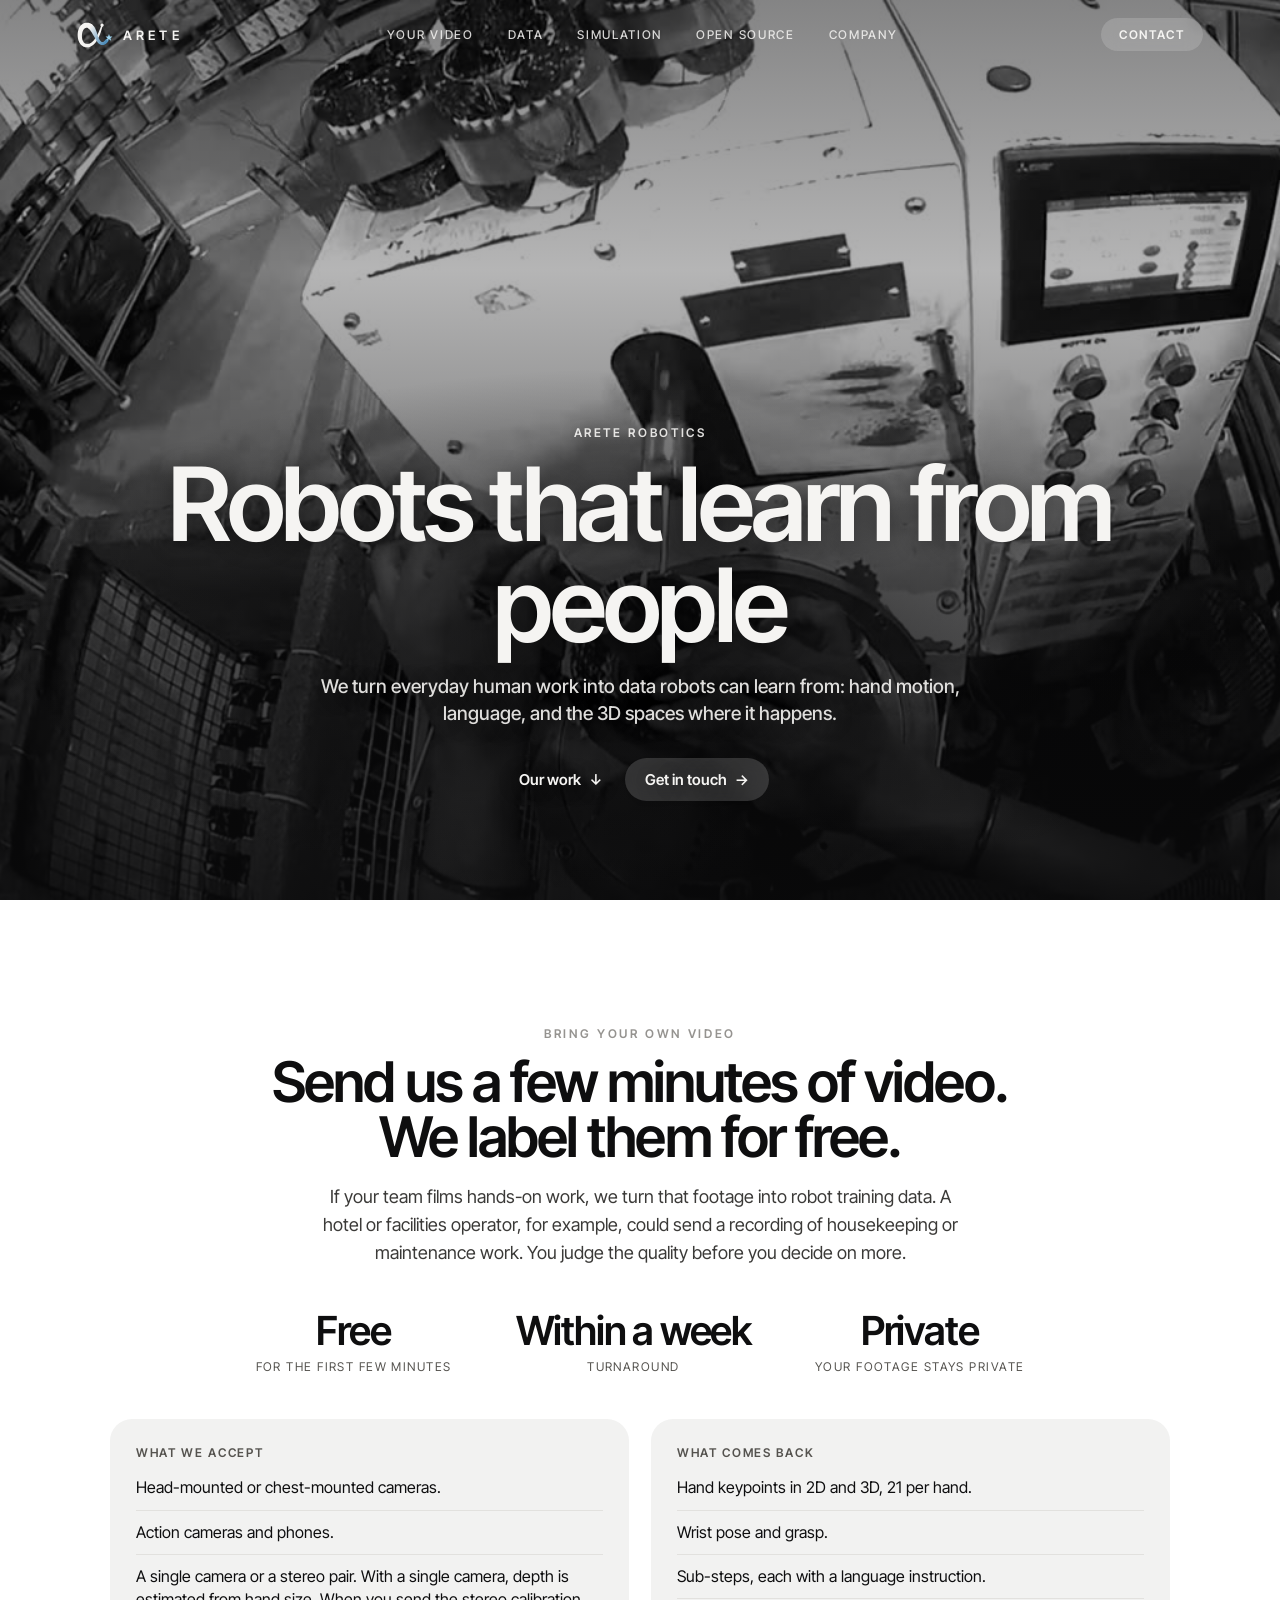
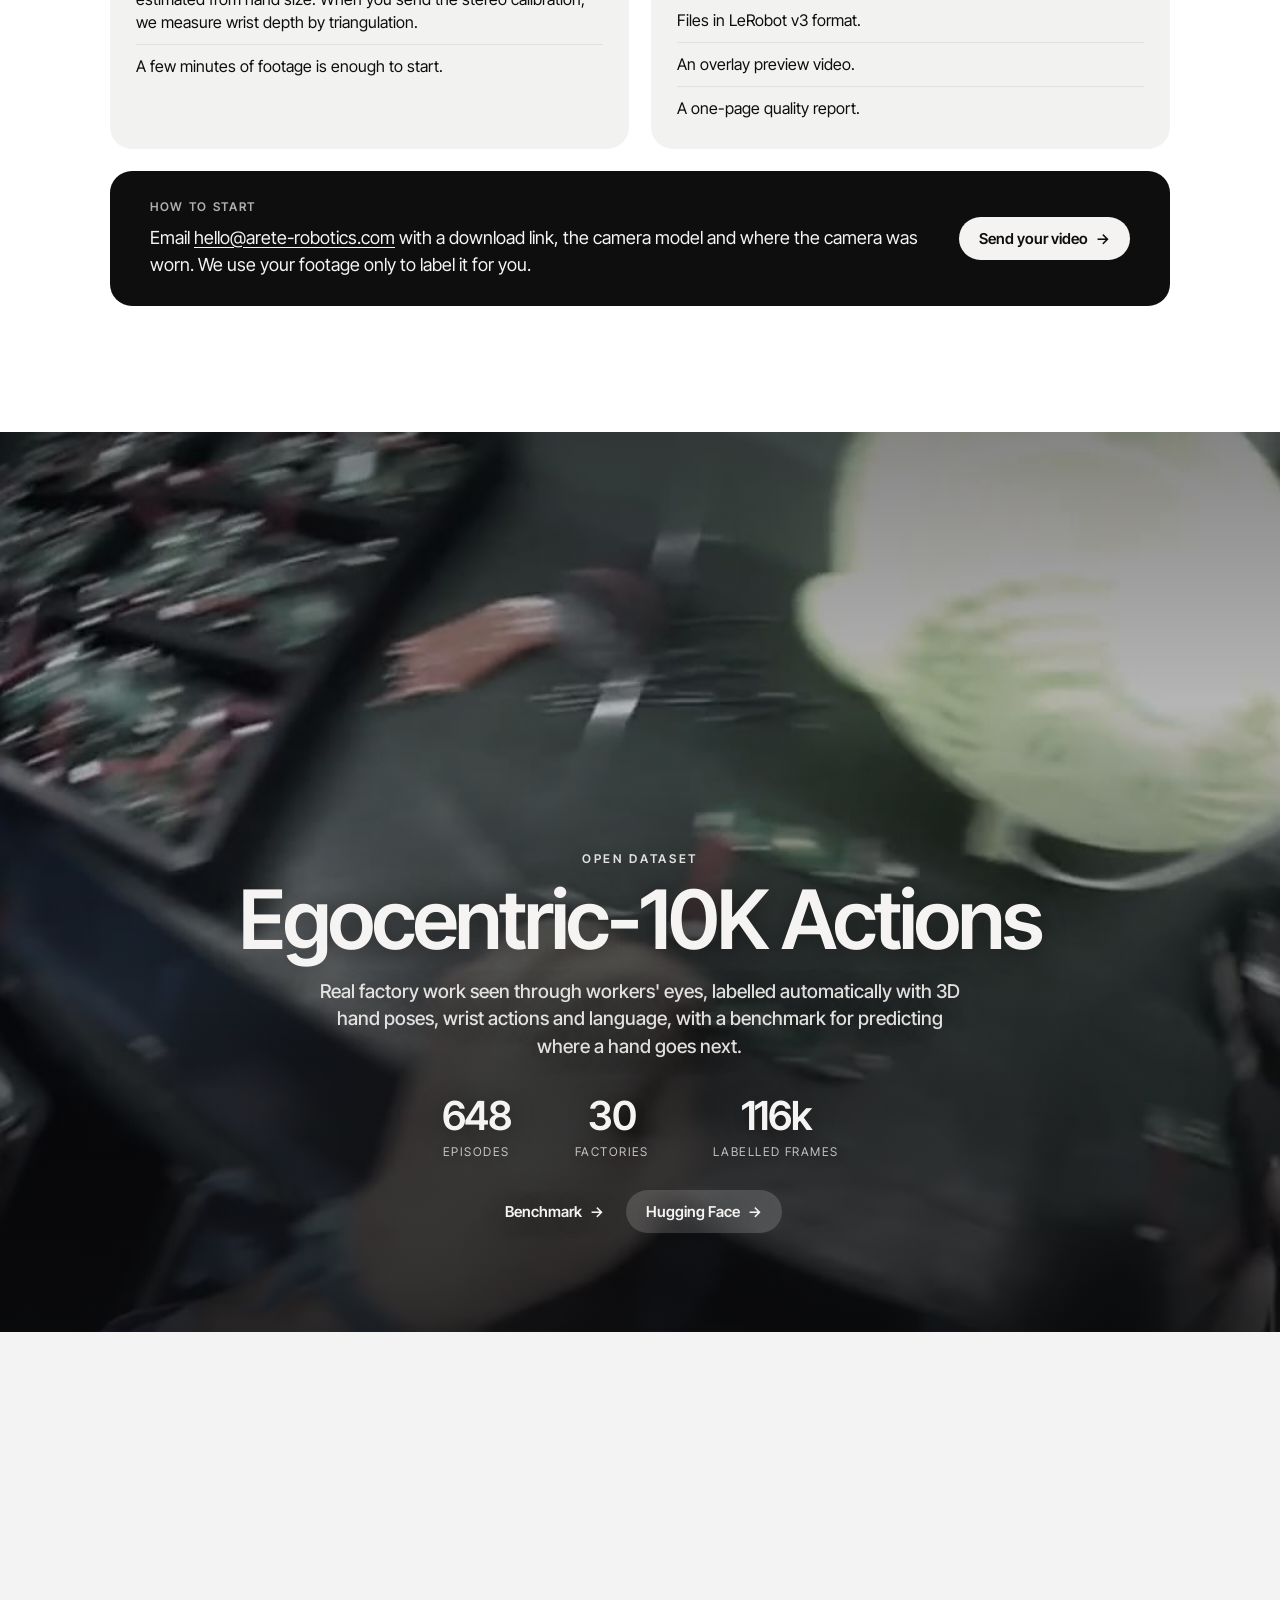
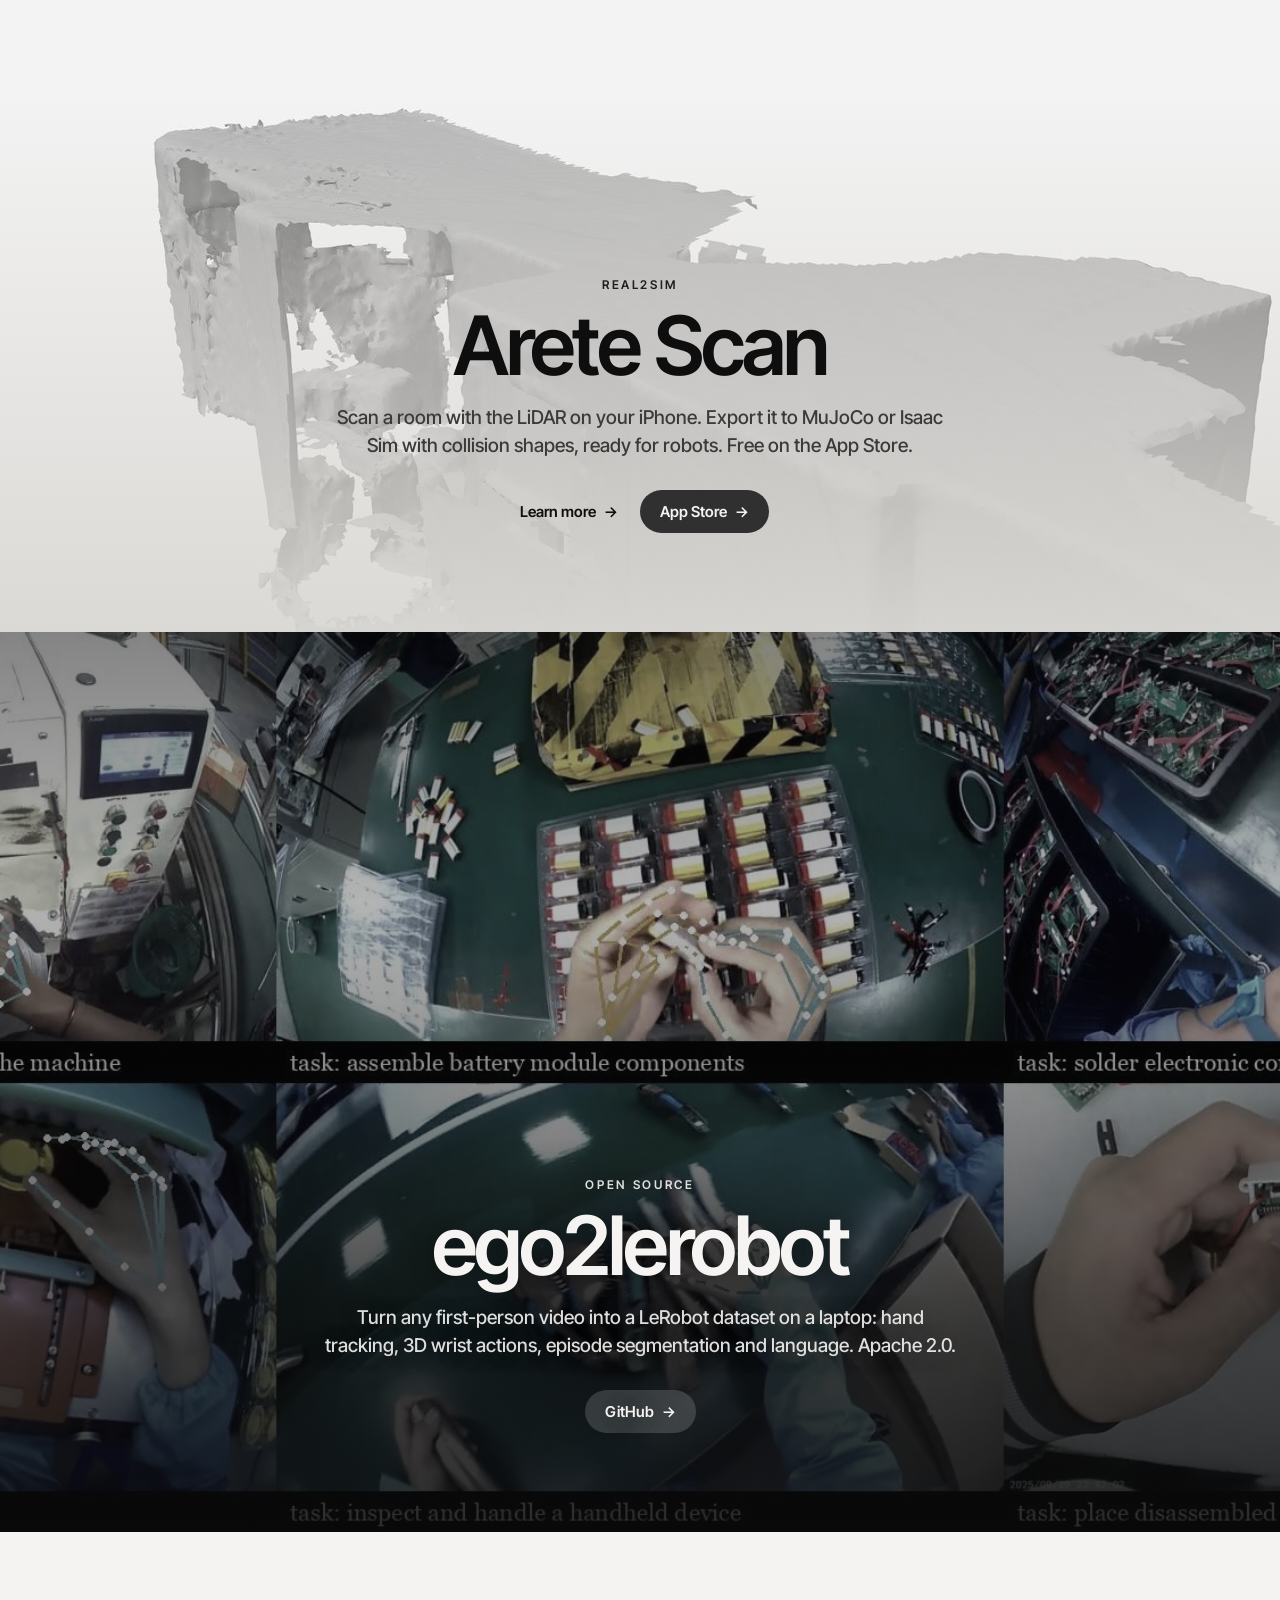
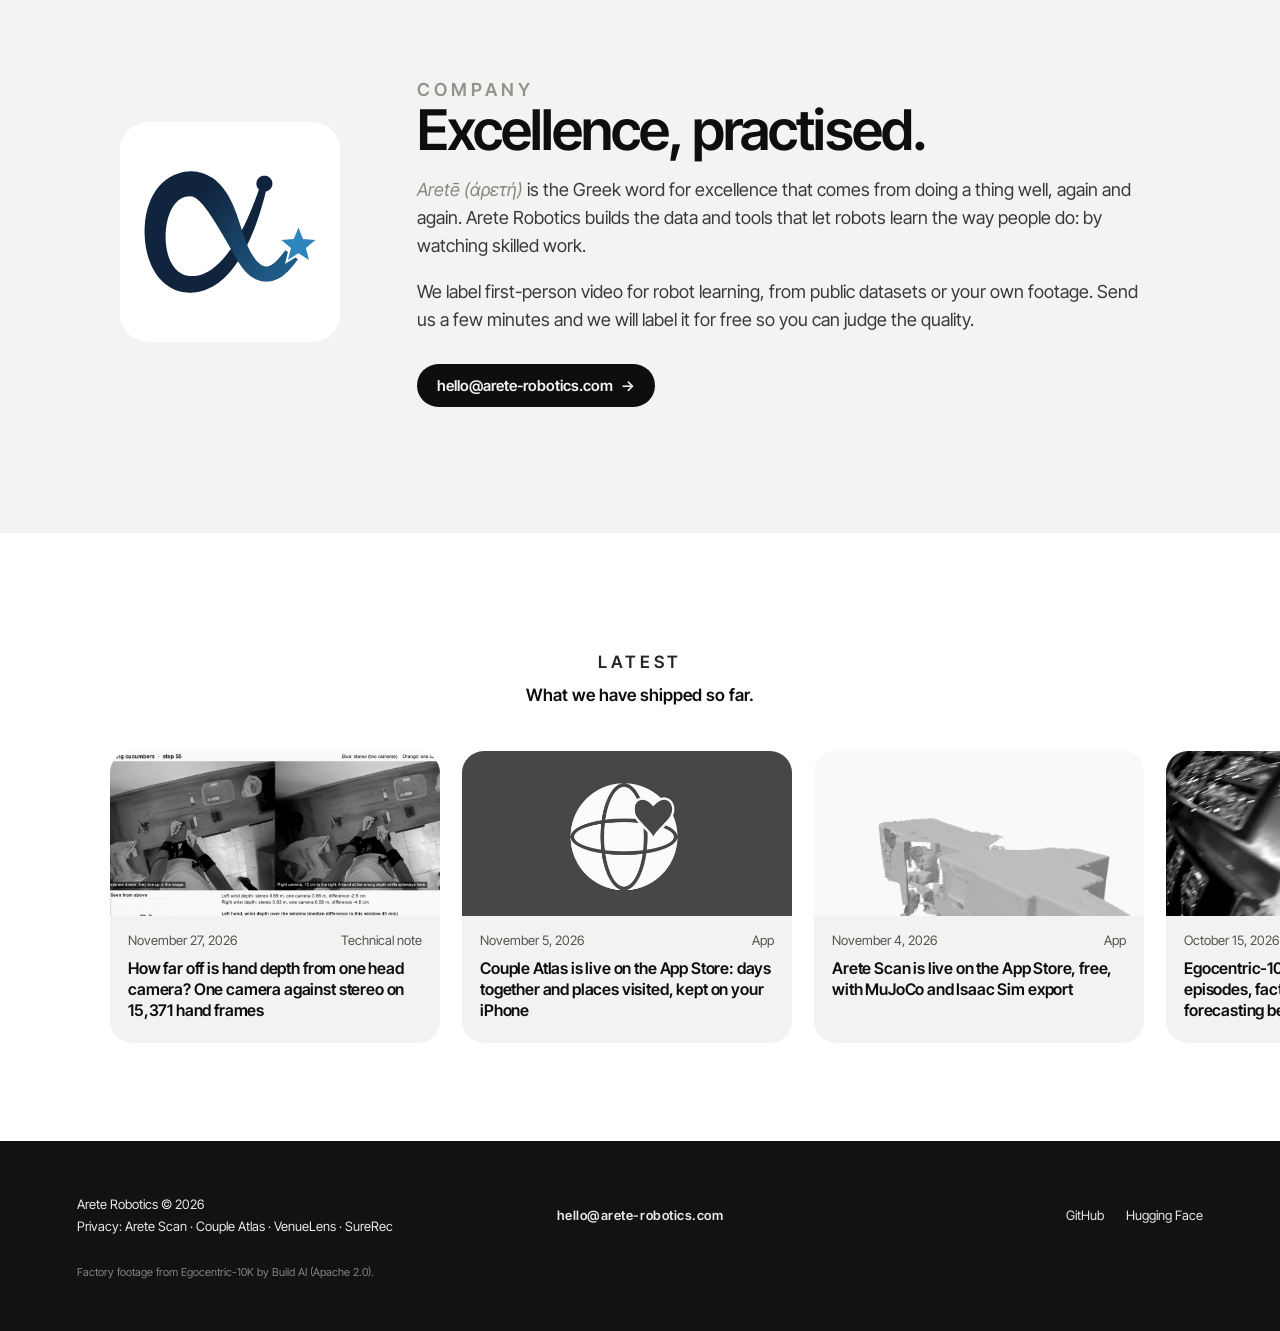
<file: index.html>
<!doctype html>
<html lang="en">
<head>
<meta charset="utf-8">
<meta name="viewport" content="width=device-width, initial-scale=1">
<title>Arete Robotics</title>
<meta name="description" content="Arete Robotics turns everyday human work into data robots can learn from: hand motion, language and the 3D spaces where it happens.">
<link rel="icon" href="favicon.svg" type="image/svg+xml">
<link rel="icon" href="favicon.png" sizes="32x32">
<link rel="apple-touch-icon" href="apple-touch-icon.png">
<link rel="preconnect" href="https://fonts.googleapis.com">
<link rel="preconnect" href="https://fonts.gstatic.com" crossorigin>
<link href="https://fonts.googleapis.com/css2?family=Inter+Tight:wght@400;500;600;700&display=swap" rel="stylesheet">
<style>
:root {
  --ink: #0e0e0f; --paper: #f4f3f1; --stone: #d9d7d3; --mute: #8a8884;
  --on-dark: #f5f4f2; --on-dark-mute: rgba(245,244,242,.9);
  --pill: rgba(255,255,255,.16); --pill-dark: rgba(14,14,15,.82);
  --gutter: 16px;
}
* { box-sizing: border-box; }
html { scroll-behavior: smooth; }
body { margin: 0; background: var(--paper); color: var(--ink); font-family: "Inter Tight", system-ui, -apple-system, sans-serif; -webkit-font-smoothing: antialiased; }
a { color: inherit; text-decoration: none; }

/* nav */
.nav { position: fixed; inset: 0 0 auto 0; z-index: 10; display: flex; align-items: center; justify-content: space-between; padding: 18px clamp(var(--gutter), 6vw, 96px); color: var(--on-dark); transition: background .3s, color .3s; }
.nav.solid { background: rgba(244,243,241,.86); color: var(--ink); backdrop-filter: blur(14px); -webkit-backdrop-filter: blur(14px); }
.brand { display: flex; align-items: center; gap: 10px; font-weight: 600; letter-spacing: .32em; font-size: 13px; }
.brand .mark { width: 36.1px; height: 26px; display: block; overflow: visible; }
.nav { --mark-tail: #4F8DBA; --mark-star: #9FD6F0; }
.nav.solid { --mark-tail: #1F5C88; --mark-star: #2F86BE; }
.links { display: flex; gap: 34px; font-size: 12px; font-weight: 500; letter-spacing: .14em; }
.links a { opacity: .85; } .links a:hover { opacity: 1; }
.cta { font-size: 12px; font-weight: 600; letter-spacing: .14em; padding: 9px 18px; border-radius: 999px; background: var(--pill); backdrop-filter: blur(8px); }
.nav.solid .cta { background: var(--ink); color: var(--paper); }

/* full-bleed panels */
.panel { position: relative; min-height: 100svh; display: grid; place-items: end center; overflow: hidden; color: var(--on-dark); background: #1a1a1b; }
.panel > video, .panel > img.bg { position: absolute; inset: 0; width: 100%; height: 100%; object-fit: cover; }
.panel::after { content: ""; position: absolute; inset: 0; background: linear-gradient(180deg, rgba(10,10,11,.5) 0%, rgba(10,10,11,.3) 30%, rgba(10,10,11,.86) 100%); }
.panel:not(.light) .copy { text-shadow: 0 2px 24px rgba(0,0,0,.45); }
.panel:not(.light) .copy::before { content: ""; position: absolute; inset: -12% -18% 0; z-index: -1; background: radial-gradient(closest-side, rgba(8,8,9,.62), rgba(8,8,9,0)); }
.panel.light { background: var(--stone); color: var(--ink); }
.panel.light::after { background: linear-gradient(180deg, rgba(217,215,211,0) 40%, rgba(217,215,211,.92) 100%); }
.copy { position: relative; z-index: 1; text-align: center; padding: 0 var(--gutter) clamp(56px, 11vh, 120px); max-width: 980px; }
.eyebrow { font-size: 12px; font-weight: 600; letter-spacing: .22em; text-transform: uppercase; margin: 0 0 14px; opacity: .9; }
h1, h2 { font-weight: 600; letter-spacing: -.035em; line-height: .98; margin: 0; }
h1 { font-size: clamp(44px, 8vw, 104px); }
h2 { font-size: clamp(40px, 6.4vw, 84px); }
.lede { font-size: clamp(16px, 1.6vw, 19px); line-height: 1.45; font-weight: 500; margin: 18px auto 0; max-width: 640px; color: var(--on-dark-mute); }
.light .lede { color: #3b3a38; }
.actions { display: flex; gap: 14px; justify-content: center; align-items: center; margin-top: 30px; flex-wrap: wrap; }
.btn { display: inline-flex; align-items: center; gap: 8px; font-size: 15px; font-weight: 600; padding: 12px 20px; border-radius: 999px; }
.btn.ghost { padding-inline: 8px; }
.btn.fill { background: var(--pill); backdrop-filter: blur(10px); -webkit-backdrop-filter: blur(10px); }
.light .btn.fill { background: var(--pill-dark); color: var(--paper); }
.btn:hover .arr { transform: translateX(3px); } .arr { transition: transform .2s; }
.actions.left { justify-content: flex-start; }
.stats { display: flex; gap: clamp(20px, 5vw, 64px); justify-content: center; margin-top: 30px; flex-wrap: wrap; }
.stats div { text-align: center; } .stats b { display: block; font-size: clamp(26px, 3.4vw, 40px); font-weight: 600; letter-spacing: -.03em; }
.stats span { font-size: 12px; letter-spacing: .12em; text-transform: uppercase; opacity: .75; }

/* bring your own video */
.byov { background: #fff; padding: clamp(80px, 14vh, 150px) var(--gutter); }
.byov .inner { max-width: 1060px; margin: 0 auto; }
.byov header { text-align: center; max-width: 780px; margin: 0 auto; }
.byov h2 { font-size: clamp(32px, 4.4vw, 56px); }
.byov .intro { font-size: 18px; line-height: 1.55; color: #3b3a38; margin: 18px auto 0; max-width: 640px; }
.byov .stats { margin-top: 40px; }
.byov .stats span { opacity: 1; color: #55534f; }
.offer { display: grid; grid-template-columns: 1fr 1fr; gap: 22px; margin-top: 44px; }
.offer > div { background: #f2f2f1; border-radius: 22px; padding: 26px 26px 28px; }
.offer h3, .start h3 { font-size: 12px; font-weight: 600; letter-spacing: .14em; text-transform: uppercase; margin: 0 0 16px; color: #55534f; }
.offer ul { margin: 0; padding: 0; list-style: none; }
.offer li { font-size: 16px; line-height: 1.45; padding: 10px 0; border-top: 1px solid #e2e1de; }
.offer li:first-child { border-top: 0; padding-top: 0; }
.offer li:last-child { padding-bottom: 0; }
.start { margin-top: 22px; background: var(--ink); color: var(--on-dark); border-radius: 22px; padding: 28px clamp(22px, 4vw, 40px); display: grid; grid-template-columns: 1fr auto; gap: 24px; align-items: center; }
.start h3 { color: rgba(245,244,242,.7); margin-bottom: 10px; }
.start p { font-size: 18px; line-height: 1.5; margin: 0; }
.start p a { text-decoration: underline; text-underline-offset: 3px; }
.start .btn { background: var(--paper); color: var(--ink); white-space: nowrap; }

/* company */
.company { background: var(--paper); padding: clamp(80px, 14vh, 160px) var(--gutter); }
.company .inner { max-width: 1040px; margin: 0 auto; display: grid; grid-template-columns: 220px 1fr; gap: clamp(28px, 6vw, 80px); align-items: center; }
.company img { width: 100%; aspect-ratio: 1; object-fit: cover; border-radius: 28px; }
.company h2 { font-size: clamp(32px, 4.4vw, 56px); }
.company p { font-size: 18px; line-height: 1.55; color: #3b3a38; margin: 18px 0 0; }
.greek { font-style: italic; color: var(--mute); }

/* news */
.news { background: #fff; padding: clamp(72px, 12vh, 128px) 0 clamp(64px, 10vh, 104px); }
.news header { text-align: center; padding: 0 var(--gutter); }
.news header p { font-size: 17px; font-weight: 600; margin: 10px auto 0; max-width: 360px; line-height: 1.35; }
.cards { display: grid; grid-auto-flow: column; grid-auto-columns: min(330px, 82vw); gap: 22px; overflow-x: auto; scroll-snap-type: x mandatory; padding: 44px max(var(--gutter), calc((100vw - 1060px) / 2)) 8px; scroll-padding-inline: max(var(--gutter), calc((100vw - 1060px) / 2)); scrollbar-width: none; }
.cards::-webkit-scrollbar { display: none; }
.card { scroll-snap-align: start; background: #f2f2f1; border-radius: 22px; overflow: hidden; display: flex; flex-direction: column; }
.card img { width: 100%; aspect-ratio: 2 / 1; object-fit: cover; filter: grayscale(1) contrast(1.05); transition: filter .3s; }
.card:hover img { filter: grayscale(0); }
.card .meta { display: flex; justify-content: space-between; font-size: 13px; color: #55534f; padding: 16px 18px 0; }
.card h3 { font-size: 16px; font-weight: 600; line-height: 1.32; margin: 10px 18px 22px; letter-spacing: -.01em; }

/* footer */
footer { background: #121212; color: #e9e8e6; padding: 52px clamp(var(--gutter), 6vw, 96px); display: grid; grid-template-columns: 1fr auto 1fr; gap: 28px; align-items: center; font-size: 13px; }
footer .left { line-height: 1.7; } footer .left a:hover, footer .right a:hover { text-decoration: underline; }
footer .mail { font-weight: 600; letter-spacing: .04em; }
footer .right { display: flex; gap: 22px; justify-content: flex-end; }
footer small { grid-column: 1 / -1; color: #85837f; font-size: 11px; }

@media (max-width: 1020px) { .links { gap: 24px; } }
@media (max-width: 880px) { .links { display: none; } }
@media (max-width: 760px) {
  .links { display: none; }
  .offer { grid-template-columns: 1fr; }
  .start { grid-template-columns: 1fr; }
  .start .btn { justify-self: start; }
  .company .inner { grid-template-columns: 1fr; text-align: center; }
  .company img { width: 160px; margin: 0 auto; }
  .actions.left { justify-content: center; }
  footer { grid-template-columns: 1fr; text-align: center; }
  footer .right { justify-content: center; }
}
@media (prefers-reduced-motion: reduce) { html { scroll-behavior: auto; } }
</style>
</head>
<body>

<nav class="nav" id="nav">
  <a class="brand" href="#top"><svg class="mark" viewBox="14.51 19.66 84.26 60.69" aria-hidden="true"><defs><linearGradient id="navg" gradientUnits="userSpaceOnUse" x1="45.51" y1="29.89" x2="85.98" y2="60.81"><stop offset="0" stop-color="currentColor"/><stop offset="1" style="stop-color:var(--mark-tail)"/></linearGradient></defs><path d="M71.56 26.60L71.23 27.52L70.90 28.45L70.57 29.38L70.24 30.30L69.91 31.22L69.57 32.15L69.24 33.06L68.89 33.98L68.55 34.90L68.20 35.81L67.84 36.72L67.48 37.63L67.12 38.54L66.75 39.44L66.37 40.34L65.99 41.23L65.61 42.13L65.22 43.02L64.82 43.90L64.41 44.79L64.00 45.67L63.59 46.54L63.16 47.41L62.73 48.28L62.29 49.14L61.85 49.99L61.40 50.84L60.94 51.68L60.47 52.52L59.99 53.35L59.51 54.17L59.01 54.99L58.51 55.80L57.99 56.60L57.47 57.39L56.94 58.16L56.40 58.93L55.84 59.69L55.28 60.44L54.70 61.17L54.12 61.88L53.52 62.59L52.91 63.27L52.29 63.94L51.66 64.58L51.01 65.21L50.35 65.81L49.68 66.39L49.00 66.95L48.31 67.47L47.61 67.97L46.90 68.43L46.17 68.86L45.44 69.26L44.70 69.61L43.96 69.93L43.20 70.21L42.45 70.45L41.69 70.64L40.92 70.79L40.16 70.90L39.39 70.97L38.63 70.99L37.88 70.97L37.14 70.90L36.43 70.79L35.73 70.64L35.06 70.44L34.40 70.20L33.78 69.91L33.17 69.57L32.59 69.20L32.03 68.78L31.49 68.32L30.98 67.82L30.49 67.29L30.03 66.71L29.59 66.11L29.18 65.47L28.80 64.80L28.44 64.11L28.10 63.39L27.79 62.65L27.51 61.88L27.26 61.11L27.02 60.31L26.82 59.51L26.64 58.69L26.48 57.86L26.35 57.02L26.24 56.17L26.15 55.32L26.08 54.46L26.04 53.60L26.02 52.73L26.02 51.87L26.04 51.00L26.08 50.13L26.14 49.27L26.22 48.41L26.33 47.56L26.45 46.72L26.60 45.88L26.77 45.06L26.96 44.24L27.17 43.44L27.41 42.66L27.67 41.89L27.95 41.14L28.25 40.41L28.58 39.70L28.93 39.02L29.30 38.36L29.69 37.74L30.10 37.15L30.52 36.59L30.97 36.08L31.43 35.60L31.90 35.16L32.39 34.76L32.89 34.41L33.39 34.10L33.91 33.83L34.44 33.60L34.98 33.42L35.54 33.27L36.10 33.16L36.67 33.09L37.24 33.05L37.78 33.06L38.28 33.10L38.75 33.18L39.18 33.30L39.60 33.46L40.02 33.67L40.45 33.93L40.89 34.23L41.33 34.59L42.82 35.59L45.72 36.18L48.55 35.35L50.68 33.29L51.61 30.46L51.13 27.51L49.35 25.13L48.24 24.32L47.04 23.58L45.75 22.91L44.39 22.33L42.97 21.85L41.51 21.50L40.03 21.27L38.57 21.17L37.13 21.19L35.73 21.31L34.35 21.53L33.00 21.84L31.67 22.26L30.38 22.76L29.12 23.35L27.91 24.03L26.76 24.78L25.68 25.60L24.66 26.48L23.70 27.41L22.82 28.39L22.01 29.40L21.27 30.44L20.59 31.50L19.97 32.58L19.40 33.67L18.89 34.77L18.44 35.88L18.03 37.00L17.66 38.12L17.34 39.24L17.06 40.37L16.81 41.49L16.60 42.62L16.43 43.74L16.28 44.86L16.17 45.98L16.09 47.10L16.04 48.21L16.02 49.33L16.02 50.44L16.05 51.55L16.11 52.65L16.19 53.76L16.30 54.87L16.45 55.97L16.62 57.08L16.82 58.18L17.05 59.28L17.32 60.38L17.62 61.47L17.95 62.56L18.33 63.64L18.74 64.72L19.19 65.78L19.69 66.84L20.24 67.88L20.83 68.90L21.48 69.91L22.18 70.89L22.94 71.84L23.75 72.76L24.62 73.64L25.55 74.47L26.54 75.25L27.58 75.96L28.67 76.61L29.81 77.18L30.99 77.67L32.19 78.08L33.41 78.40L34.65 78.63L35.89 78.78L37.12 78.85L38.34 78.84L39.55 78.76L40.74 78.61L41.92 78.39L43.08 78.11L44.22 77.77L45.33 77.37L46.41 76.92L47.46 76.41L48.48 75.87L49.47 75.28L50.42 74.65L51.33 73.99L52.21 73.30L53.06 72.59L53.88 71.85L54.67 71.09L55.43 70.31L56.16 69.52L56.87 68.71L57.55 67.89L58.21 67.05L58.85 66.21L59.46 65.35L60.06 64.49L60.64 63.62L61.20 62.74L61.74 61.86L62.27 60.97L62.78 60.07L63.28 59.17L63.77 58.26L64.24 57.35L64.70 56.44L65.14 55.52L65.58 54.59L66.00 53.67L66.42 52.74L66.82 51.81L67.22 50.87L67.60 49.94L67.98 49.00L68.34 48.06L68.70 47.11L69.05 46.17L69.39 45.22L69.73 44.27L70.05 43.32L70.37 42.36L70.68 41.41L70.99 40.45L71.29 39.49L71.58 38.53L71.86 37.57L72.14 36.61L72.41 35.65L72.68 34.68L72.94 33.72L73.19 32.75L73.43 31.78L73.67 30.81L73.90 29.84L74.12 28.86L74.34 27.89L74.50 27.05L74.35 26.34L73.89 25.79L73.23 25.52L72.51 25.58L71.91 25.97L71.69 26.26Z" fill="currentColor"/><path d="M41.33 34.59L41.79 34.99L42.26 35.44L42.74 35.94L43.22 36.47L43.71 37.04L44.21 37.64L44.70 38.27L45.20 38.93L45.70 39.61L46.21 40.31L46.71 41.03L47.21 41.76L47.71 42.52L48.22 43.28L48.72 44.06L49.22 44.85L49.72 45.65L50.23 46.46L50.73 47.28L51.23 48.10L51.73 48.94L52.23 49.78L52.74 50.62L53.24 51.47L53.74 52.33L54.24 53.19L54.74 54.06L55.24 54.93L55.75 55.80L56.25 56.68L56.75 57.57L57.26 58.46L57.77 59.35L58.28 60.25L58.79 61.15L59.32 62.06L59.85 62.97L60.40 63.89L60.97 64.81L61.57 65.72L62.22 66.64L62.91 67.54L63.66 68.44L64.48 69.31L65.37 70.16L66.35 70.95L67.42 71.68L68.57 72.32L69.81 72.86L71.13 73.27L72.52 73.52L73.94 73.61L75.36 73.52L76.75 73.27L78.06 72.87L79.30 72.34L80.43 71.72L81.48 71.03L82.45 70.30L83.34 69.53L84.17 68.74L84.96 67.93L85.69 67.11L86.40 66.29L87.07 65.47L87.72 64.64L88.34 63.81L88.95 62.99L87.76 62.10L84.20 59.51L82.99 58.61L82.42 59.38L81.85 60.13L81.28 60.86L80.71 61.57L80.13 62.25L79.55 62.90L78.96 63.51L78.37 64.09L77.78 64.61L77.19 65.07L76.60 65.48L76.04 65.81L75.49 66.07L74.96 66.25L74.44 66.36L73.94 66.39L73.44 66.36L72.93 66.25L72.40 66.07L71.86 65.82L71.32 65.50L70.78 65.11L70.24 64.66L69.72 64.15L69.20 63.59L68.69 62.97L68.19 62.30L67.70 61.60L67.23 60.86L66.77 60.09L66.32 59.30L65.90 58.48L65.49 57.65L65.10 56.79L64.73 55.92L64.37 55.04L64.03 54.14L63.69 53.24L63.37 52.32L63.05 51.39L62.74 50.46L62.43 49.53L62.13 48.58L61.82 47.63L61.52 46.68L61.21 45.72L60.89 44.76L60.57 43.79L60.24 42.83L59.90 41.85L59.55 40.88L59.18 39.91L58.80 38.93L58.39 37.95L57.97 36.97L57.52 35.99L57.04 35.01L56.53 34.03L55.99 33.05L55.41 32.08L54.79 31.11L54.13 30.14L53.41 29.19L52.63 28.25L51.78 27.32L50.87 26.42L49.88 25.55L48.80 24.72L46.10 23.53L43.16 23.74L40.65 25.31L39.16 27.87L39.02 30.84L40.27 33.54L40.27 33.54Z" fill="url(#navg)"/><path d="M76.80 27.00L76.73 27.74L76.51 28.45L76.16 29.11L75.69 29.69L75.11 30.16L74.45 30.51L73.74 30.73L73.00 30.80L72.26 30.73L71.55 30.51L70.89 30.16L70.31 29.69L69.84 29.11L69.49 28.45L69.27 27.74L69.20 27.00L69.27 26.26L69.49 25.55L69.84 24.89L70.31 24.31L70.89 23.84L71.55 23.49L72.26 23.27L73.00 23.20L73.74 23.27L74.45 23.49L75.11 23.84L75.69 24.31L76.16 24.89L76.51 25.55L76.73 26.26L76.78 26.63Z" fill="currentColor"/><path d="M89.18 47.89L91.38 53.38L97.27 53.77L92.74 57.56L94.18 63.29L89.18 60.15L84.18 63.29L85.62 57.56L81.09 53.77L86.98 53.38Z" style="fill:var(--mark-star)"/></svg>ARETE</a>
  <div class="links">
    <a href="#your-video">YOUR VIDEO</a><a href="#data">DATA</a><a href="#scan">SIMULATION</a><a href="#code">OPEN SOURCE</a><a href="#company">COMPANY</a>
  </div>
  <a class="cta" href="mailto:hello@arete-robotics.com">CONTACT</a>
</nav>

<section class="panel" id="top">
  <video autoplay muted loop playsinline poster="media/hero.jpg"><source src="media/hero.mp4" type="video/mp4"></video>
  <div class="copy">
    <p class="eyebrow">Arete Robotics</p>
    <h1>Robots that learn from people</h1>
    <p class="lede">We turn everyday human work into data robots can learn from: hand motion, language, and the 3D spaces where it happens.</p>
    <div class="actions">
      <a class="btn ghost" href="#data">Our work <span class="arr">↓</span></a>
      <a class="btn fill" href="mailto:hello@arete-robotics.com">Get in touch <span class="arr">→</span></a>
    </div>
  </div>
</section>

<section class="byov" id="your-video">
  <div class="inner">
    <header>
      <p class="eyebrow" style="color:var(--mute)">Bring your own video</p>
      <h2>Send us a few minutes of video. We label them for free.</h2>
      <p class="intro">If your team films hands-on work, we turn that footage into robot training data. A hotel or facilities operator, for example, could send a recording of housekeeping or maintenance work. You judge the quality before you decide on more.</p>
    </header>
    <div class="stats">
      <div><b>Free</b><span>for the first few minutes</span></div>
      <div><b>Within a week</b><span>turnaround</span></div>
      <div><b>Private</b><span>your footage stays private</span></div>
    </div>
    <div class="offer">
      <div>
        <h3>What we accept</h3>
        <ul>
          <li>Head-mounted or chest-mounted cameras.</li>
          <li>Action cameras and phones.</li>
          <li>A single camera or a stereo pair. With a single camera, depth is estimated from hand size. When you send the stereo calibration, we measure wrist depth by triangulation.</li>
          <li>A few minutes of footage is enough to start.</li>
        </ul>
      </div>
      <div>
        <h3>What comes back</h3>
        <ul>
          <li>Hand keypoints in 2D and 3D, 21 per hand.</li>
          <li>Wrist pose and grasp.</li>
          <li>Sub-steps, each with a language instruction.</li>
          <li>Files in LeRobot v3 format.</li>
          <li>An overlay preview video.</li>
          <li>A one-page quality report.</li>
        </ul>
      </div>
    </div>
    <div class="start">
      <div>
        <h3>How to start</h3>
        <p>Email <a href="mailto:hello@arete-robotics.com">hello@arete-robotics.com</a> with a download link, the camera model and where the camera was worn. We use your footage only to label it for you.</p>
      </div>
      <a class="btn" href="mailto:hello@arete-robotics.com?subject=Video%20to%20label">Send your video <span class="arr">→</span></a>
    </div>
  </div>
</section>

<section class="panel" id="data">
  <video autoplay muted loop playsinline poster="media/hands.jpg"><source src="media/hands.mp4" type="video/mp4"></video>
  <div class="copy">
    <p class="eyebrow">Open dataset</p>
    <h2>Egocentric-10K Actions</h2>
    <p class="lede">Real factory work seen through workers' eyes, labelled automatically with 3D hand poses, wrist actions and language, with a benchmark for predicting where a hand goes next.</p>
    <div class="stats">
      <div><b>648</b><span>episodes</span></div>
      <div><b>30</b><span>factories</span></div>
      <div><b>116k</b><span>labelled frames</span></div>
    </div>
    <div class="actions">
      <a class="btn ghost" href="https://huggingface.co/datasets/arete-robotics/egocentric-10k-actions#benchmark-where-will-the-hand-be-in-one-second">Benchmark <span class="arr">→</span></a>
      <a class="btn fill" href="https://huggingface.co/datasets/arete-robotics/egocentric-10k-actions">Hugging Face <span class="arr">→</span></a>
    </div>
  </div>
</section>

<section class="panel light" id="scan">
  <img class="bg" src="media/scan.jpg" alt="A room scanned with an iPhone, shown as a grey 3D model">
  <div class="copy">
    <p class="eyebrow">Real2Sim</p>
    <h2>Arete Scan</h2>
    <p class="lede">Scan a room with the LiDAR on your iPhone. Export it to MuJoCo or Isaac Sim with collision shapes, ready for robots. Free on the App Store.</p>
    <div class="actions">
      <a class="btn ghost" href="scan/index.html">Learn more <span class="arr">→</span></a>
      <a class="btn fill" href="https://apps.apple.com/us/app/arete-scan/id6823256128">App Store <span class="arr">→</span></a>
    </div>
  </div>
</section>

<section class="panel" id="code">
  <img class="bg" src="media/grid.jpg" alt="Six factory videos with hand keypoints and task labels produced by ego2lerobot">
  <div class="copy">
    <p class="eyebrow">Open source</p>
    <h2>ego2lerobot</h2>
    <p class="lede">Turn any first-person video into a LeRobot dataset on a laptop: hand tracking, 3D wrist actions, episode segmentation and language. Apache 2.0.</p>
    <div class="actions">
      <a class="btn fill" href="https://github.com/arete-robotics/ego2lerobot">GitHub <span class="arr">→</span></a>
    </div>
  </div>
</section>

<section class="company" id="company">
  <div class="inner">
    <img src="media/alpha_panel.svg" alt="The Arete Robotics mark: a Greek alpha drawn from a dark starting point, rising into a blue star">
    <div>
      <p class="eyebrow" style="color:var(--mute)">Company</p>
      <h2>Excellence, practised.</h2>
      <p><span class="greek">Aretē (ἀρετή)</span> is the Greek word for excellence that comes from doing a thing well, again and again. Arete Robotics builds the data and tools that let robots learn the way people do: by watching skilled work.</p>
      <p>We label first-person video for robot learning, from public datasets or your own footage. Send us a few minutes and we will label it for free so you can judge the quality.</p>
      <div class="actions left">
        <a class="btn" style="background:var(--ink);color:var(--paper)" href="mailto:hello@arete-robotics.com">hello@arete-robotics.com <span class="arr">→</span></a>
      </div>
    </div>
  </div>
</section>

<section class="news">
  <header>
    <p class="eyebrow">Latest</p>
    <p>What we have shipped so far.</p>
  </header>
  <div class="cards">
    <a class="card" href="notes/mono-vs-stereo/"><img src="media/mono-vs-stereo.jpg" alt=""><div class="meta"><span>November 27, 2026</span><span>Technical note</span></div><h3>How far off is hand depth from one head camera? One camera against stereo on 15,371 hand frames</h3></a>
    <a class="card" href="https://apps.apple.com/us/app/couple-atlas-love-days-map/id6829109302"><img src="media/coupleatlas.jpg" alt=""><div class="meta"><span>November 5, 2026</span><span>App</span></div><h3>Couple Atlas is live on the App Store: days together and places visited, kept on your iPhone</h3></a>
    <a class="card" href="https://apps.apple.com/us/app/arete-scan/id6823256128"><img src="media/scan.jpg" alt=""><div class="meta"><span>November 4, 2026</span><span>App</span></div><h3>Arete Scan is live on the App Store, free, with MuJoCo and Isaac Sim export</h3></a>
    <a class="card" href="https://huggingface.co/datasets/arete-robotics/egocentric-10k-actions"><img src="media/hands.jpg" alt=""><div class="meta"><span>October 15, 2026</span><span>Dataset</span></div><h3>Egocentric-10K Actions 2.0: 648 episodes, factory-level splits and a forecasting benchmark</h3></a>
    <a class="card" href="scan/index.html"><img src="media/sim.jpg" alt=""><div class="meta"><span>October 15, 2026</span><span>App</span></div><h3>Arete Scan submitted to the App Store, with MuJoCo and Isaac Sim export</h3></a>
    <a class="card" href="https://github.com/arete-robotics/ego2lerobot"><img src="media/grid.jpg" alt=""><div class="meta"><span>October 12, 2026</span><span>Open source</span></div><h3>ego2lerobot 0.1.0: first-person video to LeRobot datasets</h3></a>
    <a class="card" href="https://huggingface.co/datasets/arete-robotics/egocentric-10k-actions-sample"><img src="media/hero.jpg" alt=""><div class="meta"><span>October 12, 2026</span><span>Dataset</span></div><h3>A free 41-minute sample of labelled factory work</h3></a>
  </div>
</section>

<footer>
  <div class="left">
    Arete Robotics © 2026<br>
    Privacy: <a href="scan/privacy.html">Arete Scan</a> · <a href="coupleatlas/privacy.html">Couple Atlas</a> · <a href="venuelens/privacy.html">VenueLens</a> · <a href="surerec/privacy.html">SureRec</a>
  </div>
  <a class="mail" href="mailto:hello@arete-robotics.com">hello@arete-robotics.com</a>
  <div class="right">
    <a href="https://github.com/arete-robotics">GitHub</a>
    <a href="https://huggingface.co/arete-robotics">Hugging Face</a>
  </div>
  <small>Factory footage from Egocentric-10K by Build AI (Apache 2.0).</small>
</footer>

<script>
const nav = document.getElementById('nav');
const onScroll = () => {
  const dark = [...document.querySelectorAll('.panel:not(.light)')].some(p => { const r = p.getBoundingClientRect(); return r.top <= 40 && r.bottom > 40; });
  nav.classList.toggle('solid', !dark);
};
addEventListener('scroll', onScroll, { passive: true }); onScroll();
</script>
</body>
</html>
</file>
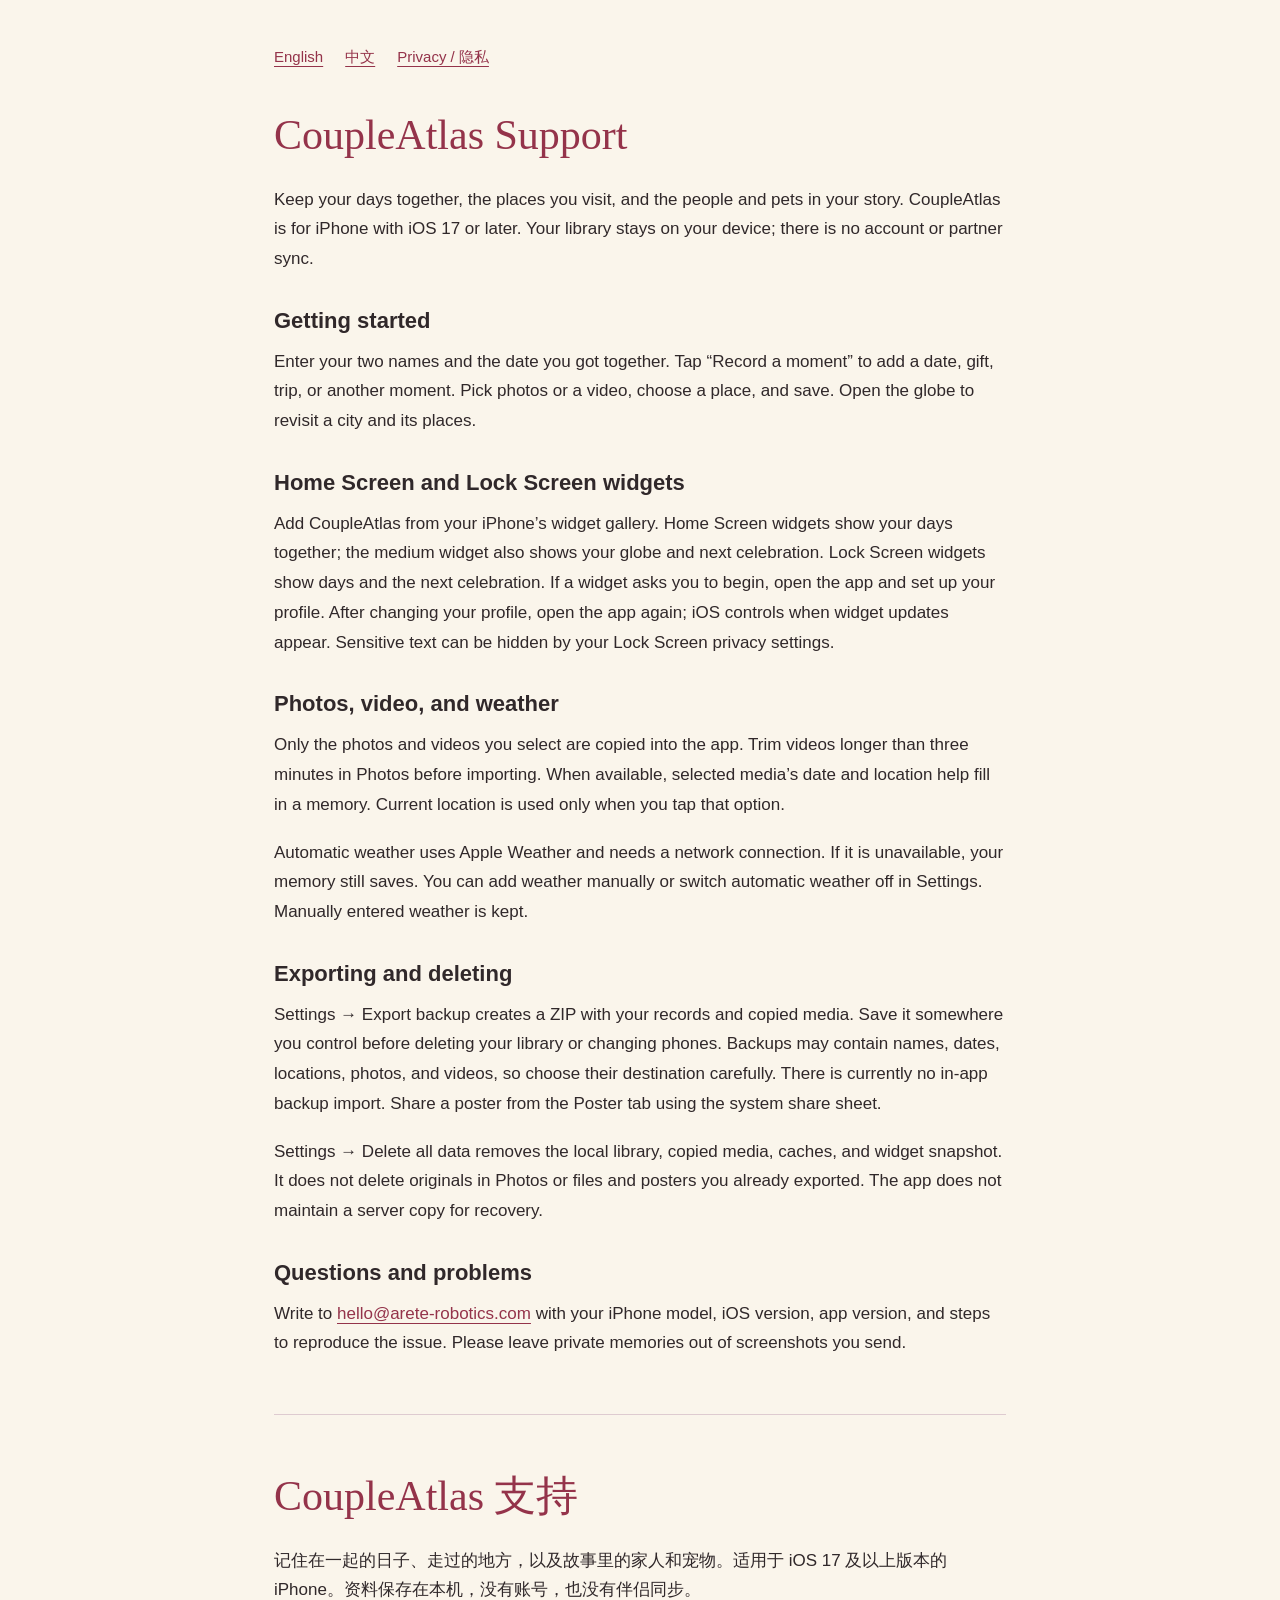
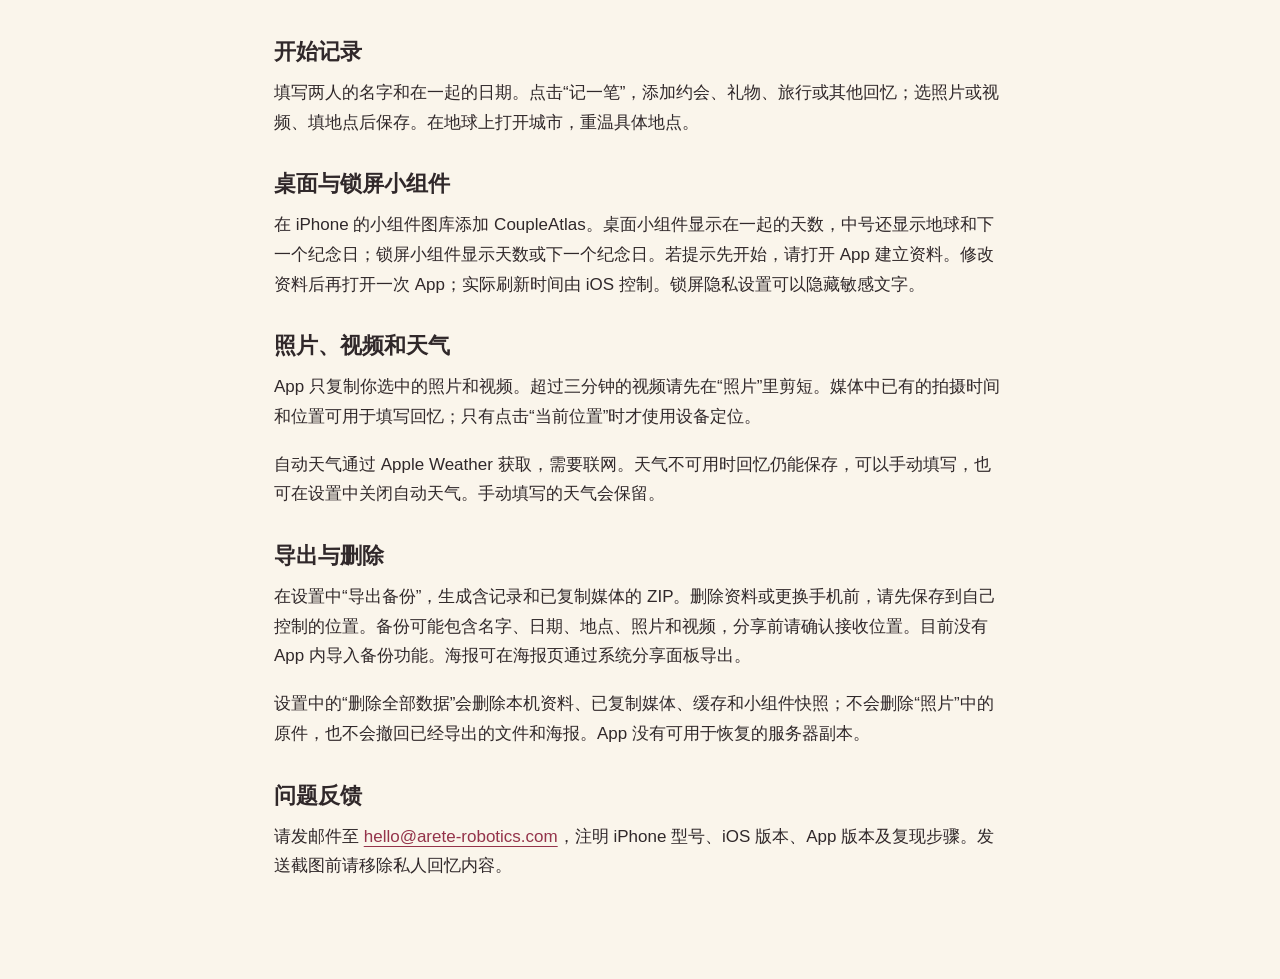
<file: coupleatlas/index.html>
<!doctype html>
<html lang="en">
<head><meta charset="utf-8"><meta name="viewport" content="width=device-width, initial-scale=1"><title>CoupleAtlas Support / 支持</title><link rel="stylesheet" href="style.css"></head>
<body><main>
<nav aria-label="Language and privacy"><a href="#en">English</a><a href="#zh">中文</a><a href="privacy.html">Privacy / 隐私</a></nav>
<section id="en" lang="en">
<h1>CoupleAtlas Support</h1>
<p>Keep your days together, the places you visit, and the people and pets in your story. CoupleAtlas is for iPhone with iOS 17 or later. Your library stays on your device; there is no account or partner sync.</p>
<h2>Getting started</h2>
<p>Enter your two names and the date you got together. Tap “Record a moment” to add a date, gift, trip, or another moment. Pick photos or a video, choose a place, and save. Open the globe to revisit a city and its places.</p>
<h2>Home Screen and Lock Screen widgets</h2>
<p>Add CoupleAtlas from your iPhone’s widget gallery. Home Screen widgets show your days together; the medium widget also shows your globe and next celebration. Lock Screen widgets show days and the next celebration. If a widget asks you to begin, open the app and set up your profile. After changing your profile, open the app again; iOS controls when widget updates appear. Sensitive text can be hidden by your Lock Screen privacy settings.</p>
<h2>Photos, video, and weather</h2>
<p>Only the photos and videos you select are copied into the app. Trim videos longer than three minutes in Photos before importing. When available, selected media’s date and location help fill in a memory. Current location is used only when you tap that option.</p>
<p>Automatic weather uses Apple Weather and needs a network connection. If it is unavailable, your memory still saves. You can add weather manually or switch automatic weather off in Settings. Manually entered weather is kept.</p>
<h2>Exporting and deleting</h2>
<p>Settings → Export backup creates a ZIP with your records and copied media. Save it somewhere you control before deleting your library or changing phones. Backups may contain names, dates, locations, photos, and videos, so choose their destination carefully. There is currently no in-app backup import. Share a poster from the Poster tab using the system share sheet.</p>
<p>Settings → Delete all data removes the local library, copied media, caches, and widget snapshot. It does not delete originals in Photos or files and posters you already exported. The app does not maintain a server copy for recovery.</p>
<h2>Questions and problems</h2>
<p>Write to <a href="mailto:hello@arete-robotics.com">hello@arete-robotics.com</a> with your iPhone model, iOS version, app version, and steps to reproduce the issue. Please leave private memories out of screenshots you send.</p>
</section><hr>
<section id="zh" lang="zh-CN">
<h1>CoupleAtlas 支持</h1>
<p>记住在一起的日子、走过的地方，以及故事里的家人和宠物。适用于 iOS 17 及以上版本的 iPhone。资料保存在本机，没有账号，也没有伴侣同步。</p>
<h2>开始记录</h2>
<p>填写两人的名字和在一起的日期。点击“记一笔”，添加约会、礼物、旅行或其他回忆；选照片或视频、填地点后保存。在地球上打开城市，重温具体地点。</p>
<h2>桌面与锁屏小组件</h2>
<p>在 iPhone 的小组件图库添加 CoupleAtlas。桌面小组件显示在一起的天数，中号还显示地球和下一个纪念日；锁屏小组件显示天数或下一个纪念日。若提示先开始，请打开 App 建立资料。修改资料后再打开一次 App；实际刷新时间由 iOS 控制。锁屏隐私设置可以隐藏敏感文字。</p>
<h2>照片、视频和天气</h2>
<p>App 只复制你选中的照片和视频。超过三分钟的视频请先在“照片”里剪短。媒体中已有的拍摄时间和位置可用于填写回忆；只有点击“当前位置”时才使用设备定位。</p>
<p>自动天气通过 Apple Weather 获取，需要联网。天气不可用时回忆仍能保存，可以手动填写，也可在设置中关闭自动天气。手动填写的天气会保留。</p>
<h2>导出与删除</h2>
<p>在设置中“导出备份”，生成含记录和已复制媒体的 ZIP。删除资料或更换手机前，请先保存到自己控制的位置。备份可能包含名字、日期、地点、照片和视频，分享前请确认接收位置。目前没有 App 内导入备份功能。海报可在海报页通过系统分享面板导出。</p>
<p>设置中的“删除全部数据”会删除本机资料、已复制媒体、缓存和小组件快照；不会删除“照片”中的原件，也不会撤回已经导出的文件和海报。App 没有可用于恢复的服务器副本。</p>
<h2>问题反馈</h2>
<p>请发邮件至 <a href="mailto:hello@arete-robotics.com">hello@arete-robotics.com</a>，注明 iPhone 型号、iOS 版本、App 版本及复现步骤。发送截图前请移除私人回忆内容。</p>
</section>
</main></body></html>
</file>
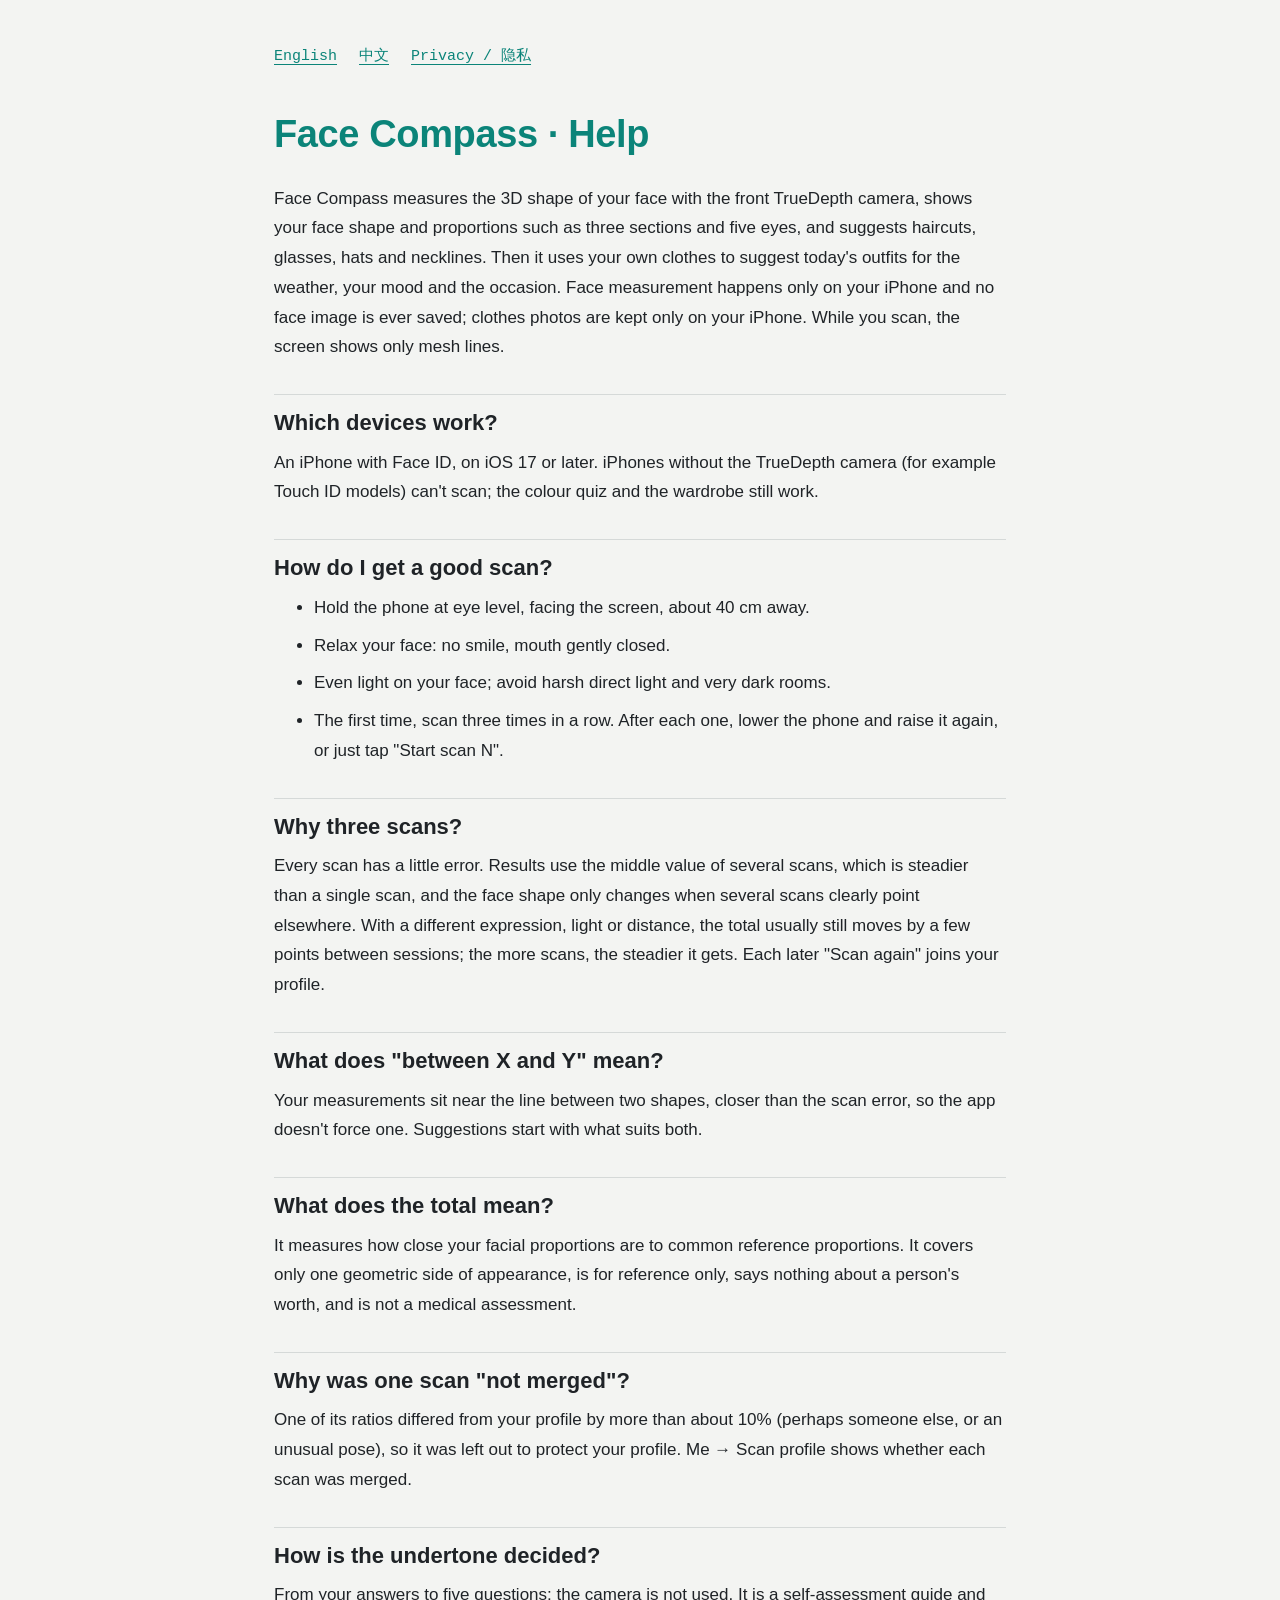
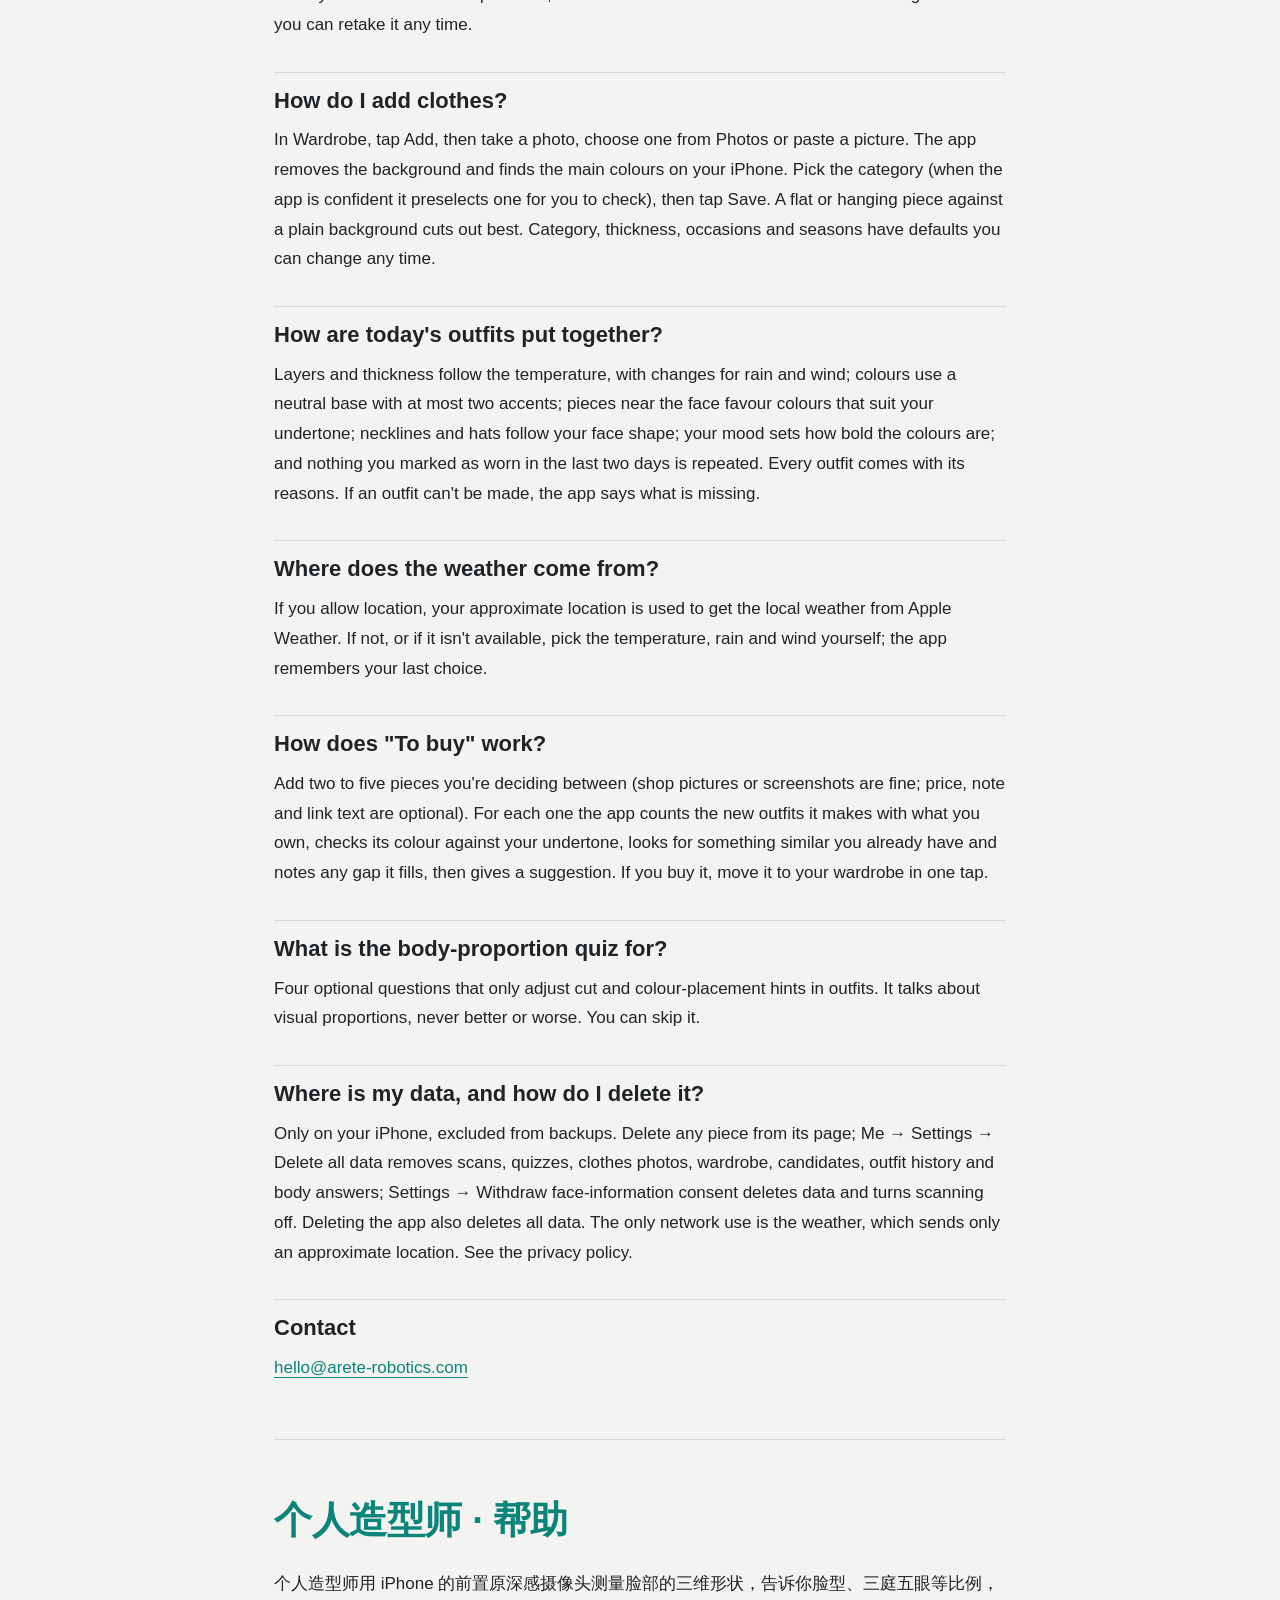
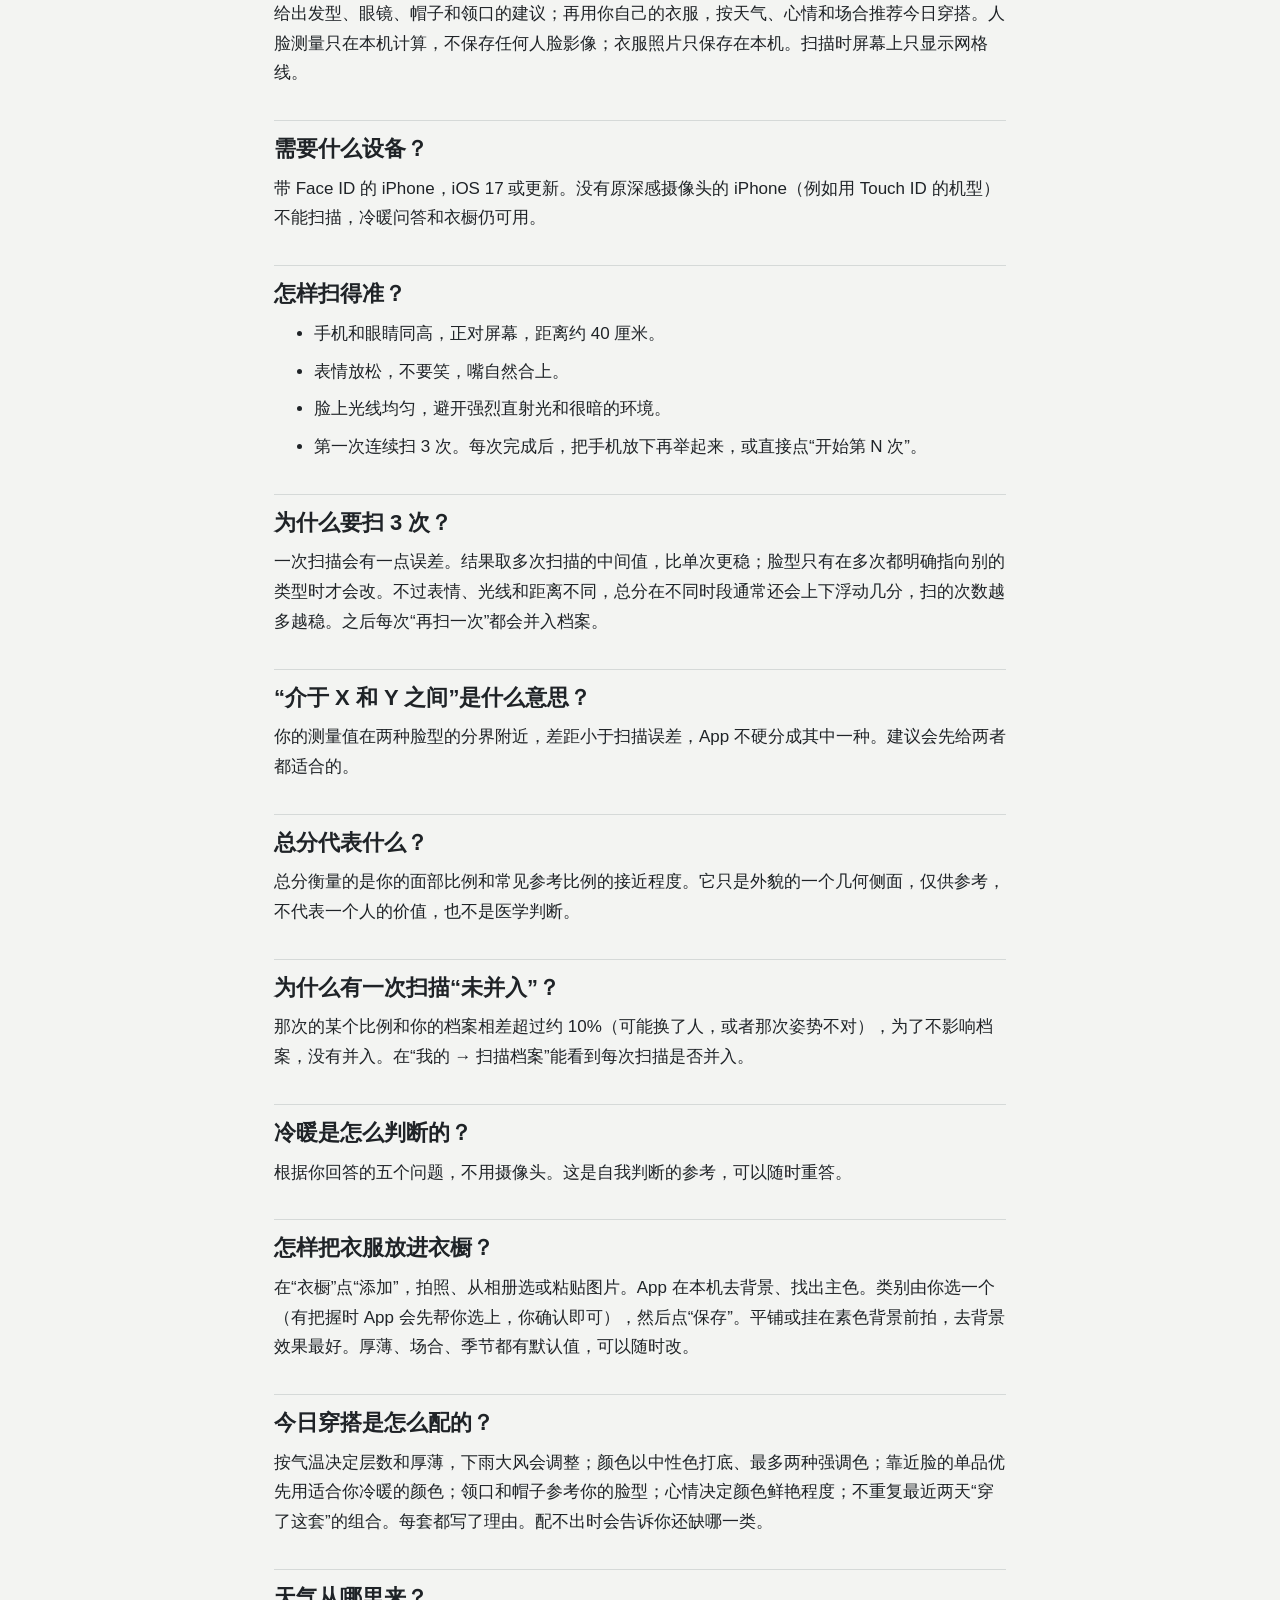
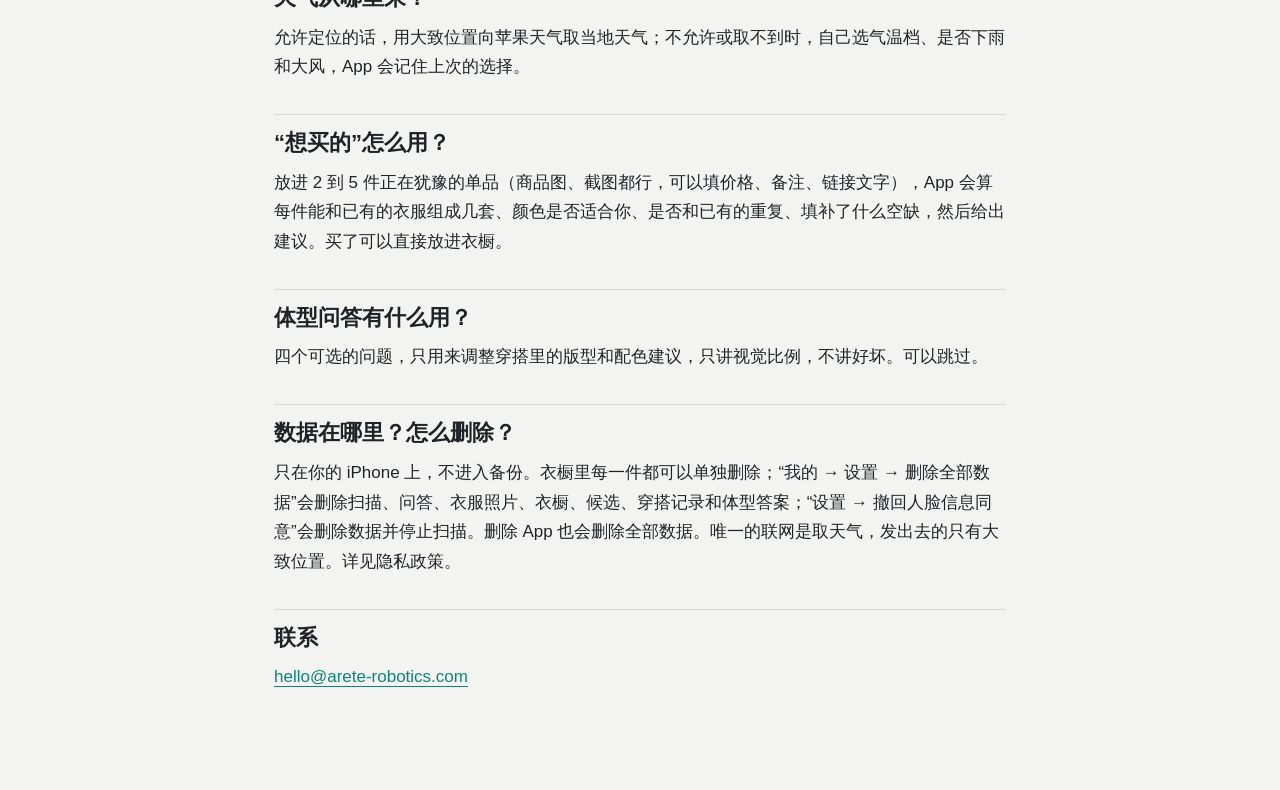
<file: facecompass/index.html>
<!doctype html>
<html lang="en">
<head><meta charset="utf-8"><meta name="viewport" content="width=device-width, initial-scale=1"><title>Face Compass Support / 个人造型师 支持</title><link rel="stylesheet" href="style.css"></head>
<body><main>
<nav aria-label="Language"><a href="#en">English</a><a href="#zh">中文</a><a href="privacy.html">Privacy / 隐私</a></nav>
<section id="en" lang="en">
<h1>Face Compass · Help</h1>
<p>Face Compass measures the 3D shape of your face with the front TrueDepth camera, shows your face shape and proportions such as three sections and five eyes, and suggests haircuts, glasses, hats and necklines. Then it uses your own clothes to suggest today's outfits for the weather, your mood and the occasion. Face measurement happens only on your iPhone and no face image is ever saved; clothes photos are kept only on your iPhone. While you scan, the screen shows only mesh lines.</p>
<h2>Which devices work?</h2>
<p>An iPhone with Face ID, on iOS 17 or later. iPhones without the TrueDepth camera (for example Touch ID models) can't scan; the colour quiz and the wardrobe still work.</p>
<h2>How do I get a good scan?</h2>
<ul>
<li>Hold the phone at eye level, facing the screen, about 40 cm away.</li>
<li>Relax your face: no smile, mouth gently closed.</li>
<li>Even light on your face; avoid harsh direct light and very dark rooms.</li>
<li>The first time, scan three times in a row. After each one, lower the phone and raise it again, or just tap "Start scan N".</li>
</ul>
<h2>Why three scans?</h2>
<p>Every scan has a little error. Results use the middle value of several scans, which is steadier than a single scan, and the face shape only changes when several scans clearly point elsewhere. With a different expression, light or distance, the total usually still moves by a few points between sessions; the more scans, the steadier it gets. Each later "Scan again" joins your profile.</p>
<h2>What does "between X and Y" mean?</h2>
<p>Your measurements sit near the line between two shapes, closer than the scan error, so the app doesn't force one. Suggestions start with what suits both.</p>
<h2>What does the total mean?</h2>
<p>It measures how close your facial proportions are to common reference proportions. It covers only one geometric side of appearance, is for reference only, says nothing about a person's worth, and is not a medical assessment.</p>
<h2>Why was one scan "not merged"?</h2>
<p>One of its ratios differed from your profile by more than about 10% (perhaps someone else, or an unusual pose), so it was left out to protect your profile. Me → Scan profile shows whether each scan was merged.</p>
<h2>How is the undertone decided?</h2>
<p>From your answers to five questions; the camera is not used. It is a self-assessment guide and you can retake it any time.</p>
<h2>How do I add clothes?</h2>
<p>In Wardrobe, tap Add, then take a photo, choose one from Photos or paste a picture. The app removes the background and finds the main colours on your iPhone. Pick the category (when the app is confident it preselects one for you to check), then tap Save. A flat or hanging piece against a plain background cuts out best. Category, thickness, occasions and seasons have defaults you can change any time.</p>
<h2>How are today's outfits put together?</h2>
<p>Layers and thickness follow the temperature, with changes for rain and wind; colours use a neutral base with at most two accents; pieces near the face favour colours that suit your undertone; necklines and hats follow your face shape; your mood sets how bold the colours are; and nothing you marked as worn in the last two days is repeated. Every outfit comes with its reasons. If an outfit can't be made, the app says what is missing.</p>
<h2>Where does the weather come from?</h2>
<p>If you allow location, your approximate location is used to get the local weather from Apple Weather. If not, or if it isn't available, pick the temperature, rain and wind yourself; the app remembers your last choice.</p>
<h2>How does "To buy" work?</h2>
<p>Add two to five pieces you're deciding between (shop pictures or screenshots are fine; price, note and link text are optional). For each one the app counts the new outfits it makes with what you own, checks its colour against your undertone, looks for something similar you already have and notes any gap it fills, then gives a suggestion. If you buy it, move it to your wardrobe in one tap.</p>
<h2>What is the body-proportion quiz for?</h2>
<p>Four optional questions that only adjust cut and colour-placement hints in outfits. It talks about visual proportions, never better or worse. You can skip it.</p>
<h2>Where is my data, and how do I delete it?</h2>
<p>Only on your iPhone, excluded from backups. Delete any piece from its page; Me → Settings → Delete all data removes scans, quizzes, clothes photos, wardrobe, candidates, outfit history and body answers; Settings → Withdraw face-information consent deletes data and turns scanning off. Deleting the app also deletes all data. The only network use is the weather, which sends only an approximate location. See the privacy policy.</p>
<h2>Contact</h2>
<p><a href="mailto:hello@arete-robotics.com">hello@arete-robotics.com</a></p>
</section><hr>
<section id="zh" lang="zh-CN">
<h1>个人造型师 · 帮助</h1>
<p>个人造型师用 iPhone 的前置原深感摄像头测量脸部的三维形状，告诉你脸型、三庭五眼等比例，给出发型、眼镜、帽子和领口的建议；再用你自己的衣服，按天气、心情和场合推荐今日穿搭。人脸测量只在本机计算，不保存任何人脸影像；衣服照片只保存在本机。扫描时屏幕上只显示网格线。</p>
<h2>需要什么设备？</h2>
<p>带 Face ID 的 iPhone，iOS 17 或更新。没有原深感摄像头的 iPhone（例如用 Touch ID 的机型）不能扫描，冷暖问答和衣橱仍可用。</p>
<h2>怎样扫得准？</h2>
<ul>
<li>手机和眼睛同高，正对屏幕，距离约 40 厘米。</li>
<li>表情放松，不要笑，嘴自然合上。</li>
<li>脸上光线均匀，避开强烈直射光和很暗的环境。</li>
<li>第一次连续扫 3 次。每次完成后，把手机放下再举起来，或直接点“开始第 N 次”。</li>
</ul>
<h2>为什么要扫 3 次？</h2>
<p>一次扫描会有一点误差。结果取多次扫描的中间值，比单次更稳；脸型只有在多次都明确指向别的类型时才会改。不过表情、光线和距离不同，总分在不同时段通常还会上下浮动几分，扫的次数越多越稳。之后每次“再扫一次”都会并入档案。</p>
<h2>“介于 X 和 Y 之间”是什么意思？</h2>
<p>你的测量值在两种脸型的分界附近，差距小于扫描误差，App 不硬分成其中一种。建议会先给两者都适合的。</p>
<h2>总分代表什么？</h2>
<p>总分衡量的是你的面部比例和常见参考比例的接近程度。它只是外貌的一个几何侧面，仅供参考，不代表一个人的价值，也不是医学判断。</p>
<h2>为什么有一次扫描“未并入”？</h2>
<p>那次的某个比例和你的档案相差超过约 10%（可能换了人，或者那次姿势不对），为了不影响档案，没有并入。在“我的 → 扫描档案”能看到每次扫描是否并入。</p>
<h2>冷暖是怎么判断的？</h2>
<p>根据你回答的五个问题，不用摄像头。这是自我判断的参考，可以随时重答。</p>
<h2>怎样把衣服放进衣橱？</h2>
<p>在“衣橱”点“添加”，拍照、从相册选或粘贴图片。App 在本机去背景、找出主色。类别由你选一个（有把握时 App 会先帮你选上，你确认即可），然后点“保存”。平铺或挂在素色背景前拍，去背景效果最好。厚薄、场合、季节都有默认值，可以随时改。</p>
<h2>今日穿搭是怎么配的？</h2>
<p>按气温决定层数和厚薄，下雨大风会调整；颜色以中性色打底、最多两种强调色；靠近脸的单品优先用适合你冷暖的颜色；领口和帽子参考你的脸型；心情决定颜色鲜艳程度；不重复最近两天“穿了这套”的组合。每套都写了理由。配不出时会告诉你还缺哪一类。</p>
<h2>天气从哪里来？</h2>
<p>允许定位的话，用大致位置向苹果天气取当地天气；不允许或取不到时，自己选气温档、是否下雨和大风，App 会记住上次的选择。</p>
<h2>“想买的”怎么用？</h2>
<p>放进 2 到 5 件正在犹豫的单品（商品图、截图都行，可以填价格、备注、链接文字），App 会算每件能和已有的衣服组成几套、颜色是否适合你、是否和已有的重复、填补了什么空缺，然后给出建议。买了可以直接放进衣橱。</p>
<h2>体型问答有什么用？</h2>
<p>四个可选的问题，只用来调整穿搭里的版型和配色建议，只讲视觉比例，不讲好坏。可以跳过。</p>
<h2>数据在哪里？怎么删除？</h2>
<p>只在你的 iPhone 上，不进入备份。衣橱里每一件都可以单独删除；“我的 → 设置 → 删除全部数据”会删除扫描、问答、衣服照片、衣橱、候选、穿搭记录和体型答案；“设置 → 撤回人脸信息同意”会删除数据并停止扫描。删除 App 也会删除全部数据。唯一的联网是取天气，发出去的只有大致位置。详见隐私政策。</p>
<h2>联系</h2>
<p><a href="mailto:hello@arete-robotics.com">hello@arete-robotics.com</a></p>
</section>
</main></body>
</html>
</file>
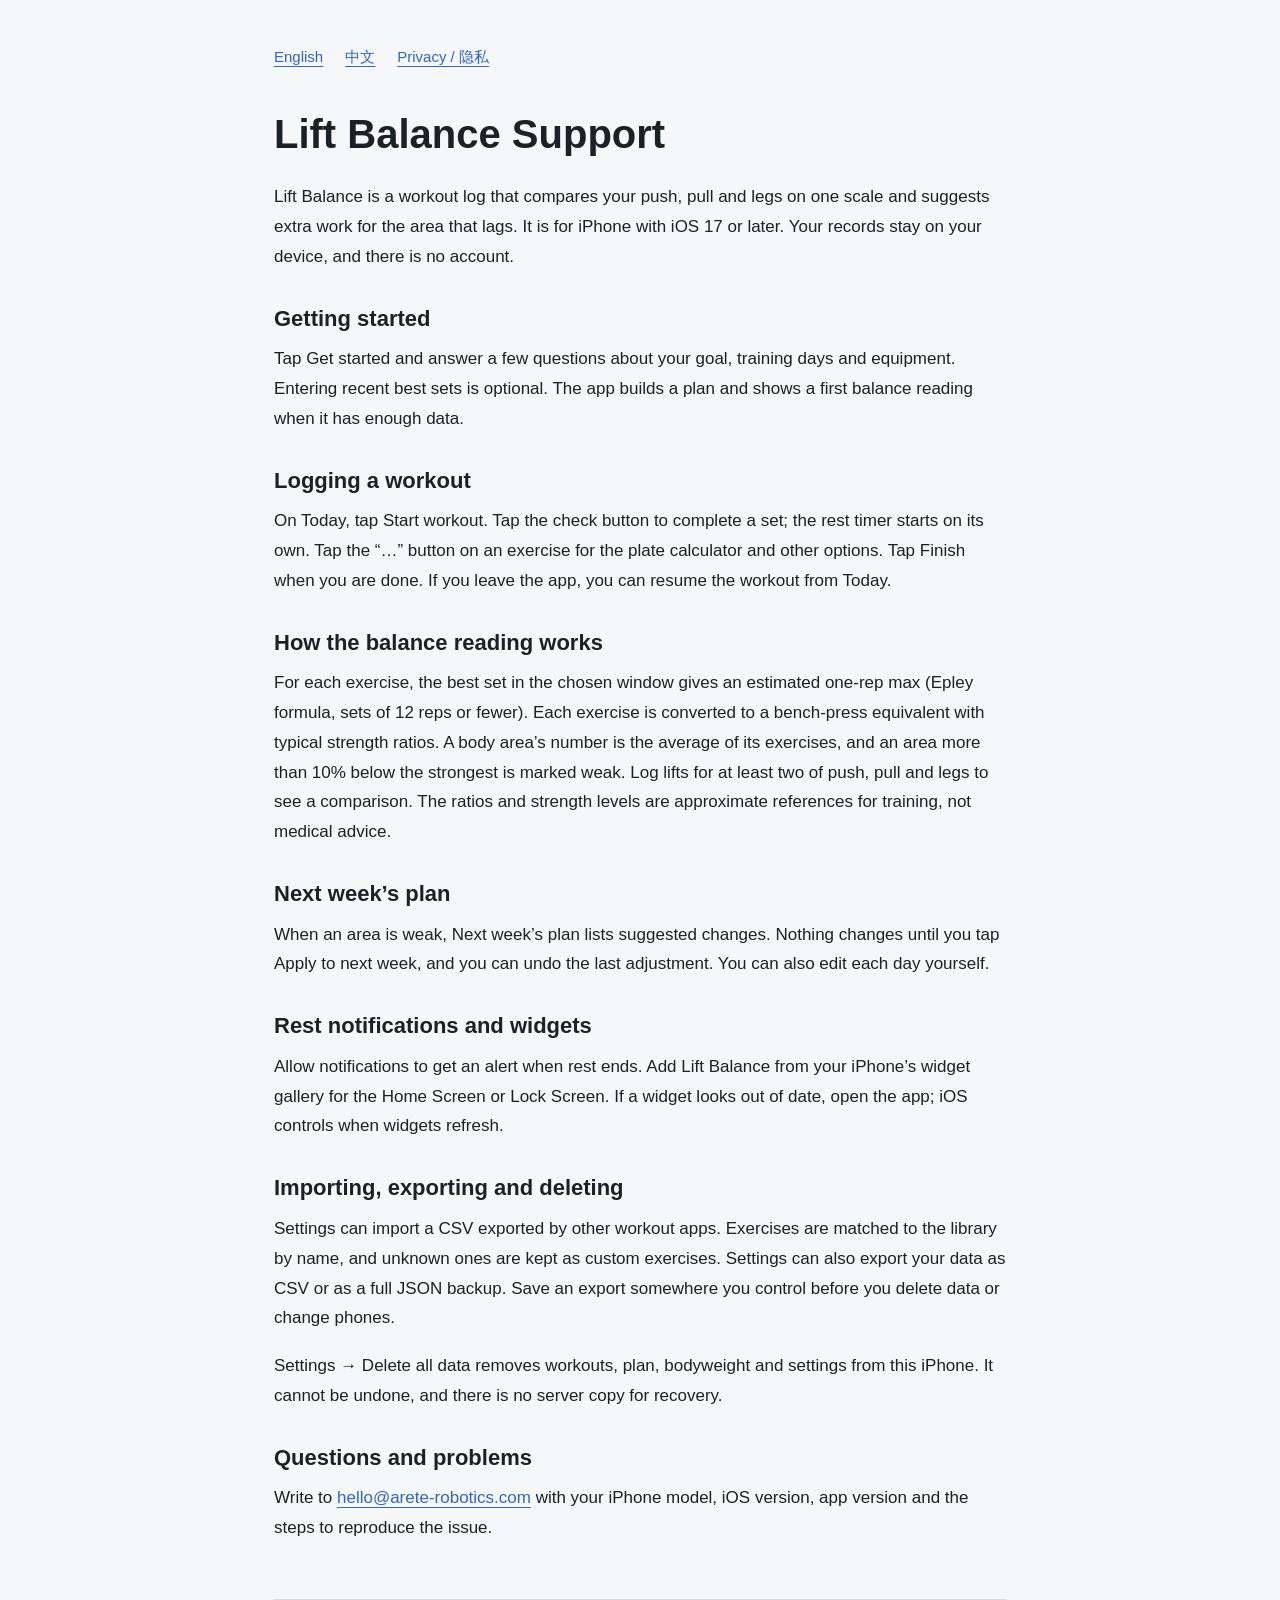
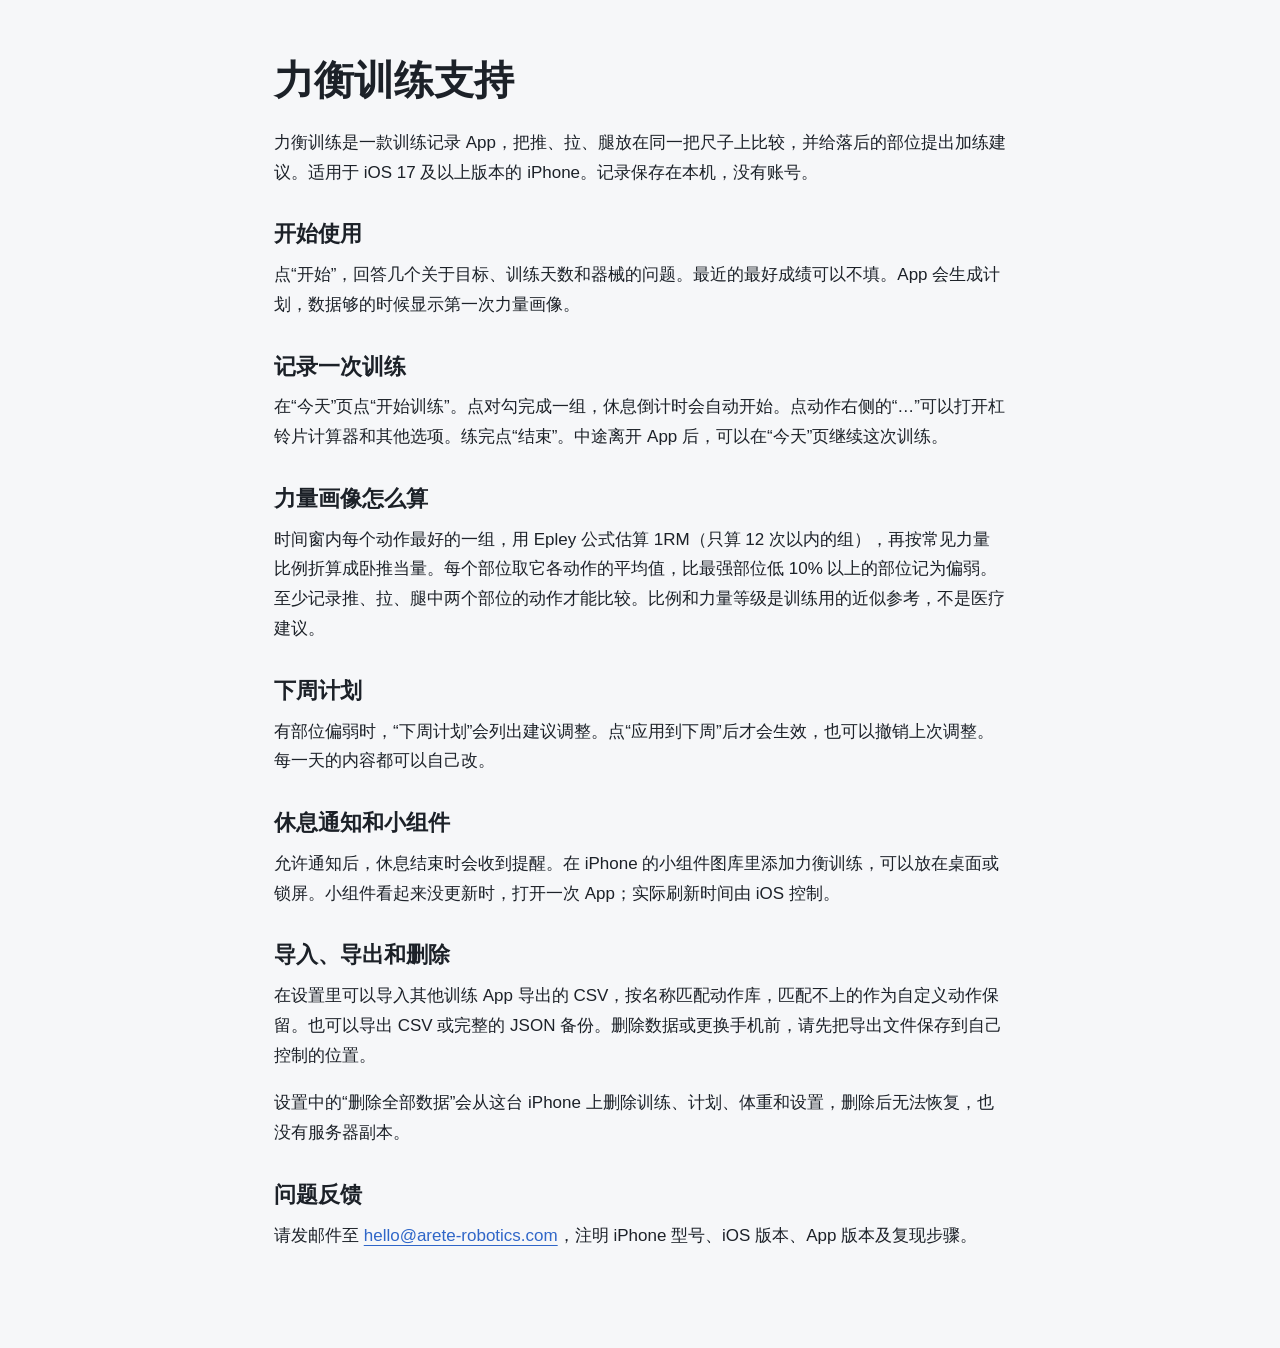
<file: liftbalance/index.html>
<!doctype html>
<html lang="en">
<head><meta charset="utf-8"><meta name="viewport" content="width=device-width, initial-scale=1"><title>Lift Balance Support / 力衡训练支持</title><link rel="stylesheet" href="style.css"></head>
<body><main>
<nav aria-label="Language and privacy"><a href="#en">English</a><a href="#zh">中文</a><a href="privacy.html">Privacy / 隐私</a></nav>
<section id="en" lang="en">
<h1>Lift Balance Support</h1>
<p>Lift Balance is a workout log that compares your push, pull and legs on one scale and suggests extra work for the area that lags. It is for iPhone with iOS 17 or later. Your records stay on your device, and there is no account.</p>
<h2>Getting started</h2>
<p>Tap Get started and answer a few questions about your goal, training days and equipment. Entering recent best sets is optional. The app builds a plan and shows a first balance reading when it has enough data.</p>
<h2>Logging a workout</h2>
<p>On Today, tap Start workout. Tap the check button to complete a set; the rest timer starts on its own. Tap the “…” button on an exercise for the plate calculator and other options. Tap Finish when you are done. If you leave the app, you can resume the workout from Today.</p>
<h2>How the balance reading works</h2>
<p>For each exercise, the best set in the chosen window gives an estimated one-rep max (Epley formula, sets of 12 reps or fewer). Each exercise is converted to a bench-press equivalent with typical strength ratios. A body area’s number is the average of its exercises, and an area more than 10% below the strongest is marked weak. Log lifts for at least two of push, pull and legs to see a comparison. The ratios and strength levels are approximate references for training, not medical advice.</p>
<h2>Next week’s plan</h2>
<p>When an area is weak, Next week’s plan lists suggested changes. Nothing changes until you tap Apply to next week, and you can undo the last adjustment. You can also edit each day yourself.</p>
<h2>Rest notifications and widgets</h2>
<p>Allow notifications to get an alert when rest ends. Add Lift Balance from your iPhone’s widget gallery for the Home Screen or Lock Screen. If a widget looks out of date, open the app; iOS controls when widgets refresh.</p>
<h2>Importing, exporting and deleting</h2>
<p>Settings can import a CSV exported by other workout apps. Exercises are matched to the library by name, and unknown ones are kept as custom exercises. Settings can also export your data as CSV or as a full JSON backup. Save an export somewhere you control before you delete data or change phones.</p>
<p>Settings → Delete all data removes workouts, plan, bodyweight and settings from this iPhone. It cannot be undone, and there is no server copy for recovery.</p>
<h2>Questions and problems</h2>
<p>Write to <a href="mailto:hello@arete-robotics.com">hello@arete-robotics.com</a> with your iPhone model, iOS version, app version and the steps to reproduce the issue.</p>
</section><hr>
<section id="zh" lang="zh-CN">
<h1>力衡训练支持</h1>
<p>力衡训练是一款训练记录 App，把推、拉、腿放在同一把尺子上比较，并给落后的部位提出加练建议。适用于 iOS 17 及以上版本的 iPhone。记录保存在本机，没有账号。</p>
<h2>开始使用</h2>
<p>点“开始”，回答几个关于目标、训练天数和器械的问题。最近的最好成绩可以不填。App 会生成计划，数据够的时候显示第一次力量画像。</p>
<h2>记录一次训练</h2>
<p>在“今天”页点“开始训练”。点对勾完成一组，休息倒计时会自动开始。点动作右侧的“…”可以打开杠铃片计算器和其他选项。练完点“结束”。中途离开 App 后，可以在“今天”页继续这次训练。</p>
<h2>力量画像怎么算</h2>
<p>时间窗内每个动作最好的一组，用 Epley 公式估算 1RM（只算 12 次以内的组），再按常见力量比例折算成卧推当量。每个部位取它各动作的平均值，比最强部位低 10% 以上的部位记为偏弱。至少记录推、拉、腿中两个部位的动作才能比较。比例和力量等级是训练用的近似参考，不是医疗建议。</p>
<h2>下周计划</h2>
<p>有部位偏弱时，“下周计划”会列出建议调整。点“应用到下周”后才会生效，也可以撤销上次调整。每一天的内容都可以自己改。</p>
<h2>休息通知和小组件</h2>
<p>允许通知后，休息结束时会收到提醒。在 iPhone 的小组件图库里添加力衡训练，可以放在桌面或锁屏。小组件看起来没更新时，打开一次 App；实际刷新时间由 iOS 控制。</p>
<h2>导入、导出和删除</h2>
<p>在设置里可以导入其他训练 App 导出的 CSV，按名称匹配动作库，匹配不上的作为自定义动作保留。也可以导出 CSV 或完整的 JSON 备份。删除数据或更换手机前，请先把导出文件保存到自己控制的位置。</p>
<p>设置中的“删除全部数据”会从这台 iPhone 上删除训练、计划、体重和设置，删除后无法恢复，也没有服务器副本。</p>
<h2>问题反馈</h2>
<p>请发邮件至 <a href="mailto:hello@arete-robotics.com">hello@arete-robotics.com</a>，注明 iPhone 型号、iOS 版本、App 版本及复现步骤。</p>
</section>
</main></body></html>
</file>
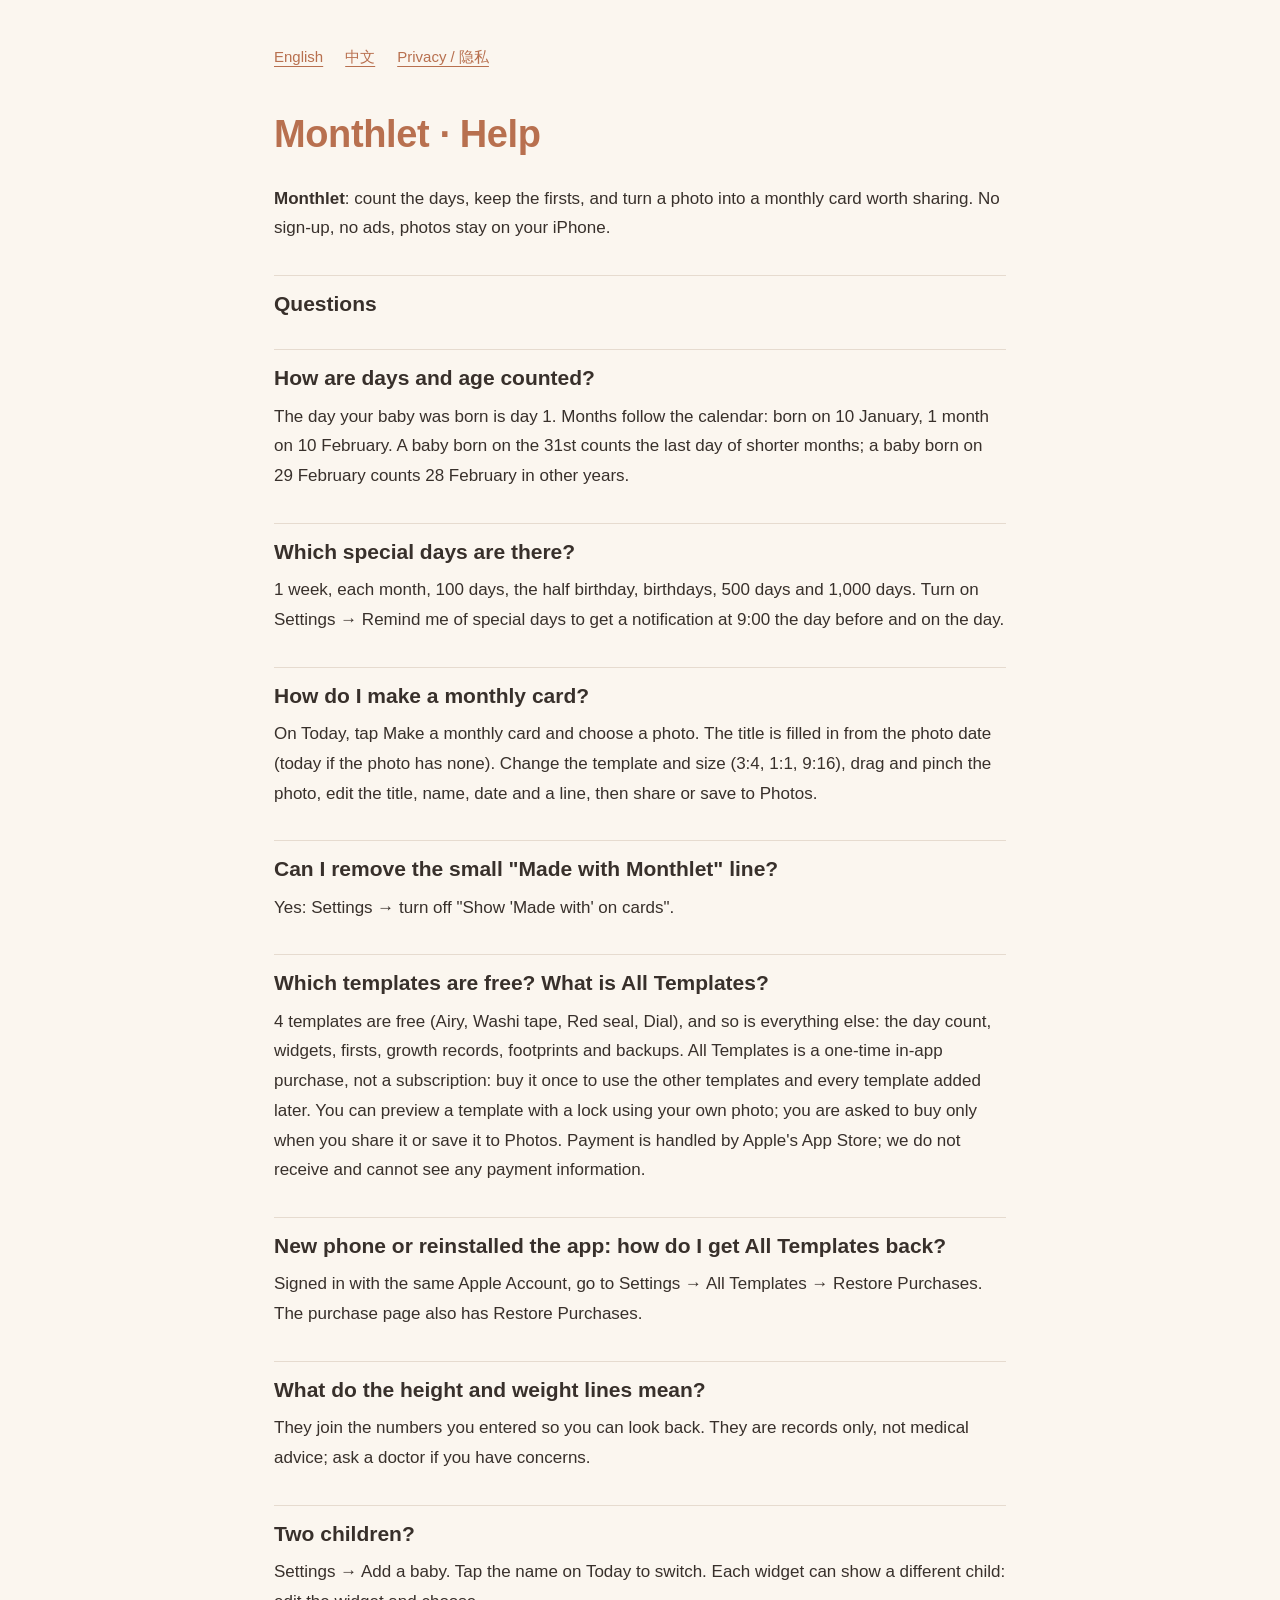
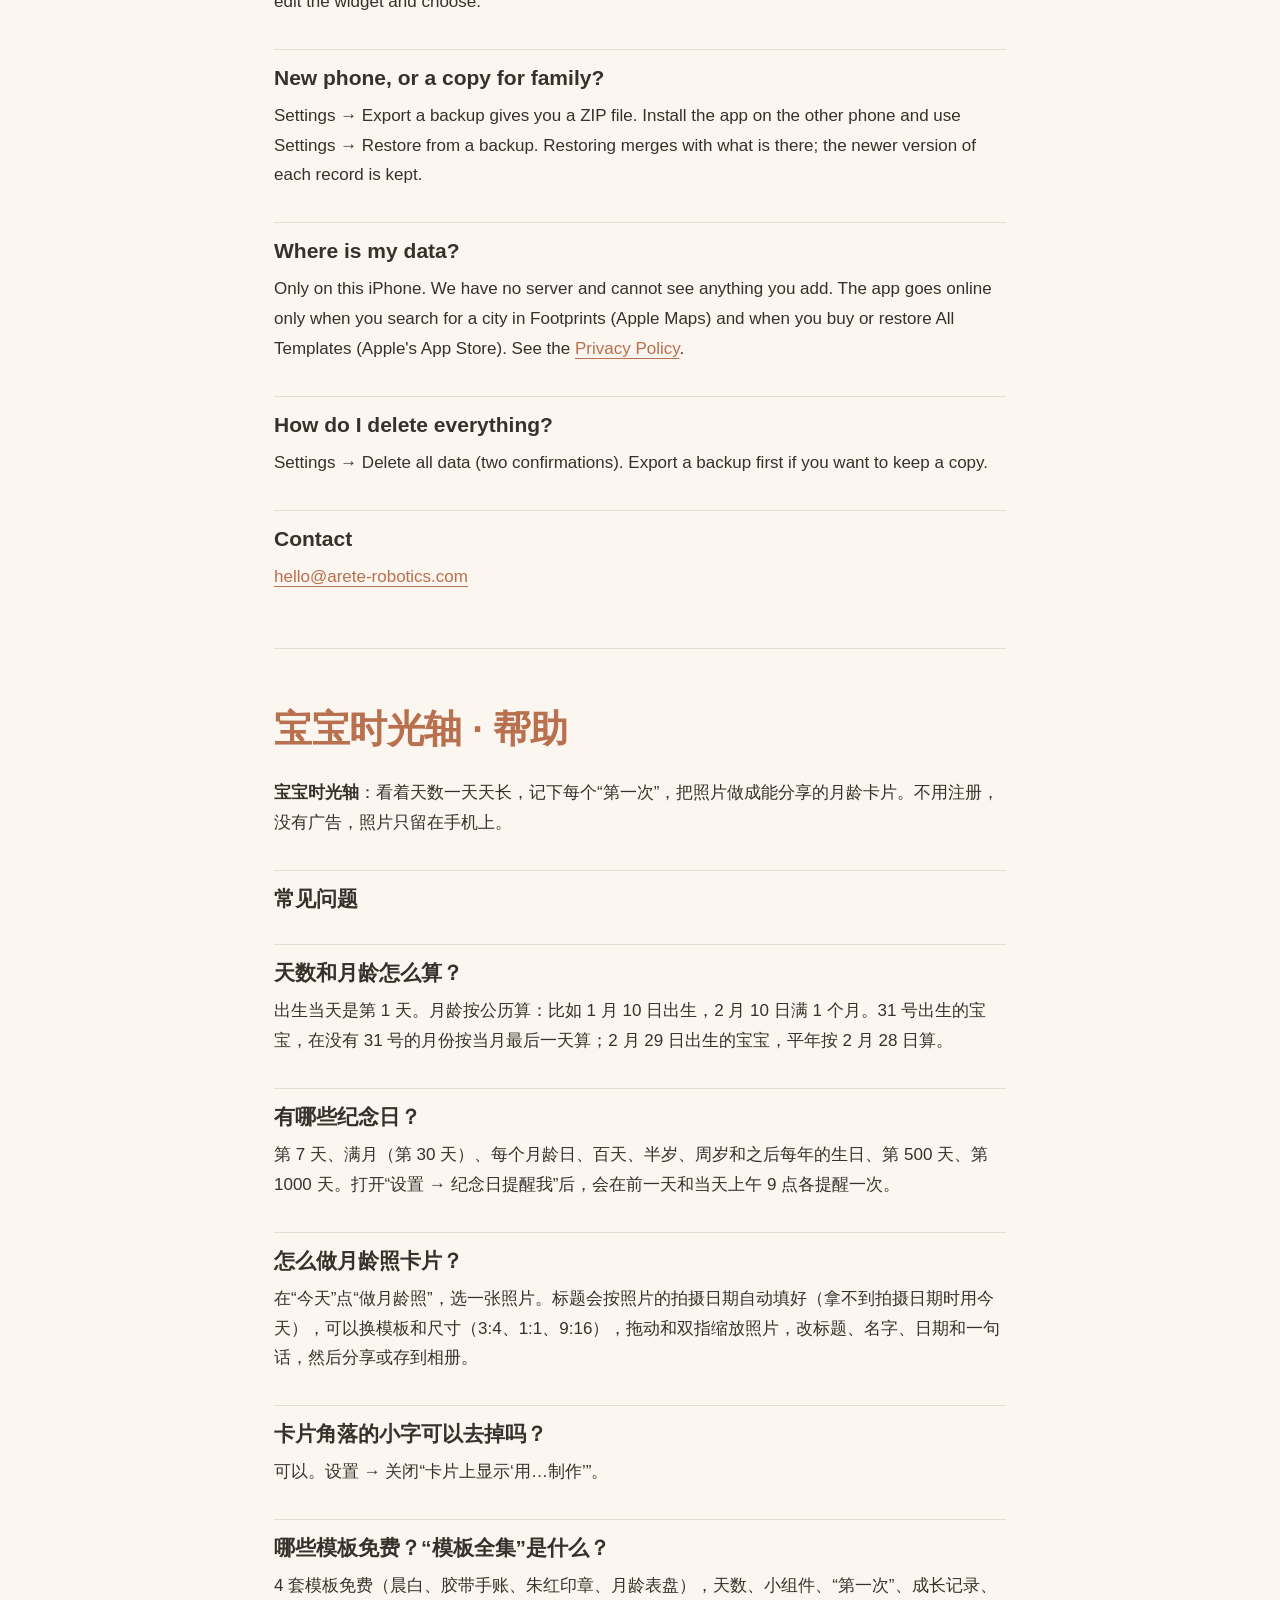
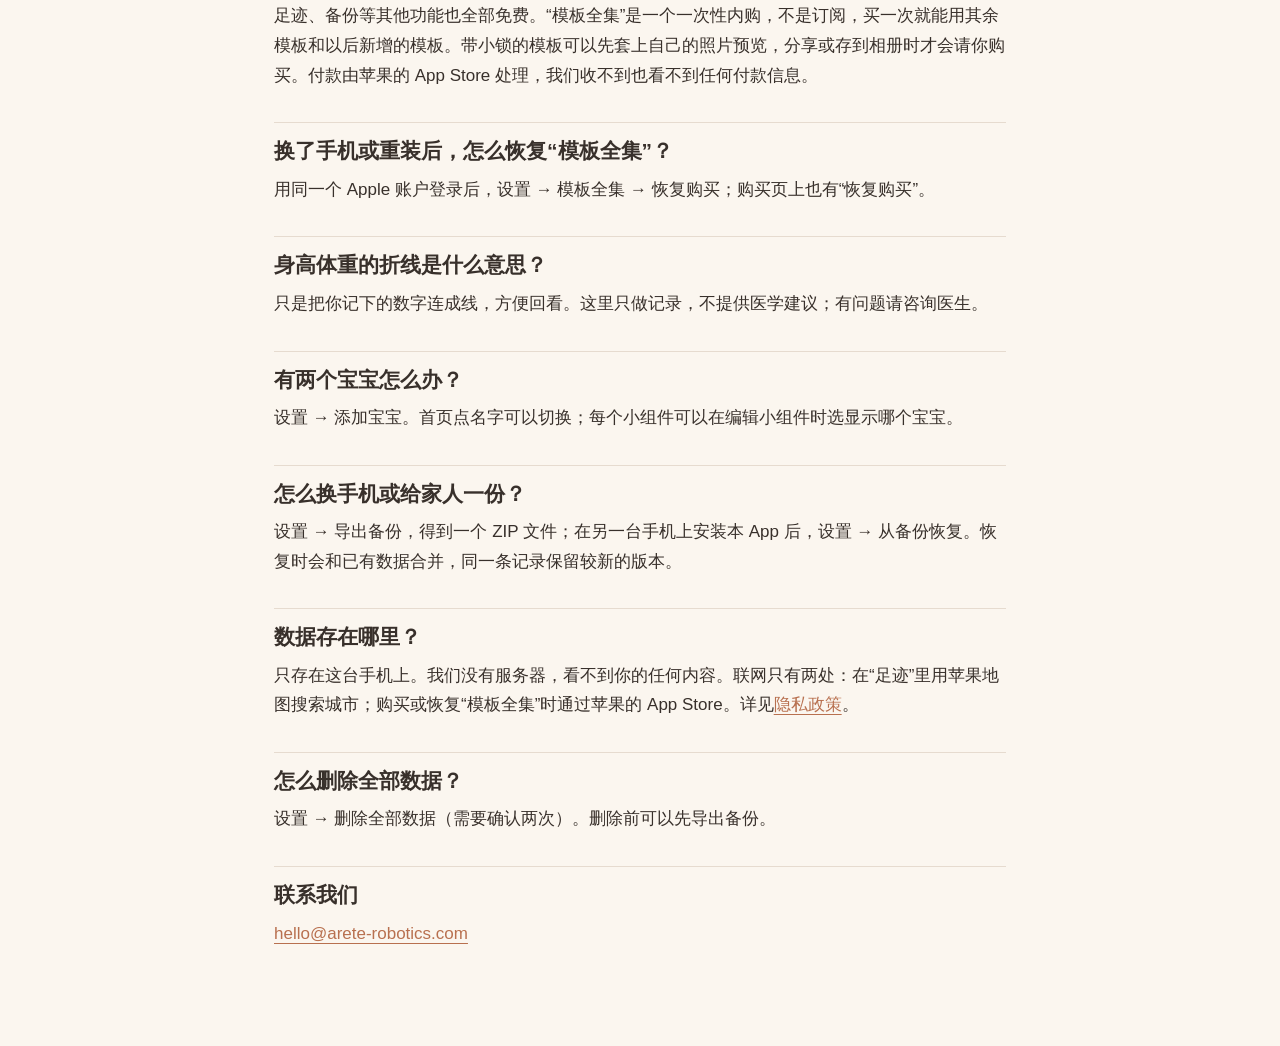
<file: monthlet/index.html>
<!doctype html>
<html lang="en">
<head><meta charset="utf-8"><meta name="viewport" content="width=device-width, initial-scale=1"><title>Monthlet Support / 宝宝时光轴 支持</title><link rel="stylesheet" href="style.css"></head>
<body><main>
<nav aria-label="Language"><a href="#en">English</a><a href="#zh">中文</a><a href="privacy.html">Privacy / 隐私</a></nav>
<section id="en" lang="en">
<h1>Monthlet · Help</h1>
<p><strong>Monthlet</strong>: count the days, keep the firsts, and turn a photo into a monthly card worth sharing. No sign-up, no ads, photos stay on your iPhone.</p>
<h2>Questions</h2>
<h2>How are days and age counted?</h2>
<p>The day your baby was born is day 1. Months follow the calendar: born on 10 January, 1 month on 10 February. A baby born on the 31st counts the last day of shorter months; a baby born on 29 February counts 28 February in other years.</p>
<h2>Which special days are there?</h2>
<p>1 week, each month, 100 days, the half birthday, birthdays, 500 days and 1,000 days. Turn on Settings → Remind me of special days to get a notification at 9:00 the day before and on the day.</p>
<h2>How do I make a monthly card?</h2>
<p>On Today, tap Make a monthly card and choose a photo. The title is filled in from the photo date (today if the photo has none). Change the template and size (3:4, 1:1, 9:16), drag and pinch the photo, edit the title, name, date and a line, then share or save to Photos.</p>
<h2>Can I remove the small "Made with Monthlet" line?</h2>
<p>Yes: Settings → turn off "Show 'Made with' on cards".</p>
<h2>Which templates are free? What is All Templates?</h2>
<p>4 templates are free (Airy, Washi tape, Red seal, Dial), and so is everything else: the day count, widgets, firsts, growth records, footprints and backups. All Templates is a one-time in-app purchase, not a subscription: buy it once to use the other templates and every template added later. You can preview a template with a lock using your own photo; you are asked to buy only when you share it or save it to Photos. Payment is handled by Apple's App Store; we do not receive and cannot see any payment information.</p>
<h2>New phone or reinstalled the app: how do I get All Templates back?</h2>
<p>Signed in with the same Apple Account, go to Settings → All Templates → Restore Purchases. The purchase page also has Restore Purchases.</p>
<h2>What do the height and weight lines mean?</h2>
<p>They join the numbers you entered so you can look back. They are records only, not medical advice; ask a doctor if you have concerns.</p>
<h2>Two children?</h2>
<p>Settings → Add a baby. Tap the name on Today to switch. Each widget can show a different child: edit the widget and choose.</p>
<h2>New phone, or a copy for family?</h2>
<p>Settings → Export a backup gives you a ZIP file. Install the app on the other phone and use Settings → Restore from a backup. Restoring merges with what is there; the newer version of each record is kept.</p>
<h2>Where is my data?</h2>
<p>Only on this iPhone. We have no server and cannot see anything you add. The app goes online only when you search for a city in Footprints (Apple Maps) and when you buy or restore All Templates (Apple's App Store). See the <a href="privacy.html">Privacy Policy</a>.</p>
<h2>How do I delete everything?</h2>
<p>Settings → Delete all data (two confirmations). Export a backup first if you want to keep a copy.</p>
<h2>Contact</h2>
<p><a href="mailto:hello@arete-robotics.com">hello@arete-robotics.com</a></p>
</section>
<hr>
<section id="zh" lang="zh-Hans">
<h1>宝宝时光轴 · 帮助</h1>
<p><strong>宝宝时光轴</strong>：看着天数一天天长，记下每个“第一次”，把照片做成能分享的月龄卡片。不用注册，没有广告，照片只留在手机上。</p>
<h2>常见问题</h2>
<h2>天数和月龄怎么算？</h2>
<p>出生当天是第 1 天。月龄按公历算：比如 1 月 10 日出生，2 月 10 日满 1 个月。31 号出生的宝宝，在没有 31 号的月份按当月最后一天算；2 月 29 日出生的宝宝，平年按 2 月 28 日算。</p>
<h2>有哪些纪念日？</h2>
<p>第 7 天、满月（第 30 天）、每个月龄日、百天、半岁、周岁和之后每年的生日、第 500 天、第 1000 天。打开“设置 → 纪念日提醒我”后，会在前一天和当天上午 9 点各提醒一次。</p>
<h2>怎么做月龄照卡片？</h2>
<p>在“今天”点“做月龄照”，选一张照片。标题会按照片的拍摄日期自动填好（拿不到拍摄日期时用今天），可以换模板和尺寸（3:4、1:1、9:16），拖动和双指缩放照片，改标题、名字、日期和一句话，然后分享或存到相册。</p>
<h2>卡片角落的小字可以去掉吗？</h2>
<p>可以。设置 → 关闭“卡片上显示‘用…制作’”。</p>
<h2>哪些模板免费？“模板全集”是什么？</h2>
<p>4 套模板免费（晨白、胶带手账、朱红印章、月龄表盘），天数、小组件、“第一次”、成长记录、足迹、备份等其他功能也全部免费。“模板全集”是一个一次性内购，不是订阅，买一次就能用其余模板和以后新增的模板。带小锁的模板可以先套上自己的照片预览，分享或存到相册时才会请你购买。付款由苹果的 App Store 处理，我们收不到也看不到任何付款信息。</p>
<h2>换了手机或重装后，怎么恢复“模板全集”？</h2>
<p>用同一个 Apple 账户登录后，设置 → 模板全集 → 恢复购买；购买页上也有“恢复购买”。</p>
<h2>身高体重的折线是什么意思？</h2>
<p>只是把你记下的数字连成线，方便回看。这里只做记录，不提供医学建议；有问题请咨询医生。</p>
<h2>有两个宝宝怎么办？</h2>
<p>设置 → 添加宝宝。首页点名字可以切换；每个小组件可以在编辑小组件时选显示哪个宝宝。</p>
<h2>怎么换手机或给家人一份？</h2>
<p>设置 → 导出备份，得到一个 ZIP 文件；在另一台手机上安装本 App 后，设置 → 从备份恢复。恢复时会和已有数据合并，同一条记录保留较新的版本。</p>
<h2>数据存在哪里？</h2>
<p>只存在这台手机上。我们没有服务器，看不到你的任何内容。联网只有两处：在“足迹”里用苹果地图搜索城市；购买或恢复“模板全集”时通过苹果的 App Store。详见<a href="privacy.html">隐私政策</a>。</p>
<h2>怎么删除全部数据？</h2>
<p>设置 → 删除全部数据（需要确认两次）。删除前可以先导出备份。</p>
<h2>联系我们</h2>
<p><a href="mailto:hello@arete-robotics.com">hello@arete-robotics.com</a></p>
</section>
</main></body>
</html>
</file>
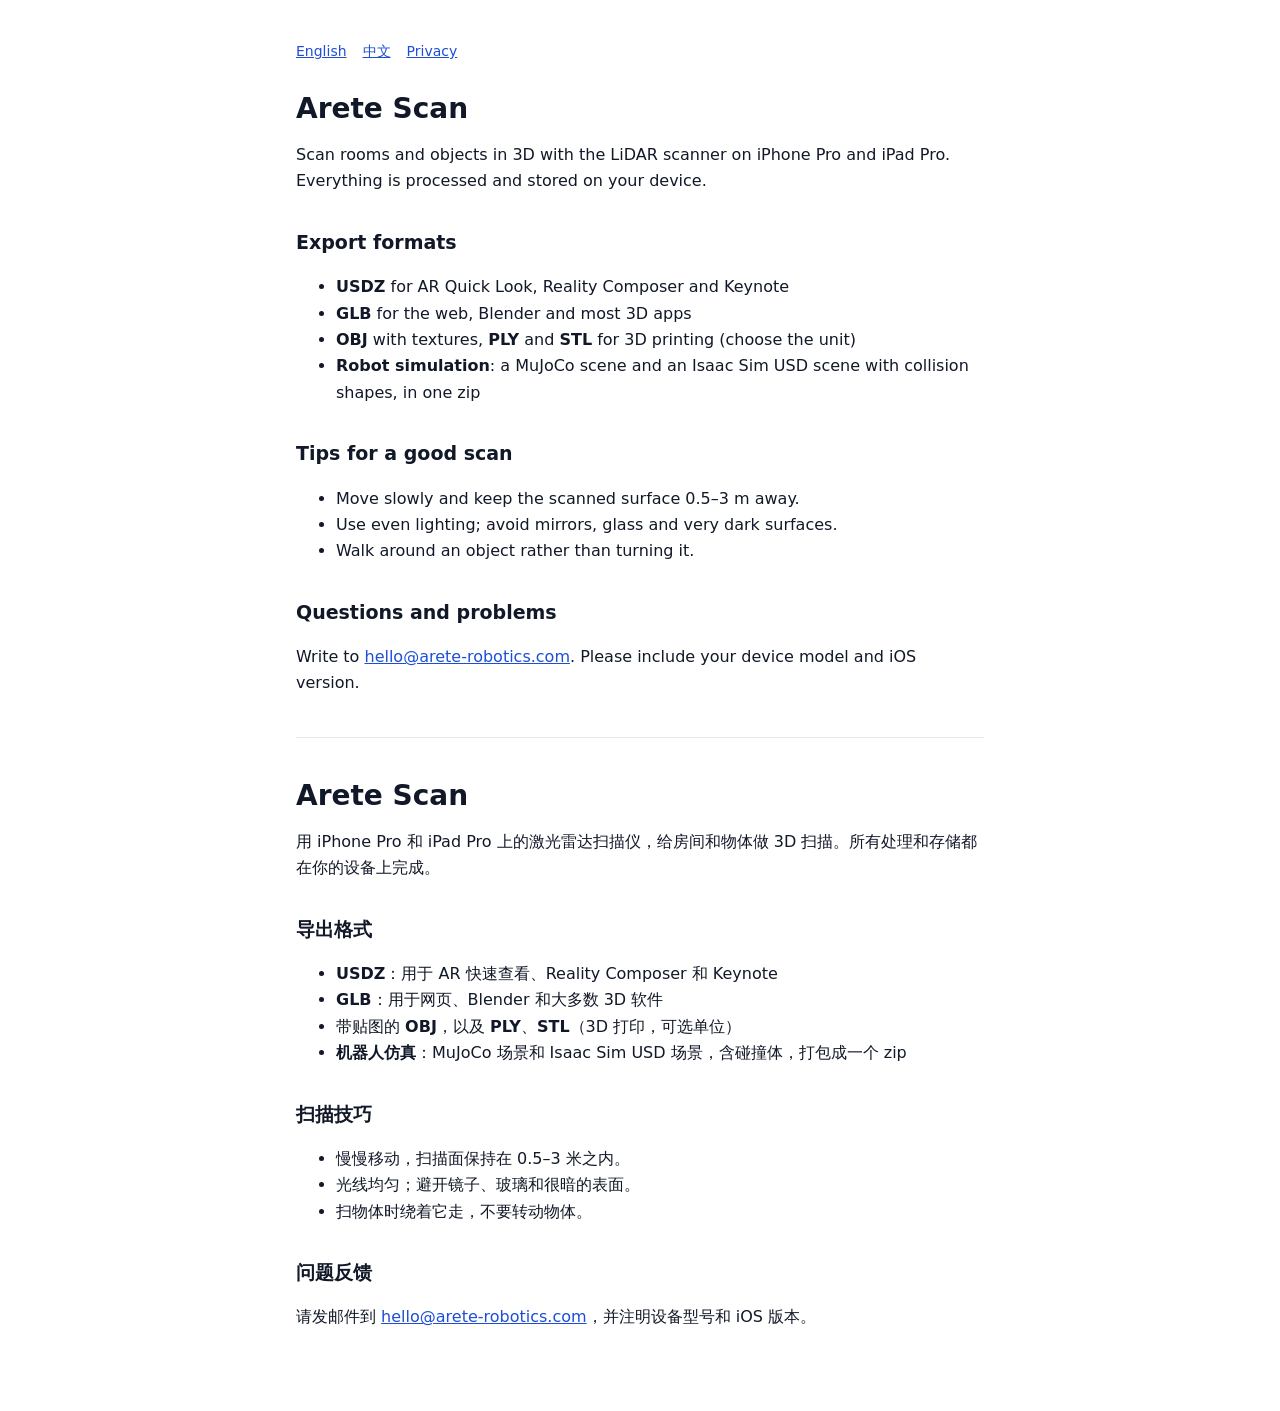
<file: scan/index.html>
<!doctype html>
<html lang="en">
<head>
<meta charset="utf-8">
<meta name="viewport" content="width=device-width, initial-scale=1">
<title>Arete Scan Support</title>
<link rel="stylesheet" href="../style.css">
<link rel="icon" href="../favicon.png">
<link rel="apple-touch-icon" href="../apple-touch-icon.png">
</head>
<body>
<main>
<nav><a href="#en">English</a><a href="#zh">中文</a><a href="privacy.html">Privacy</a></nav>

<section id="en" lang="en">
<h1>Arete Scan</h1>
<p>Scan rooms and objects in 3D with the LiDAR scanner on iPhone Pro and iPad Pro. Everything is processed and stored on your device.</p>

<h2>Export formats</h2>
<ul>
<li><b>USDZ</b> for AR Quick Look, Reality Composer and Keynote</li>
<li><b>GLB</b> for the web, Blender and most 3D apps</li>
<li><b>OBJ</b> with textures, <b>PLY</b> and <b>STL</b> for 3D printing (choose the unit)</li>
<li><b>Robot simulation</b>: a MuJoCo scene and an Isaac Sim USD scene with collision shapes, in one zip</li>
</ul>

<h2>Tips for a good scan</h2>
<ul>
<li>Move slowly and keep the scanned surface 0.5–3 m away.</li>
<li>Use even lighting; avoid mirrors, glass and very dark surfaces.</li>
<li>Walk around an object rather than turning it.</li>
</ul>

<h2>Questions and problems</h2>
<p>Write to <a href="mailto:hello@arete-robotics.com">hello@arete-robotics.com</a>. Please include your device model and iOS version.</p>
</section>

<hr>

<section id="zh" lang="zh-CN">
<h1>Arete Scan</h1>
<p>用 iPhone Pro 和 iPad Pro 上的激光雷达扫描仪，给房间和物体做 3D 扫描。所有处理和存储都在你的设备上完成。</p>

<h2>导出格式</h2>
<ul>
<li><b>USDZ</b>：用于 AR 快速查看、Reality Composer 和 Keynote</li>
<li><b>GLB</b>：用于网页、Blender 和大多数 3D 软件</li>
<li>带贴图的 <b>OBJ</b>，以及 <b>PLY</b>、<b>STL</b>（3D 打印，可选单位）</li>
<li><b>机器人仿真</b>：MuJoCo 场景和 Isaac Sim USD 场景，含碰撞体，打包成一个 zip</li>
</ul>

<h2>扫描技巧</h2>
<ul>
<li>慢慢移动，扫描面保持在 0.5–3 米之内。</li>
<li>光线均匀；避开镜子、玻璃和很暗的表面。</li>
<li>扫物体时绕着它走，不要转动物体。</li>
</ul>

<h2>问题反馈</h2>
<p>请发邮件到 <a href="mailto:hello@arete-robotics.com">hello@arete-robotics.com</a>，并注明设备型号和 iOS 版本。</p>
</section>
</main>
</body>
</html>
</file>
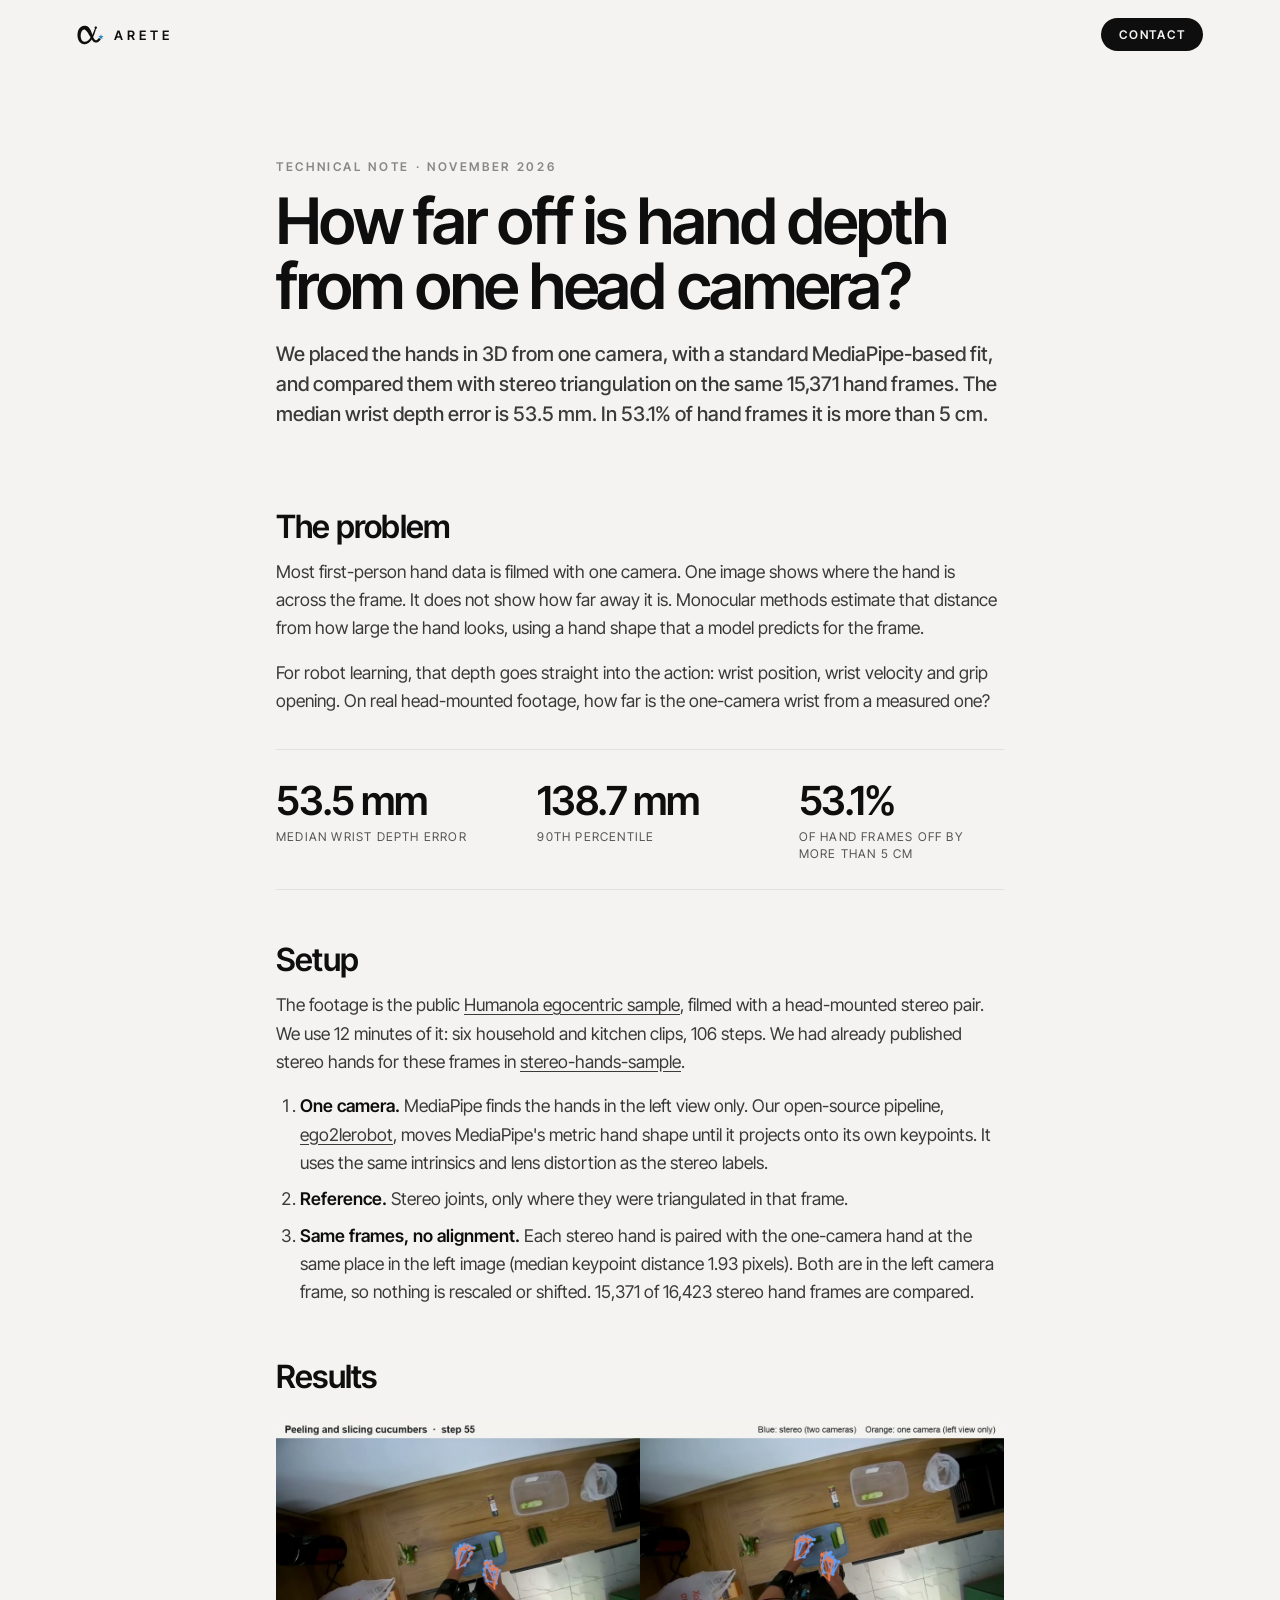
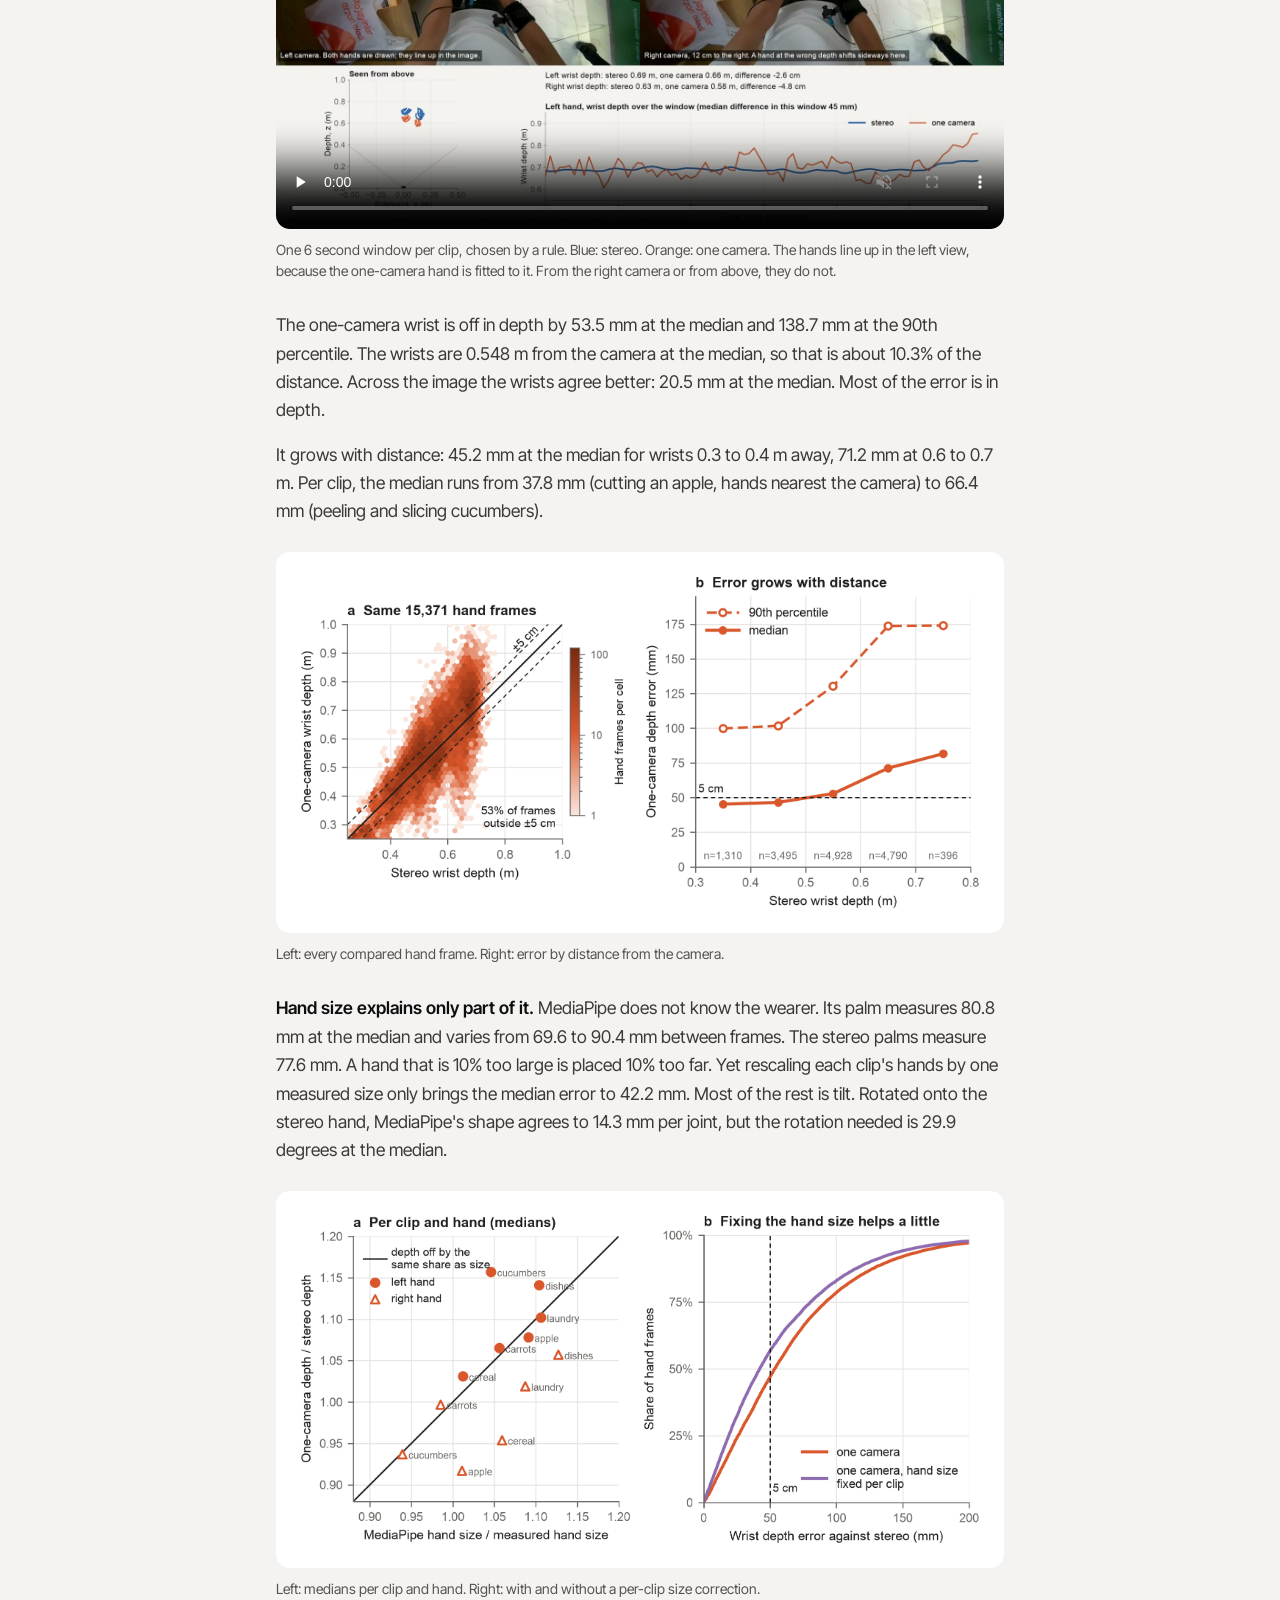
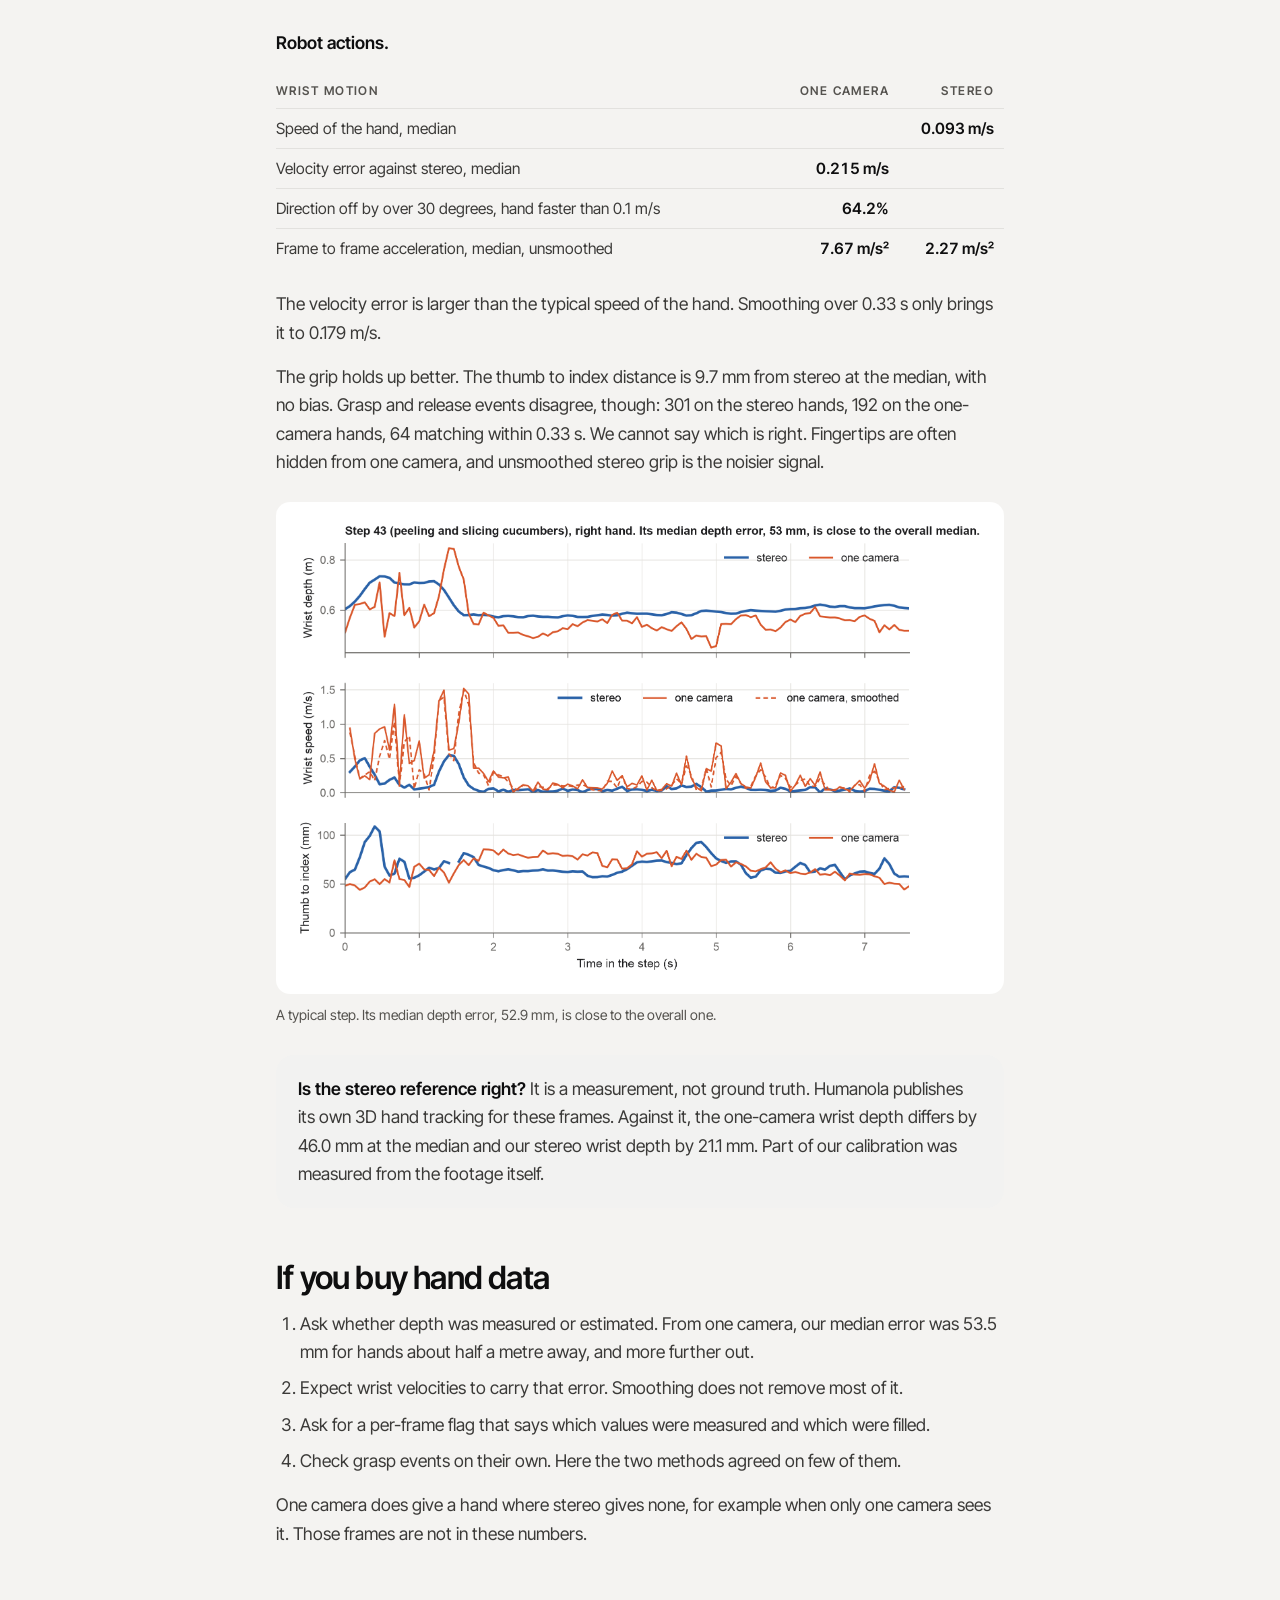
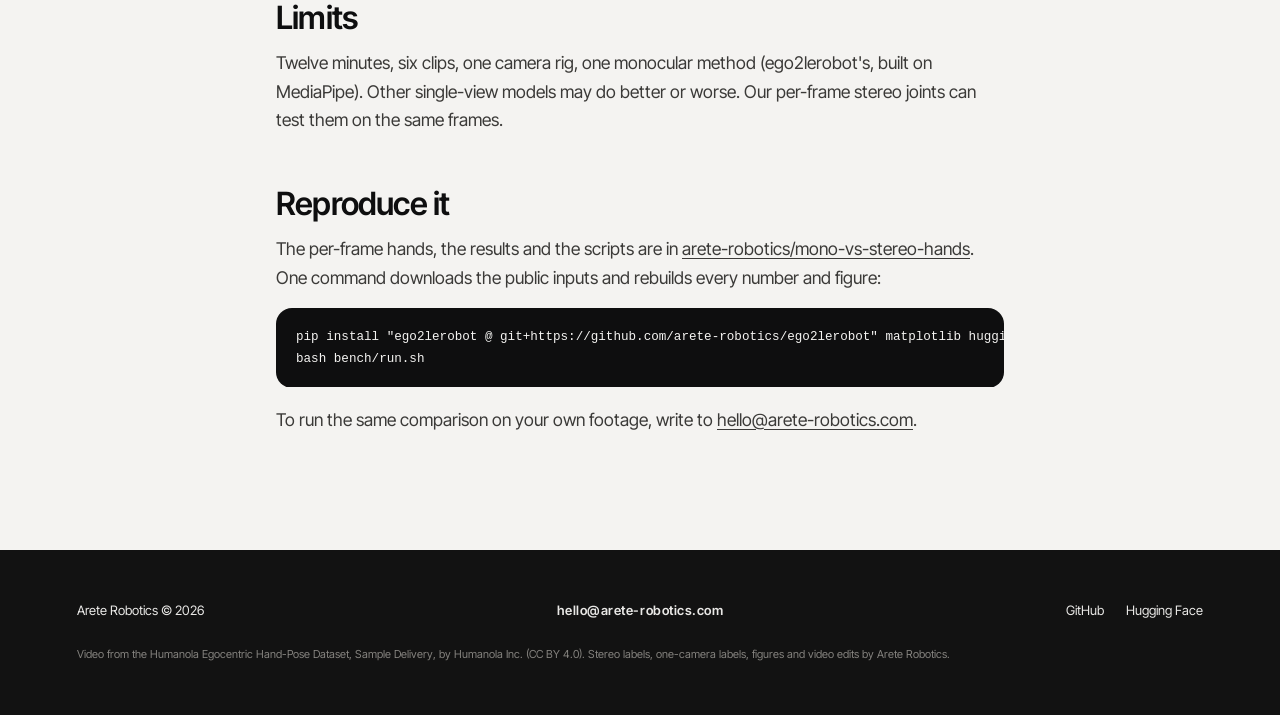
<file: notes/mono-vs-stereo/index.html>
<!doctype html>
<html lang="en">
<head>
<meta charset="utf-8">
<meta name="viewport" content="width=device-width, initial-scale=1">
<title>How far off is hand depth from one head camera? | Arete Robotics</title>
<meta name="description" content="We placed hands in 3D from one head camera and compared them with stereo triangulation on the same 15,371 hand frames. The median wrist depth error is 53.5 mm.">
<link rel="icon" href="../../favicon.svg" type="image/svg+xml">
<link rel="icon" href="../../favicon.png" sizes="32x32">
<link rel="apple-touch-icon" href="../../apple-touch-icon.png">
<meta property="og:title" content="How far off is hand depth from one head camera?">
<meta property="og:description" content="One-camera 3D hands against stereo triangulation on the same 15,371 hand frames: the median wrist depth error is 53.5 mm.">
<meta property="og:image" content="https://arete-robotics.com/notes/mono-vs-stereo/poster.jpg">
<meta property="og:url" content="https://arete-robotics.com/notes/mono-vs-stereo/">
<meta name="twitter:card" content="summary_large_image">
<link rel="preconnect" href="https://fonts.googleapis.com">
<link rel="preconnect" href="https://fonts.gstatic.com" crossorigin>
<link href="https://fonts.googleapis.com/css2?family=Inter+Tight:wght@400;500;600;700&display=swap" rel="stylesheet">
<style>
:root {
  --ink: #0e0e0f; --paper: #f4f3f1; --stone: #d9d7d3; --mute: #8a8884;
  --on-dark: #f5f4f2; --on-dark-mute: rgba(245,244,242,.9);
  --pill: rgba(255,255,255,.16); --pill-dark: rgba(14,14,15,.82);
  --gutter: 16px;
  --body: #3b3a38; --rule: #e2e1de; --card: #f2f2f1;
}
* { box-sizing: border-box; }
html { scroll-behavior: smooth; }
body { margin: 0; background: var(--paper); color: var(--ink); font-family: "Inter Tight", system-ui, -apple-system, sans-serif; -webkit-font-smoothing: antialiased; }
a { color: inherit; }

.nav { position: sticky; top: 0; z-index: 10; display: flex; align-items: center; justify-content: space-between; padding: 18px clamp(var(--gutter), 6vw, 96px); background: rgba(244,243,241,.86); backdrop-filter: blur(14px); -webkit-backdrop-filter: blur(14px); }
.brand { display: flex; align-items: center; gap: 10px; font-weight: 600; letter-spacing: .32em; font-size: 13px; text-decoration: none; }
.brand .mark { width: 27px; height: 24px; display: block; color: var(--ink); }
.cta { font-size: 12px; font-weight: 600; letter-spacing: .14em; padding: 9px 18px; border-radius: 999px; background: var(--ink); color: var(--paper); text-decoration: none; }

header.post { max-width: 760px; margin: 0 auto; padding: clamp(56px, 10vh, 110px) var(--gutter) 28px; }
.eyebrow { font-size: 12px; font-weight: 600; letter-spacing: .22em; text-transform: uppercase; margin: 0 0 14px; color: var(--mute); }
h1, h2 { font-weight: 600; letter-spacing: -.035em; margin: 0; }
h1 { font-size: clamp(36px, 5.6vw, 64px); line-height: 1.02; }
h2 { font-size: clamp(24px, 2.8vw, 32px); line-height: 1.1; margin: 52px 0 14px; letter-spacing: -.025em; }
.lede { font-size: clamp(17px, 1.7vw, 20px); line-height: 1.5; font-weight: 500; margin: 20px 0 0; color: var(--body); }

article { max-width: 760px; margin: 0 auto; padding: 0 var(--gutter) 40px; }
article p, article li { font-size: 17.5px; line-height: 1.62; color: var(--body); }
article p { margin: 0 0 16px; }
article ol { margin: 0 0 16px; padding-left: 24px; }
article li { margin: 0 0 8px; }
article strong { color: var(--ink); font-weight: 600; }
article a { text-decoration: underline; text-underline-offset: 3px; }
code { font-family: ui-monospace, SFMono-Regular, Menlo, monospace; font-size: .9em; background: var(--card); padding: 1px 5px; border-radius: 6px; }
pre { background: var(--ink); color: var(--on-dark); border-radius: 16px; padding: 18px 20px; overflow-x: auto; font-size: 14px; line-height: 1.55; margin: 0 0 18px; }
pre code { background: none; padding: 0; color: inherit; }

.stats { display: flex; gap: clamp(20px, 5vw, 56px); flex-wrap: wrap; margin: 34px 0 6px; padding: 26px 0; border-top: 1px solid var(--rule); border-bottom: 1px solid var(--rule); }
.stats div { flex: 1 1 0; min-width: 140px; } .stats b { display: block; font-size: clamp(28px, 3.4vw, 40px); font-weight: 600; letter-spacing: -.03em; color: var(--ink); }
.stats span { font-size: 12px; letter-spacing: .1em; text-transform: uppercase; color: #55534f; line-height: 1.4; display: block; margin-top: 4px; }

figure { margin: 26px 0 30px; }
figure img, figure video { width: 100%; display: block; border-radius: 14px; background: #fff; }
figure img { padding: 14px; }
figcaption { font-size: 14px; line-height: 1.5; color: #55534f; margin-top: 10px; }
figure.wide { max-width: 1060px; margin-left: auto; margin-right: auto; padding: 0 var(--gutter); }

table { width: 100%; border-collapse: collapse; margin: 8px 0 22px; font-size: 15.5px; }
th, td { text-align: left; padding: 10px 10px 10px 0; border-top: 1px solid var(--rule); vertical-align: top; color: var(--body); }
td.n { text-align: right; white-space: nowrap; color: var(--ink); font-weight: 600; font-variant-numeric: tabular-nums; }
th { font-size: 12px; letter-spacing: .12em; text-transform: uppercase; color: #55534f; font-weight: 600; border-top: 0; }
th.n { text-align: right; }

.note { background: var(--card); border-radius: 18px; padding: 20px 22px; margin: 24px 0; }
.note p:last-child { margin-bottom: 0; }

footer { background: #121212; color: #e9e8e6; padding: 52px clamp(var(--gutter), 6vw, 96px); display: grid; grid-template-columns: 1fr auto 1fr; gap: 28px; align-items: center; font-size: 13px; margin-top: 60px; }
footer a { color: inherit; text-decoration: none; } footer a:hover { text-decoration: underline; }
footer .mail { font-weight: 600; letter-spacing: .04em; }
footer .right { display: flex; gap: 22px; justify-content: flex-end; }
footer small { grid-column: 1 / -1; color: #85837f; font-size: 11px; line-height: 1.6; }

@media (max-width: 760px) {
  footer { grid-template-columns: 1fr; text-align: center; }
  footer .right { justify-content: center; }
  table { font-size: 14px; }
  figure img { padding: 6px; }
}
</style>
</head>
<body>

<nav class="nav">
  <a class="brand" href="../../"><svg class="mark" aria-hidden="true"><use href="../../media/alpha_symbol.svg#alpha"/></svg>ARETE</a>
  <a class="cta" href="mailto:hello@arete-robotics.com">CONTACT</a>
</nav>

<header class="post">
  <p class="eyebrow">Technical note · November 2026</p>
  <h1>How far off is hand depth from one head camera?</h1>
  <p class="lede">We placed the hands in 3D from one camera, with a standard MediaPipe-based fit, and compared them with stereo triangulation on the same 15,371 hand frames. The median wrist depth error is 53.5 mm. In 53.1% of hand frames it is more than 5 cm.</p>
</header>

<article>
  <h2>The problem</h2>
  <p>Most first-person hand data is filmed with one camera. One image shows where the hand is across the frame. It does not show how far away it is. Monocular methods estimate that distance from how large the hand looks, using a hand shape that a model predicts for the frame.</p>
  <p>For robot learning, that depth goes straight into the action: wrist position, wrist velocity and grip opening. On real head-mounted footage, how far is the one-camera wrist from a measured one?</p>

  <div class="stats">
    <div><b>53.5 mm</b><span>median wrist depth error</span></div>
    <div><b>138.7 mm</b><span>90th percentile</span></div>
    <div><b>53.1%</b><span>of hand frames off by more than 5 cm</span></div>
  </div>

  <h2>Setup</h2>
  <p>The footage is the public <a href="https://huggingface.co/datasets/humanola-inc/egocentric-sample">Humanola egocentric sample</a>, filmed with a head-mounted stereo pair. We use 12 minutes of it: six household and kitchen clips, 106 steps. We had already published stereo hands for these frames in <a href="https://huggingface.co/datasets/arete-robotics/stereo-hands-sample">stereo-hands-sample</a>.</p>
  <ol>
    <li><strong>One camera.</strong> MediaPipe finds the hands in the left view only. Our open-source pipeline, <a href="https://github.com/arete-robotics/ego2lerobot">ego2lerobot</a>, moves MediaPipe's metric hand shape until it projects onto its own keypoints. It uses the same intrinsics and lens distortion as the stereo labels.</li>
    <li><strong>Reference.</strong> Stereo joints, only where they were triangulated in that frame.</li>
    <li><strong>Same frames, no alignment.</strong> Each stereo hand is paired with the one-camera hand at the same place in the left image (median keypoint distance 1.93 pixels). Both are in the left camera frame, so nothing is rescaled or shifted. 15,371 of 16,423 stereo hand frames are compared.</li>
  </ol>

  <h2>Results</h2>
  <figure>
    <video src="https://huggingface.co/datasets/arete-robotics/mono-vs-stereo-hands/resolve/main/preview/mono_vs_stereo.mp4" poster="poster.jpg" controls muted playsinline preload="none"></video>
    <figcaption>One 6 second window per clip, chosen by a rule. Blue: stereo. Orange: one camera. The hands line up in the left view, because the one-camera hand is fitted to it. From the right camera or from above, they do not.</figcaption>
  </figure>
  <p>The one-camera wrist is off in depth by 53.5 mm at the median and 138.7 mm at the 90th percentile. The wrists are 0.548 m from the camera at the median, so that is about 10.3% of the distance. Across the image the wrists agree better: 20.5 mm at the median. Most of the error is in depth.</p>
  <p>It grows with distance: 45.2 mm at the median for wrists 0.3 to 0.4 m away, 71.2 mm at 0.6 to 0.7 m. Per clip, the median runs from 37.8 mm (cutting an apple, hands nearest the camera) to 66.4 mm (peeling and slicing cucumbers).</p>
  <figure>
    <img src="fig1_wrist_depth.png" alt="Left: one-camera wrist depth against stereo wrist depth, spread well beyond a 5 cm band. Right: median and 90th percentile depth error rising with distance.">
    <figcaption>Left: every compared hand frame. Right: error by distance from the camera.</figcaption>
  </figure>

  <p><strong>Hand size explains only part of it.</strong> MediaPipe does not know the wearer. Its palm measures 80.8 mm at the median and varies from 69.6 to 90.4 mm between frames. The stereo palms measure 77.6 mm. A hand that is 10% too large is placed 10% too far. Yet rescaling each clip's hands by one measured size only brings the median error to 42.2 mm. Most of the rest is tilt. Rotated onto the stereo hand, MediaPipe's shape agrees to 14.3 mm per joint, but the rotation needed is 29.9 degrees at the median.</p>
  <figure>
    <img src="fig2_hand_size.png" alt="Left: per clip and hand, depth ratio follows hand size ratio only loosely. Right: a per-clip size correction shifts the error distribution a little.">
    <figcaption>Left: medians per clip and hand. Right: with and without a per-clip size correction.</figcaption>
  </figure>

  <p><strong>Robot actions.</strong></p>
  <table>
    <tr><th>Wrist motion</th><th class="n">One camera</th><th class="n">Stereo</th></tr>
    <tr><td>Speed of the hand, median</td><td class="n"></td><td class="n">0.093 m/s</td></tr>
    <tr><td>Velocity error against stereo, median</td><td class="n">0.215 m/s</td><td class="n"></td></tr>
    <tr><td>Direction off by over 30 degrees, hand faster than 0.1 m/s</td><td class="n">64.2%</td><td class="n"></td></tr>
    <tr><td>Frame to frame acceleration, median, unsmoothed</td><td class="n">7.67 m/s²</td><td class="n">2.27 m/s²</td></tr>
  </table>
  <p>The velocity error is larger than the typical speed of the hand. Smoothing over 0.33 s only brings it to 0.179 m/s.</p>
  <p>The grip holds up better. The thumb to index distance is 9.7 mm from stereo at the median, with no bias. Grasp and release events disagree, though: 301 on the stereo hands, 192 on the one-camera hands, 64 matching within 0.33 s. We cannot say which is right. Fingertips are often hidden from one camera, and unsmoothed stereo grip is the noisier signal.</p>
  <figure>
    <img src="fig3_example_step.png" alt="One step over time: one-camera wrist depth wanders around the stereo depth, its speed spikes, and grip roughly follows.">
    <figcaption>A typical step. Its median depth error, 52.9 mm, is close to the overall one.</figcaption>
  </figure>

  <div class="note">
    <p><strong>Is the stereo reference right?</strong> It is a measurement, not ground truth. Humanola publishes its own 3D hand tracking for these frames. Against it, the one-camera wrist depth differs by 46.0 mm at the median and our stereo wrist depth by 21.1 mm. Part of our calibration was measured from the footage itself.</p>
  </div>

  <h2>If you buy hand data</h2>
  <ol>
    <li>Ask whether depth was measured or estimated. From one camera, our median error was 53.5 mm for hands about half a metre away, and more further out.</li>
    <li>Expect wrist velocities to carry that error. Smoothing does not remove most of it.</li>
    <li>Ask for a per-frame flag that says which values were measured and which were filled.</li>
    <li>Check grasp events on their own. Here the two methods agreed on few of them.</li>
  </ol>
  <p>One camera does give a hand where stereo gives none, for example when only one camera sees it. Those frames are not in these numbers.</p>

  <h2>Limits</h2>
  <p>Twelve minutes, six clips, one camera rig, one monocular method (ego2lerobot's, built on MediaPipe). Other single-view models may do better or worse. Our per-frame stereo joints can test them on the same frames.</p>

  <h2>Reproduce it</h2>
  <p>The per-frame hands, the results and the scripts are in <a href="https://huggingface.co/datasets/arete-robotics/mono-vs-stereo-hands">arete-robotics/mono-vs-stereo-hands</a>. One command downloads the public inputs and rebuilds every number and figure:</p>
<pre><code>pip install "ego2lerobot @ git+https://github.com/arete-robotics/ego2lerobot" matplotlib huggingface_hub
bash bench/run.sh</code></pre>
  <p>To run the same comparison on your own footage, write to <a href="mailto:hello@arete-robotics.com">hello@arete-robotics.com</a>.</p>
</article>

<footer>
  <div class="left">Arete Robotics © 2026</div>
  <a class="mail" href="mailto:hello@arete-robotics.com">hello@arete-robotics.com</a>
  <div class="right">
    <a href="https://github.com/arete-robotics">GitHub</a>
    <a href="https://huggingface.co/arete-robotics">Hugging Face</a>
  </div>
  <small>Video from the Humanola Egocentric Hand-Pose Dataset, Sample Delivery, by Humanola Inc. (CC BY 4.0). Stereo labels, one-camera labels, figures and video edits by Arete Robotics.</small>
</footer>
</body>
</html>
</file>
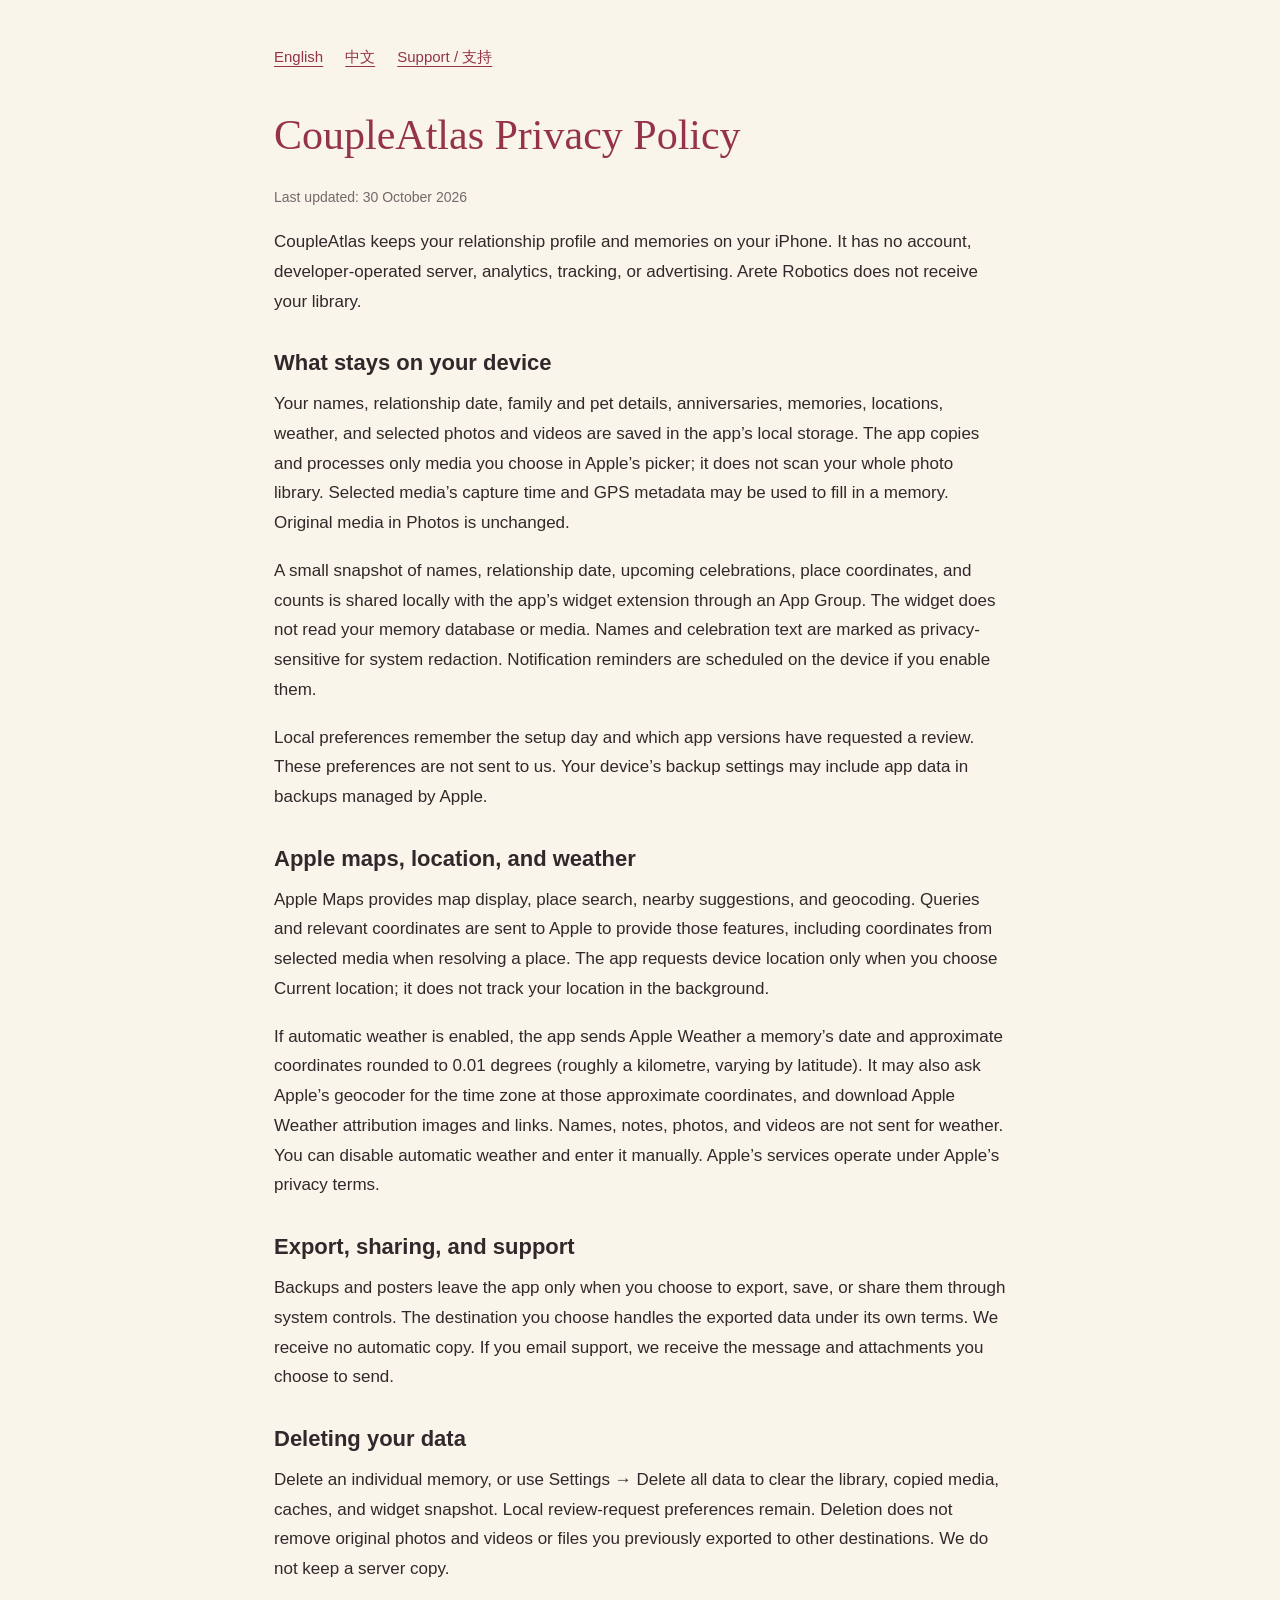
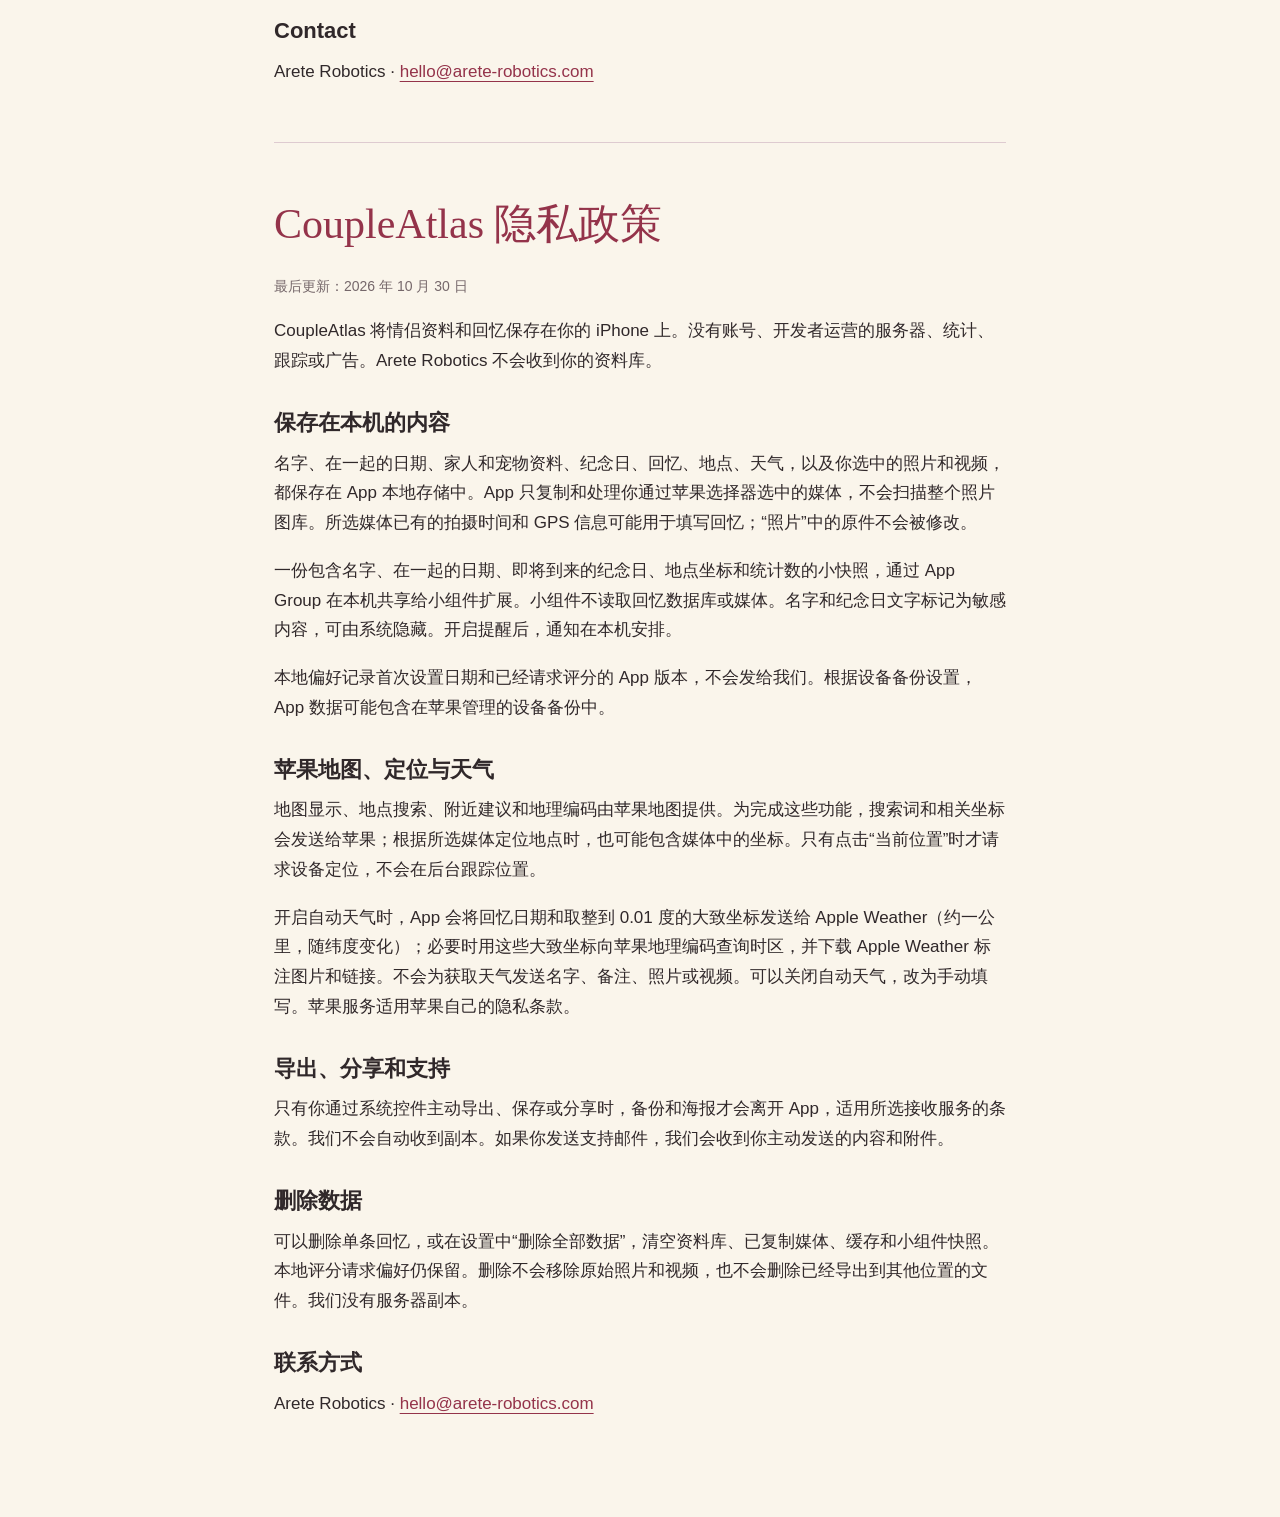
<file: coupleatlas/privacy.html>
<!doctype html>
<html lang="en">
<head><meta charset="utf-8"><meta name="viewport" content="width=device-width, initial-scale=1"><title>CoupleAtlas Privacy Policy / 隐私政策</title><link rel="stylesheet" href="style.css"></head>
<body><main>
<nav aria-label="Language and support"><a href="#en">English</a><a href="#zh">中文</a><a href="index.html">Support / 支持</a></nav>
<section id="en" lang="en">
<h1>CoupleAtlas Privacy Policy</h1>
<p class="muted">Last updated: 30 October 2026</p>
<p>CoupleAtlas keeps your relationship profile and memories on your iPhone. It has no account, developer-operated server, analytics, tracking, or advertising. Arete Robotics does not receive your library.</p>
<h2>What stays on your device</h2>
<p>Your names, relationship date, family and pet details, anniversaries, memories, locations, weather, and selected photos and videos are saved in the app’s local storage. The app copies and processes only media you choose in Apple’s picker; it does not scan your whole photo library. Selected media’s capture time and GPS metadata may be used to fill in a memory. Original media in Photos is unchanged.</p>
<p>A small snapshot of names, relationship date, upcoming celebrations, place coordinates, and counts is shared locally with the app’s widget extension through an App Group. The widget does not read your memory database or media. Names and celebration text are marked as privacy-sensitive for system redaction. Notification reminders are scheduled on the device if you enable them.</p>
<p>Local preferences remember the setup day and which app versions have requested a review. These preferences are not sent to us. Your device’s backup settings may include app data in backups managed by Apple.</p>
<h2>Apple maps, location, and weather</h2>
<p>Apple Maps provides map display, place search, nearby suggestions, and geocoding. Queries and relevant coordinates are sent to Apple to provide those features, including coordinates from selected media when resolving a place. The app requests device location only when you choose Current location; it does not track your location in the background.</p>
<p>If automatic weather is enabled, the app sends Apple Weather a memory’s date and approximate coordinates rounded to 0.01 degrees (roughly a kilometre, varying by latitude). It may also ask Apple’s geocoder for the time zone at those approximate coordinates, and download Apple Weather attribution images and links. Names, notes, photos, and videos are not sent for weather. You can disable automatic weather and enter it manually. Apple’s services operate under Apple’s privacy terms.</p>
<h2>Export, sharing, and support</h2>
<p>Backups and posters leave the app only when you choose to export, save, or share them through system controls. The destination you choose handles the exported data under its own terms. We receive no automatic copy. If you email support, we receive the message and attachments you choose to send.</p>
<h2>Deleting your data</h2>
<p>Delete an individual memory, or use Settings → Delete all data to clear the library, copied media, caches, and widget snapshot. Local review-request preferences remain. Deletion does not remove original photos and videos or files you previously exported to other destinations. We do not keep a server copy.</p>
<h2>Contact</h2>
<p>Arete Robotics · <a href="mailto:hello@arete-robotics.com">hello@arete-robotics.com</a></p>
</section><hr>
<section id="zh" lang="zh-CN">
<h1>CoupleAtlas 隐私政策</h1>
<p class="muted">最后更新：2026 年 10 月 30 日</p>
<p>CoupleAtlas 将情侣资料和回忆保存在你的 iPhone 上。没有账号、开发者运营的服务器、统计、跟踪或广告。Arete Robotics 不会收到你的资料库。</p>
<h2>保存在本机的内容</h2>
<p>名字、在一起的日期、家人和宠物资料、纪念日、回忆、地点、天气，以及你选中的照片和视频，都保存在 App 本地存储中。App 只复制和处理你通过苹果选择器选中的媒体，不会扫描整个照片图库。所选媒体已有的拍摄时间和 GPS 信息可能用于填写回忆；“照片”中的原件不会被修改。</p>
<p>一份包含名字、在一起的日期、即将到来的纪念日、地点坐标和统计数的小快照，通过 App Group 在本机共享给小组件扩展。小组件不读取回忆数据库或媒体。名字和纪念日文字标记为敏感内容，可由系统隐藏。开启提醒后，通知在本机安排。</p>
<p>本地偏好记录首次设置日期和已经请求评分的 App 版本，不会发给我们。根据设备备份设置，App 数据可能包含在苹果管理的设备备份中。</p>
<h2>苹果地图、定位与天气</h2>
<p>地图显示、地点搜索、附近建议和地理编码由苹果地图提供。为完成这些功能，搜索词和相关坐标会发送给苹果；根据所选媒体定位地点时，也可能包含媒体中的坐标。只有点击“当前位置”时才请求设备定位，不会在后台跟踪位置。</p>
<p>开启自动天气时，App 会将回忆日期和取整到 0.01 度的大致坐标发送给 Apple Weather（约一公里，随纬度变化）；必要时用这些大致坐标向苹果地理编码查询时区，并下载 Apple Weather 标注图片和链接。不会为获取天气发送名字、备注、照片或视频。可以关闭自动天气，改为手动填写。苹果服务适用苹果自己的隐私条款。</p>
<h2>导出、分享和支持</h2>
<p>只有你通过系统控件主动导出、保存或分享时，备份和海报才会离开 App，适用所选接收服务的条款。我们不会自动收到副本。如果你发送支持邮件，我们会收到你主动发送的内容和附件。</p>
<h2>删除数据</h2>
<p>可以删除单条回忆，或在设置中“删除全部数据”，清空资料库、已复制媒体、缓存和小组件快照。本地评分请求偏好仍保留。删除不会移除原始照片和视频，也不会删除已经导出到其他位置的文件。我们没有服务器副本。</p>
<h2>联系方式</h2>
<p>Arete Robotics · <a href="mailto:hello@arete-robotics.com">hello@arete-robotics.com</a></p>
</section>
</main></body></html>
</file>
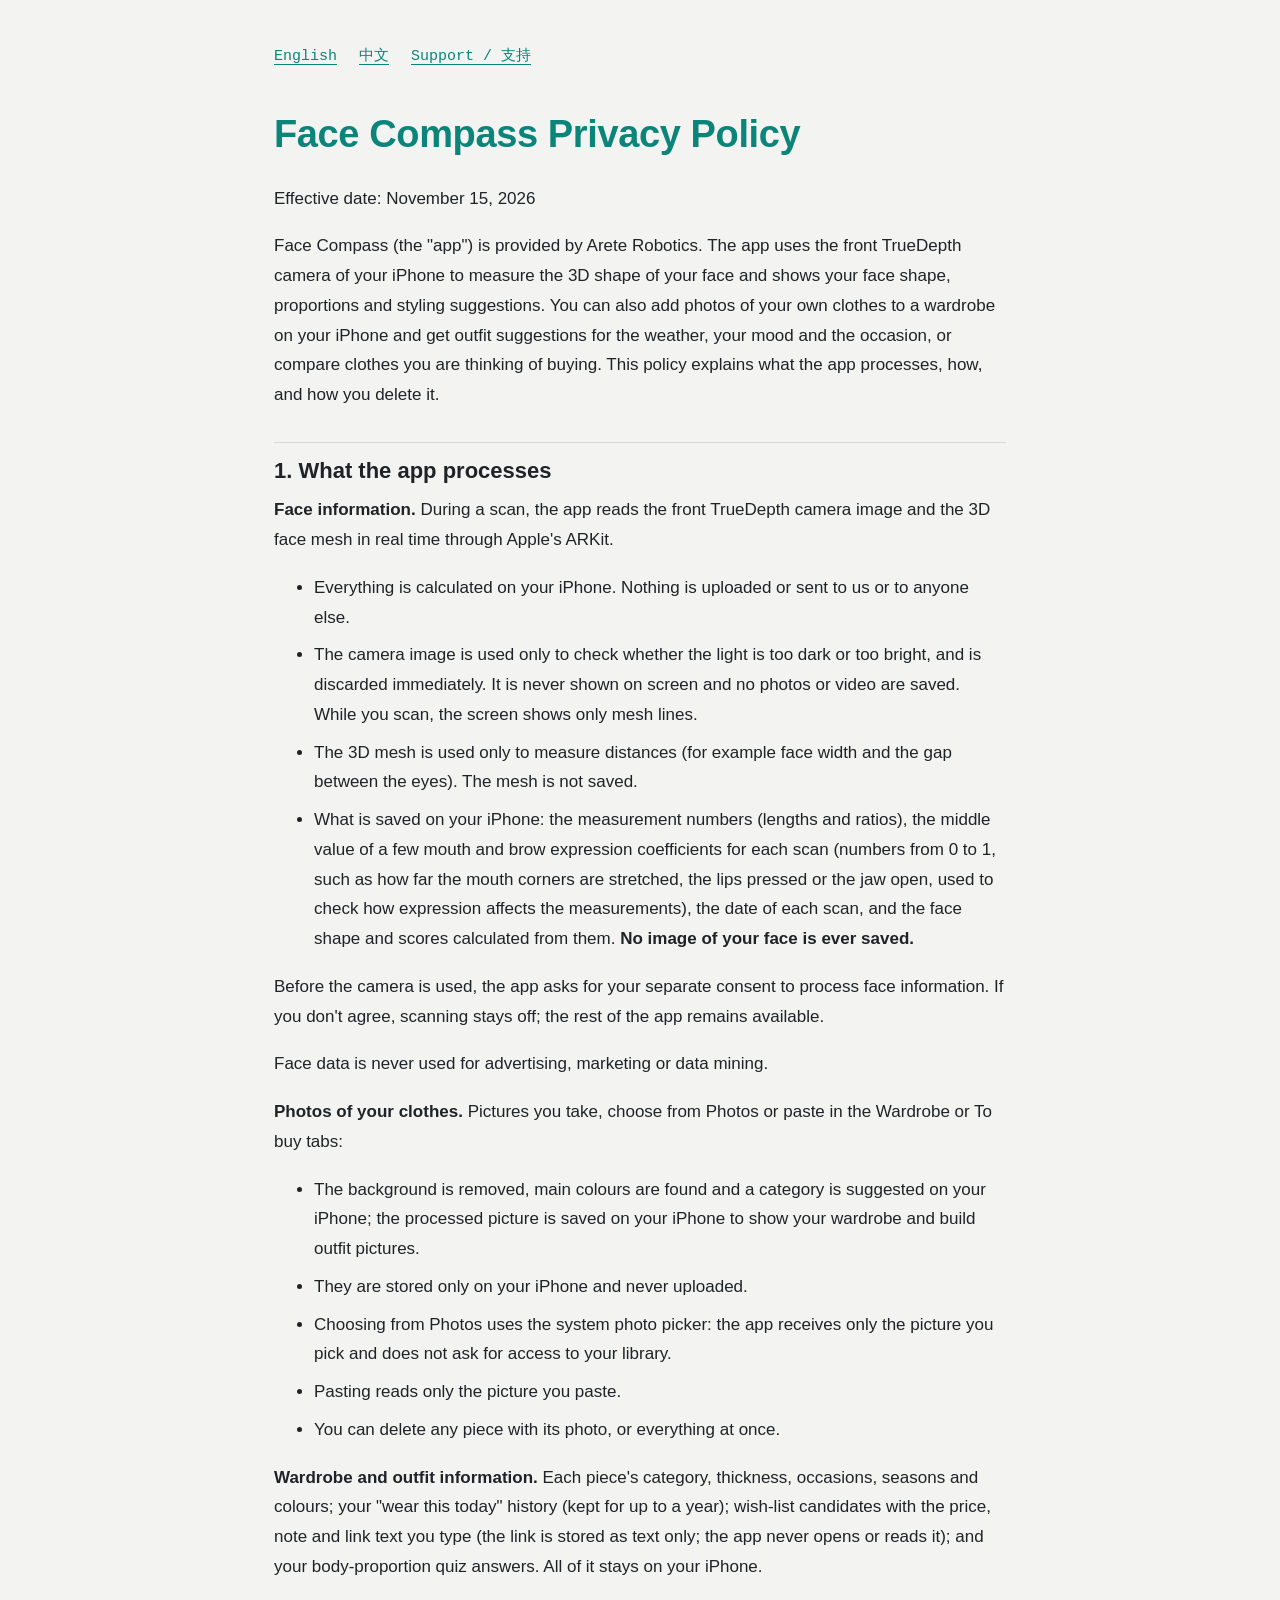
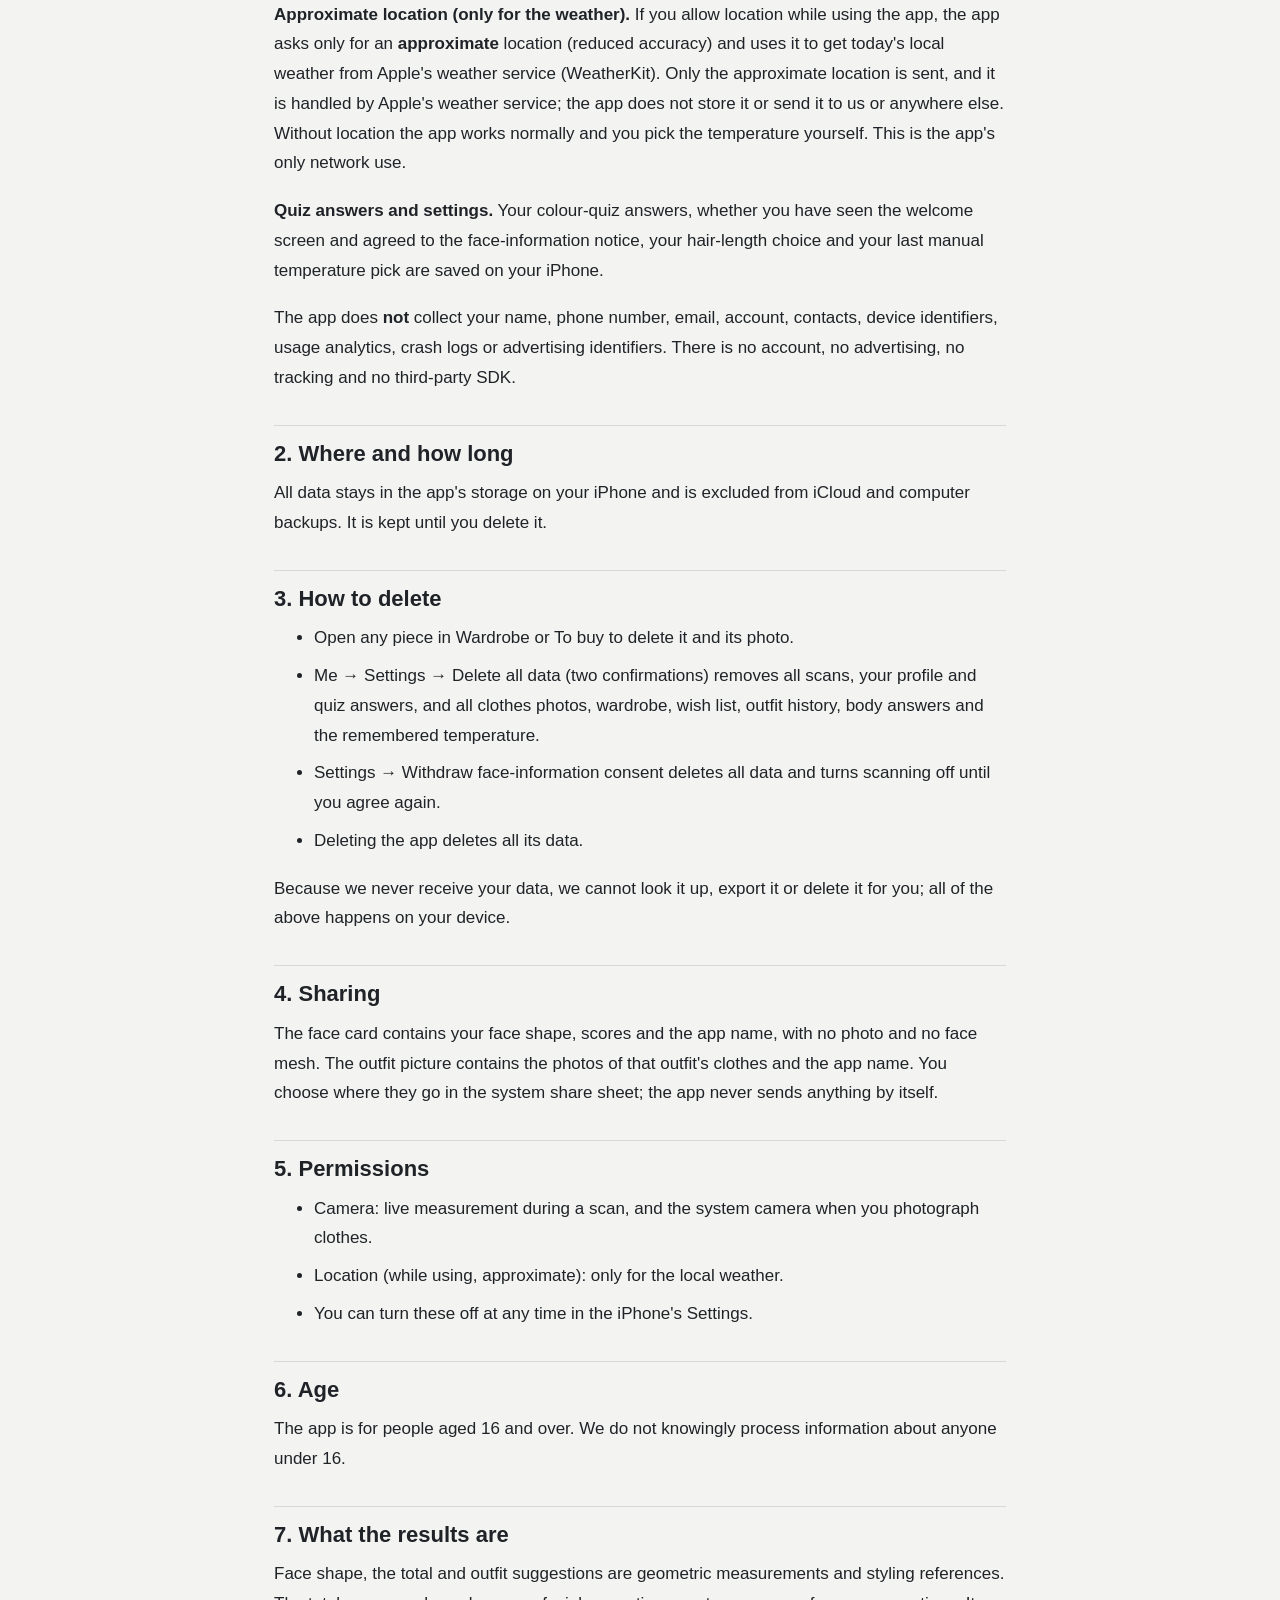
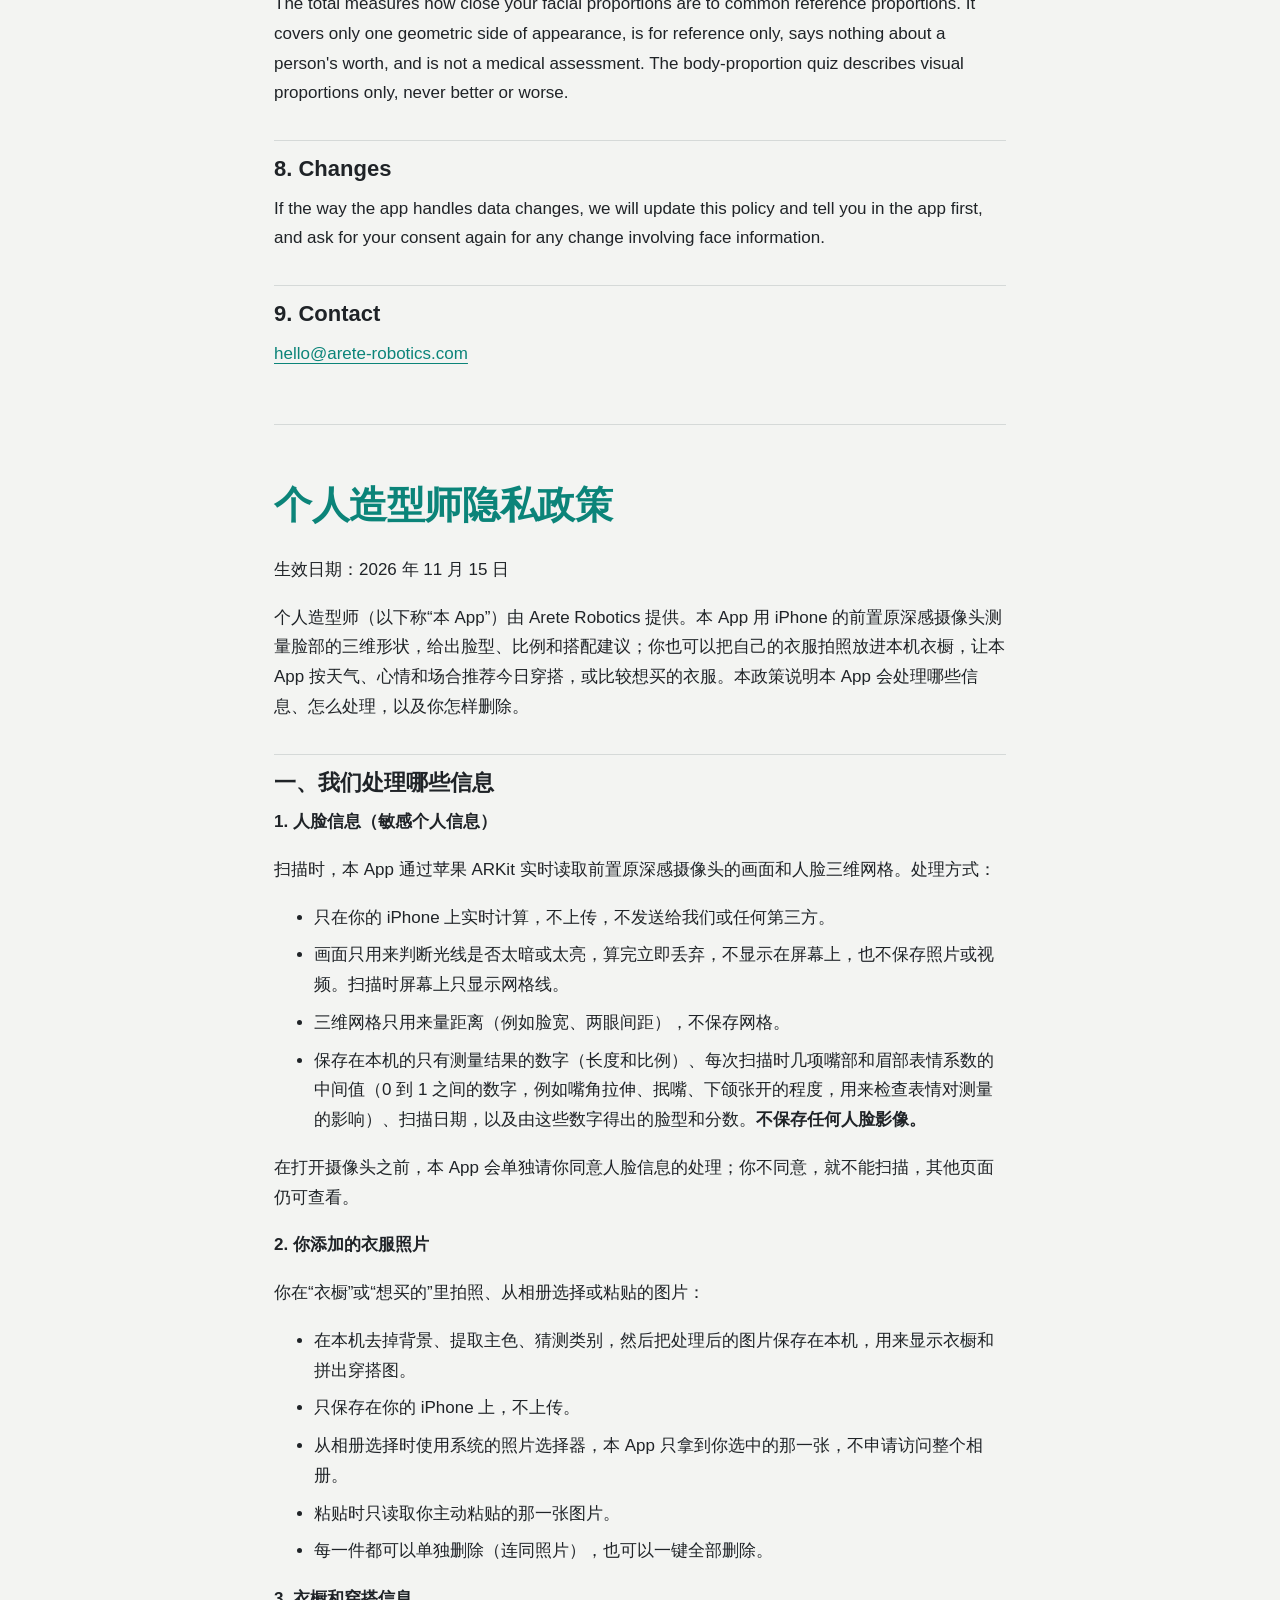
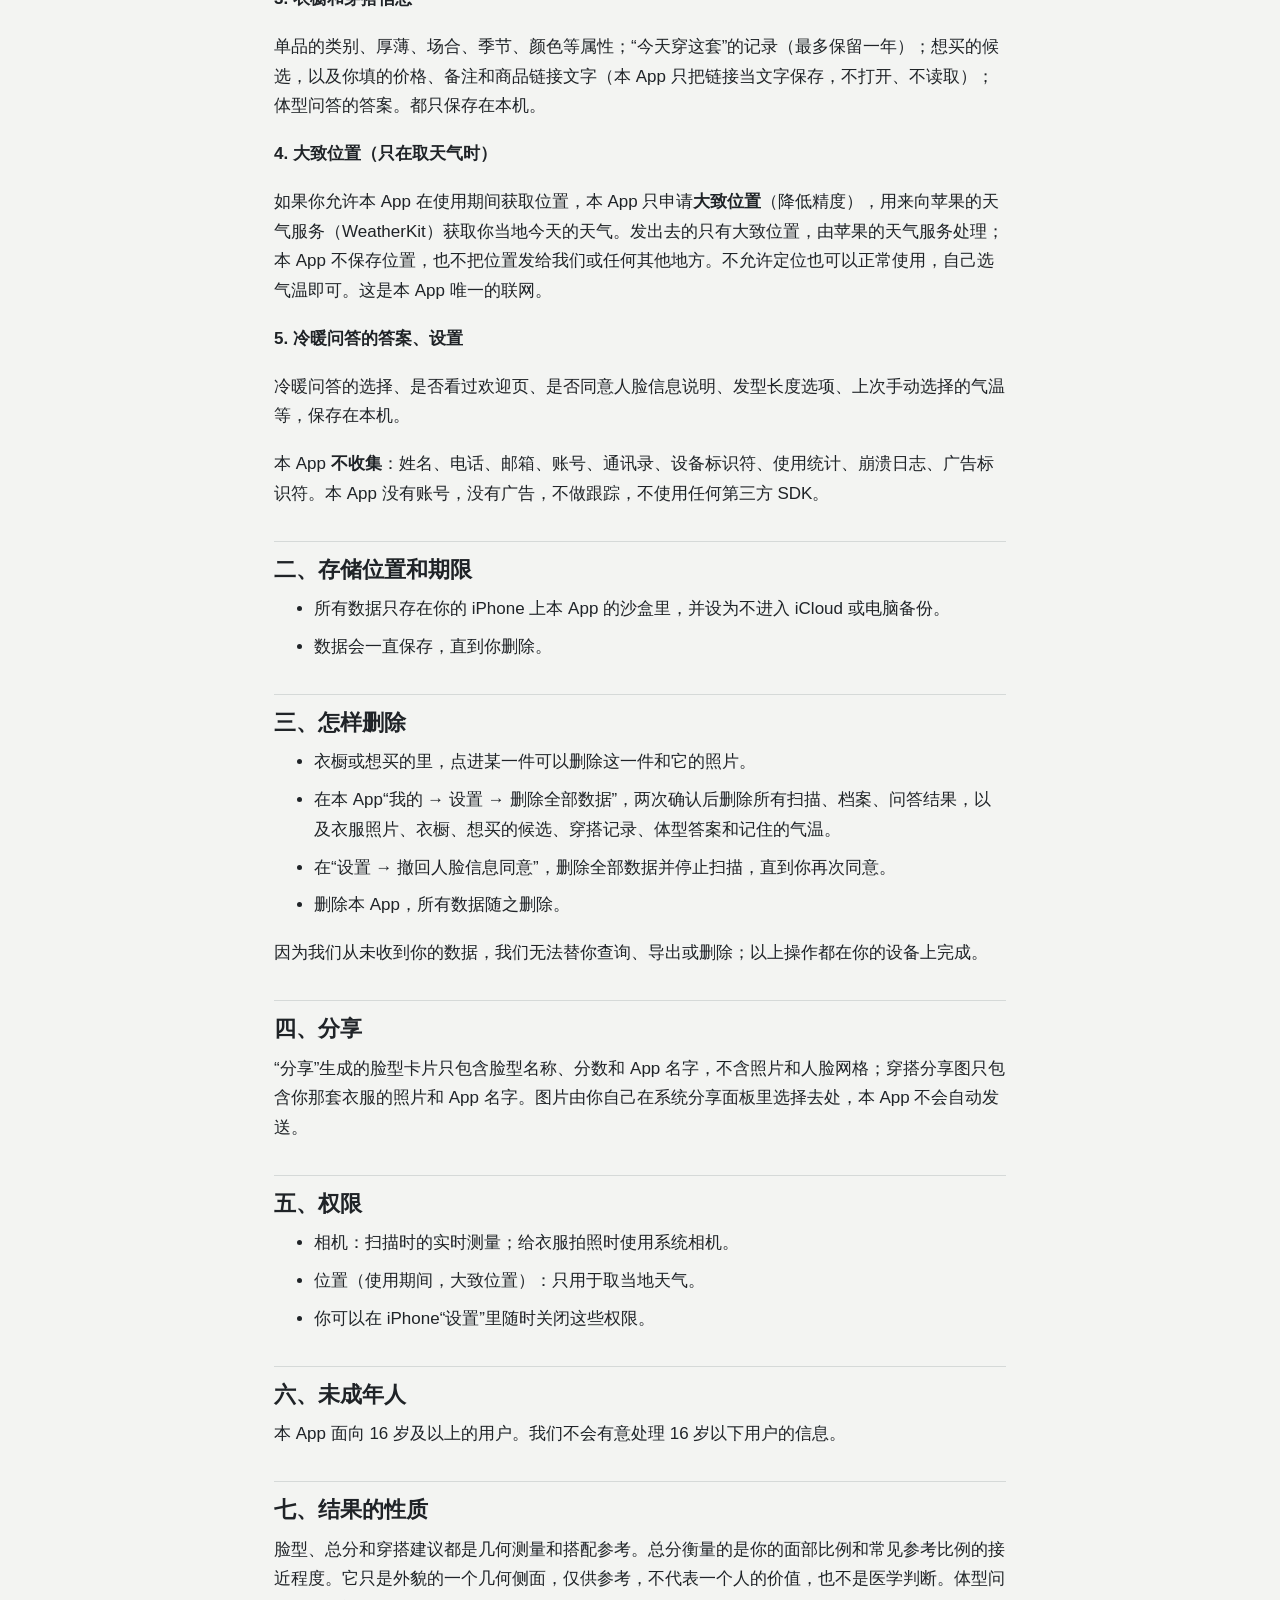
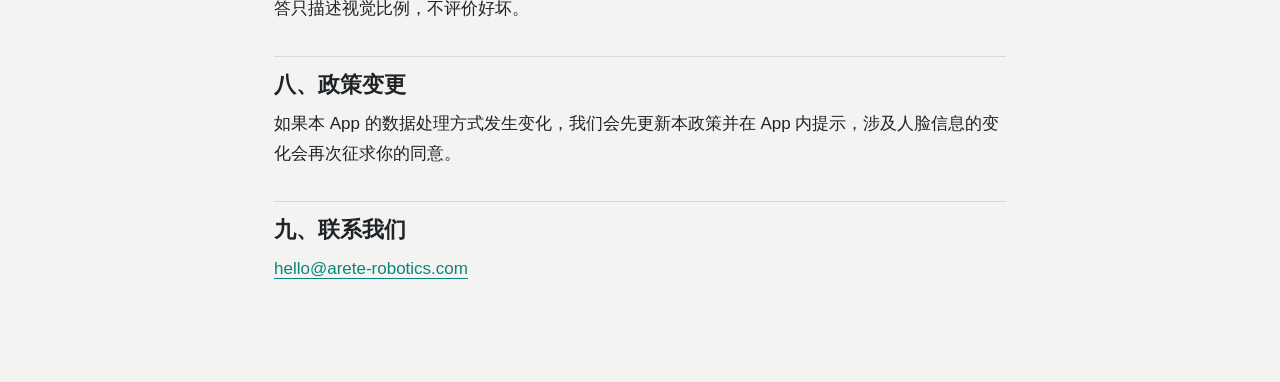
<file: facecompass/privacy.html>
<!doctype html>
<html lang="en">
<head><meta charset="utf-8"><meta name="viewport" content="width=device-width, initial-scale=1"><title>Face Compass Privacy Policy / 个人造型师 隐私政策</title><link rel="stylesheet" href="style.css"></head>
<body><main>
<nav aria-label="Language"><a href="#en">English</a><a href="#zh">中文</a><a href="index.html">Support / 支持</a></nav>
<section id="en" lang="en">
<h1>Face Compass Privacy Policy</h1>
<p>Effective date: November 15, 2026</p>
<p>Face Compass (the "app") is provided by Arete Robotics. The app uses the front TrueDepth camera of your iPhone to measure the 3D shape of your face and shows your face shape, proportions and styling suggestions. You can also add photos of your own clothes to a wardrobe on your iPhone and get outfit suggestions for the weather, your mood and the occasion, or compare clothes you are thinking of buying. This policy explains what the app processes, how, and how you delete it.</p>
<h2>1. What the app processes</h2>
<p><strong>Face information.</strong> During a scan, the app reads the front TrueDepth camera image and the 3D face mesh in real time through Apple's ARKit.</p>
<ul>
<li>Everything is calculated on your iPhone. Nothing is uploaded or sent to us or to anyone else.</li>
<li>The camera image is used only to check whether the light is too dark or too bright, and is discarded immediately. It is never shown on screen and no photos or video are saved. While you scan, the screen shows only mesh lines.</li>
<li>The 3D mesh is used only to measure distances (for example face width and the gap between the eyes). The mesh is not saved.</li>
<li>What is saved on your iPhone: the measurement numbers (lengths and ratios), the middle value of a few mouth and brow expression coefficients for each scan (numbers from 0 to 1, such as how far the mouth corners are stretched, the lips pressed or the jaw open, used to check how expression affects the measurements), the date of each scan, and the face shape and scores calculated from them. <strong>No image of your face is ever saved.</strong></li>
</ul>
<p>Before the camera is used, the app asks for your separate consent to process face information. If you don't agree, scanning stays off; the rest of the app remains available.</p>
<p>Face data is never used for advertising, marketing or data mining.</p>
<p><strong>Photos of your clothes.</strong> Pictures you take, choose from Photos or paste in the Wardrobe or To buy tabs:</p>
<ul>
<li>The background is removed, main colours are found and a category is suggested on your iPhone; the processed picture is saved on your iPhone to show your wardrobe and build outfit pictures.</li>
<li>They are stored only on your iPhone and never uploaded.</li>
<li>Choosing from Photos uses the system photo picker: the app receives only the picture you pick and does not ask for access to your library.</li>
<li>Pasting reads only the picture you paste.</li>
<li>You can delete any piece with its photo, or everything at once.</li>
</ul>
<p><strong>Wardrobe and outfit information.</strong> Each piece's category, thickness, occasions, seasons and colours; your "wear this today" history (kept for up to a year); wish-list candidates with the price, note and link text you type (the link is stored as text only; the app never opens or reads it); and your body-proportion quiz answers. All of it stays on your iPhone.</p>
<p><strong>Approximate location (only for the weather).</strong> If you allow location while using the app, the app asks only for an <strong>approximate</strong> location (reduced accuracy) and uses it to get today's local weather from Apple's weather service (WeatherKit). Only the approximate location is sent, and it is handled by Apple's weather service; the app does not store it or send it to us or anywhere else. Without location the app works normally and you pick the temperature yourself. This is the app's only network use.</p>
<p><strong>Quiz answers and settings.</strong> Your colour-quiz answers, whether you have seen the welcome screen and agreed to the face-information notice, your hair-length choice and your last manual temperature pick are saved on your iPhone.</p>
<p>The app does <strong>not</strong> collect your name, phone number, email, account, contacts, device identifiers, usage analytics, crash logs or advertising identifiers. There is no account, no advertising, no tracking and no third-party SDK.</p>
<h2>2. Where and how long</h2>
<p>All data stays in the app's storage on your iPhone and is excluded from iCloud and computer backups. It is kept until you delete it.</p>
<h2>3. How to delete</h2>
<ul>
<li>Open any piece in Wardrobe or To buy to delete it and its photo.</li>
<li>Me → Settings → Delete all data (two confirmations) removes all scans, your profile and quiz answers, and all clothes photos, wardrobe, wish list, outfit history, body answers and the remembered temperature.</li>
<li>Settings → Withdraw face-information consent deletes all data and turns scanning off until you agree again.</li>
<li>Deleting the app deletes all its data.</li>
</ul>
<p>Because we never receive your data, we cannot look it up, export it or delete it for you; all of the above happens on your device.</p>
<h2>4. Sharing</h2>
<p>The face card contains your face shape, scores and the app name, with no photo and no face mesh. The outfit picture contains the photos of that outfit's clothes and the app name. You choose where they go in the system share sheet; the app never sends anything by itself.</p>
<h2>5. Permissions</h2>
<ul>
<li>Camera: live measurement during a scan, and the system camera when you photograph clothes.</li>
<li>Location (while using, approximate): only for the local weather.</li>
<li>You can turn these off at any time in the iPhone's Settings.</li>
</ul>
<h2>6. Age</h2>
<p>The app is for people aged 16 and over. We do not knowingly process information about anyone under 16.</p>
<h2>7. What the results are</h2>
<p>Face shape, the total and outfit suggestions are geometric measurements and styling references. The total measures how close your facial proportions are to common reference proportions. It covers only one geometric side of appearance, is for reference only, says nothing about a person's worth, and is not a medical assessment. The body-proportion quiz describes visual proportions only, never better or worse.</p>
<h2>8. Changes</h2>
<p>If the way the app handles data changes, we will update this policy and tell you in the app first, and ask for your consent again for any change involving face information.</p>
<h2>9. Contact</h2>
<p><a href="mailto:hello@arete-robotics.com">hello@arete-robotics.com</a></p>
</section><hr>
<section id="zh" lang="zh-CN">
<h1>个人造型师隐私政策</h1>
<p>生效日期：2026 年 11 月 15 日</p>
<p>个人造型师（以下称“本 App”）由 Arete Robotics 提供。本 App 用 iPhone 的前置原深感摄像头测量脸部的三维形状，给出脸型、比例和搭配建议；你也可以把自己的衣服拍照放进本机衣橱，让本 App 按天气、心情和场合推荐今日穿搭，或比较想买的衣服。本政策说明本 App 会处理哪些信息、怎么处理，以及你怎样删除。</p>
<h2>一、我们处理哪些信息</h2>
<p><strong>1. 人脸信息（敏感个人信息）</strong></p>
<p>扫描时，本 App 通过苹果 ARKit 实时读取前置原深感摄像头的画面和人脸三维网格。处理方式：</p>
<ul>
<li>只在你的 iPhone 上实时计算，不上传，不发送给我们或任何第三方。</li>
<li>画面只用来判断光线是否太暗或太亮，算完立即丢弃，不显示在屏幕上，也不保存照片或视频。扫描时屏幕上只显示网格线。</li>
<li>三维网格只用来量距离（例如脸宽、两眼间距），不保存网格。</li>
<li>保存在本机的只有测量结果的数字（长度和比例）、每次扫描时几项嘴部和眉部表情系数的中间值（0 到 1 之间的数字，例如嘴角拉伸、抿嘴、下颌张开的程度，用来检查表情对测量的影响）、扫描日期，以及由这些数字得出的脸型和分数。<strong>不保存任何人脸影像。</strong></li>
</ul>
<p>在打开摄像头之前，本 App 会单独请你同意人脸信息的处理；你不同意，就不能扫描，其他页面仍可查看。</p>
<p><strong>2. 你添加的衣服照片</strong></p>
<p>你在“衣橱”或“想买的”里拍照、从相册选择或粘贴的图片：</p>
<ul>
<li>在本机去掉背景、提取主色、猜测类别，然后把处理后的图片保存在本机，用来显示衣橱和拼出穿搭图。</li>
<li>只保存在你的 iPhone 上，不上传。</li>
<li>从相册选择时使用系统的照片选择器，本 App 只拿到你选中的那一张，不申请访问整个相册。</li>
<li>粘贴时只读取你主动粘贴的那一张图片。</li>
<li>每一件都可以单独删除（连同照片），也可以一键全部删除。</li>
</ul>
<p><strong>3. 衣橱和穿搭信息</strong></p>
<p>单品的类别、厚薄、场合、季节、颜色等属性；“今天穿这套”的记录（最多保留一年）；想买的候选，以及你填的价格、备注和商品链接文字（本 App 只把链接当文字保存，不打开、不读取）；体型问答的答案。都只保存在本机。</p>
<p><strong>4. 大致位置（只在取天气时）</strong></p>
<p>如果你允许本 App 在使用期间获取位置，本 App 只申请<strong>大致位置</strong>（降低精度），用来向苹果的天气服务（WeatherKit）获取你当地今天的天气。发出去的只有大致位置，由苹果的天气服务处理；本 App 不保存位置，也不把位置发给我们或任何其他地方。不允许定位也可以正常使用，自己选气温即可。这是本 App 唯一的联网。</p>
<p><strong>5. 冷暖问答的答案、设置</strong></p>
<p>冷暖问答的选择、是否看过欢迎页、是否同意人脸信息说明、发型长度选项、上次手动选择的气温等，保存在本机。</p>
<p>本 App <strong>不收集</strong>：姓名、电话、邮箱、账号、通讯录、设备标识符、使用统计、崩溃日志、广告标识符。本 App 没有账号，没有广告，不做跟踪，不使用任何第三方 SDK。</p>
<h2>二、存储位置和期限</h2>
<ul>
<li>所有数据只存在你的 iPhone 上本 App 的沙盒里，并设为不进入 iCloud 或电脑备份。</li>
<li>数据会一直保存，直到你删除。</li>
</ul>
<h2>三、怎样删除</h2>
<ul>
<li>衣橱或想买的里，点进某一件可以删除这一件和它的照片。</li>
<li>在本 App“我的 → 设置 → 删除全部数据”，两次确认后删除所有扫描、档案、问答结果，以及衣服照片、衣橱、想买的候选、穿搭记录、体型答案和记住的气温。</li>
<li>在“设置 → 撤回人脸信息同意”，删除全部数据并停止扫描，直到你再次同意。</li>
<li>删除本 App，所有数据随之删除。</li>
</ul>
<p>因为我们从未收到你的数据，我们无法替你查询、导出或删除；以上操作都在你的设备上完成。</p>
<h2>四、分享</h2>
<p>“分享”生成的脸型卡片只包含脸型名称、分数和 App 名字，不含照片和人脸网格；穿搭分享图只包含你那套衣服的照片和 App 名字。图片由你自己在系统分享面板里选择去处，本 App 不会自动发送。</p>
<h2>五、权限</h2>
<ul>
<li>相机：扫描时的实时测量；给衣服拍照时使用系统相机。</li>
<li>位置（使用期间，大致位置）：只用于取当地天气。</li>
<li>你可以在 iPhone“设置”里随时关闭这些权限。</li>
</ul>
<h2>六、未成年人</h2>
<p>本 App 面向 16 岁及以上的用户。我们不会有意处理 16 岁以下用户的信息。</p>
<h2>七、结果的性质</h2>
<p>脸型、总分和穿搭建议都是几何测量和搭配参考。总分衡量的是你的面部比例和常见参考比例的接近程度。它只是外貌的一个几何侧面，仅供参考，不代表一个人的价值，也不是医学判断。体型问答只描述视觉比例，不评价好坏。</p>
<h2>八、政策变更</h2>
<p>如果本 App 的数据处理方式发生变化，我们会先更新本政策并在 App 内提示，涉及人脸信息的变化会再次征求你的同意。</p>
<h2>九、联系我们</h2>
<p><a href="mailto:hello@arete-robotics.com">hello@arete-robotics.com</a></p>
</section>
</main></body>
</html>
</file>
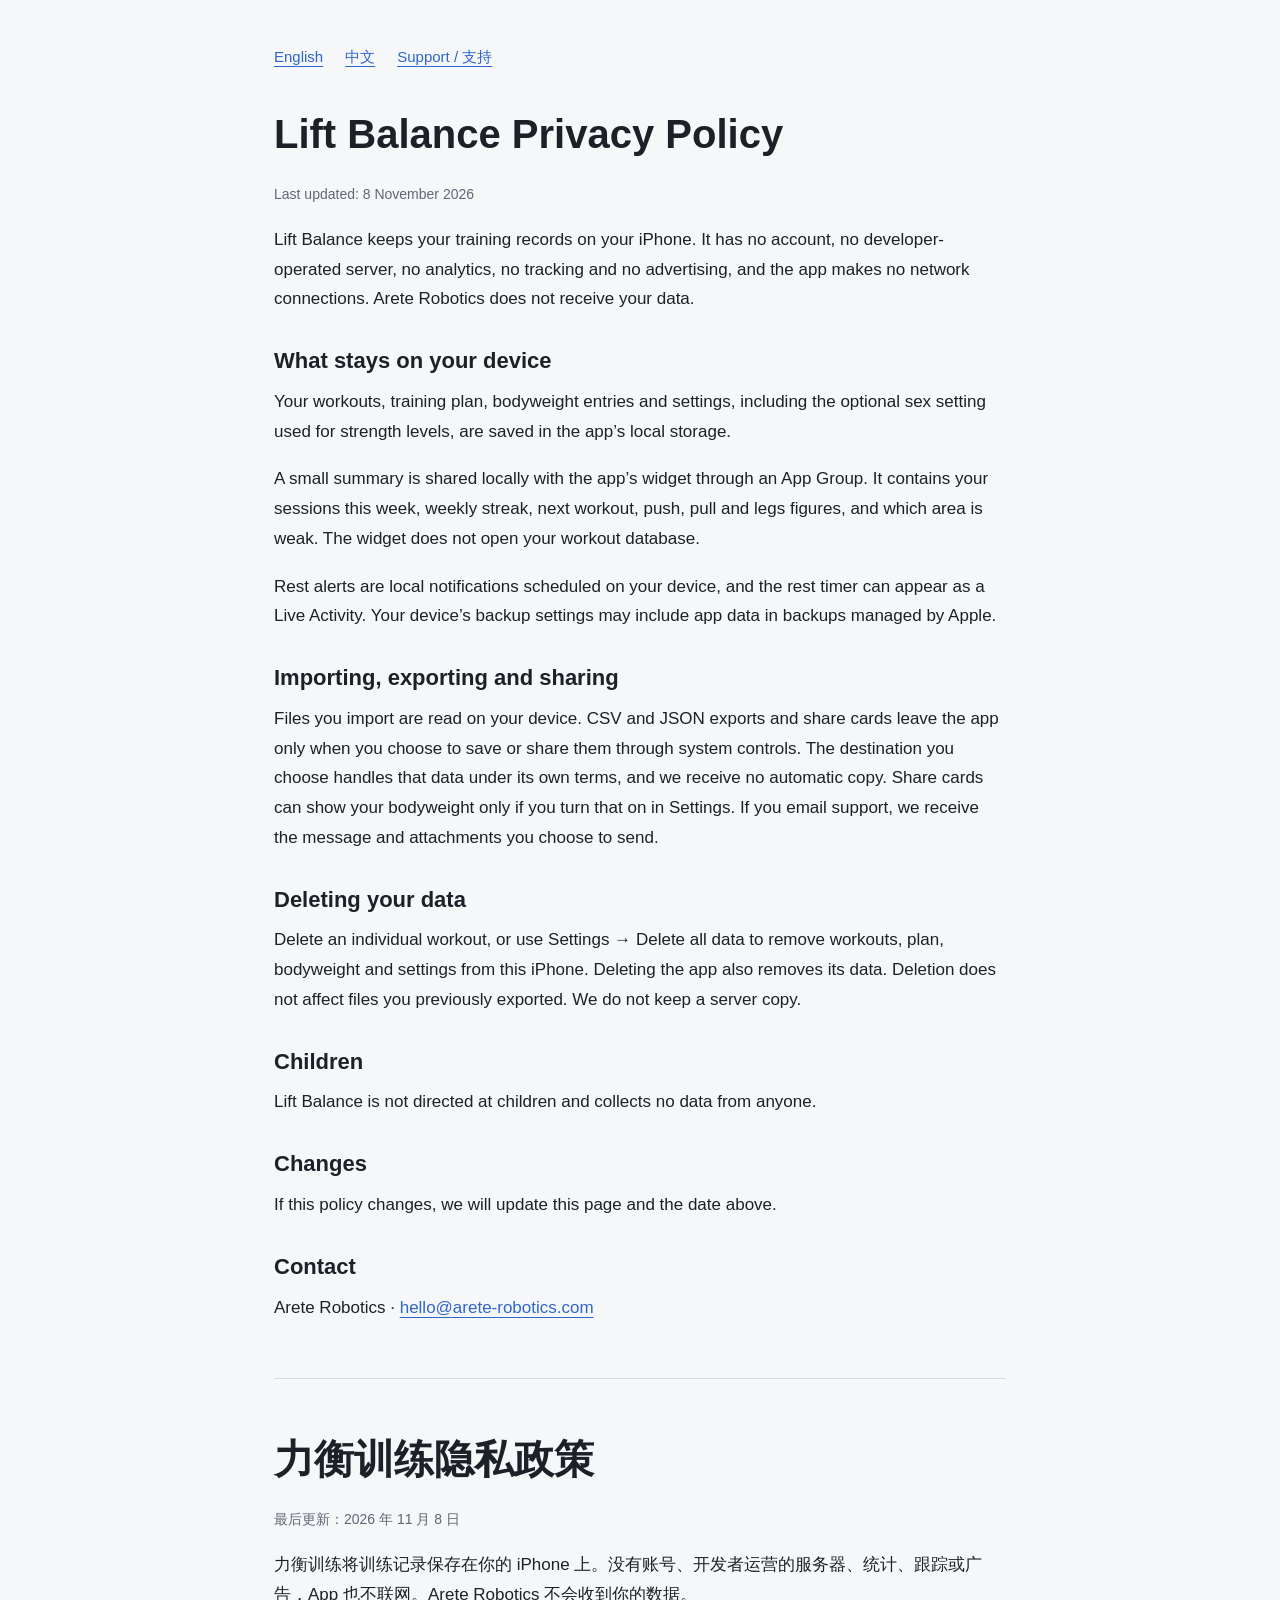
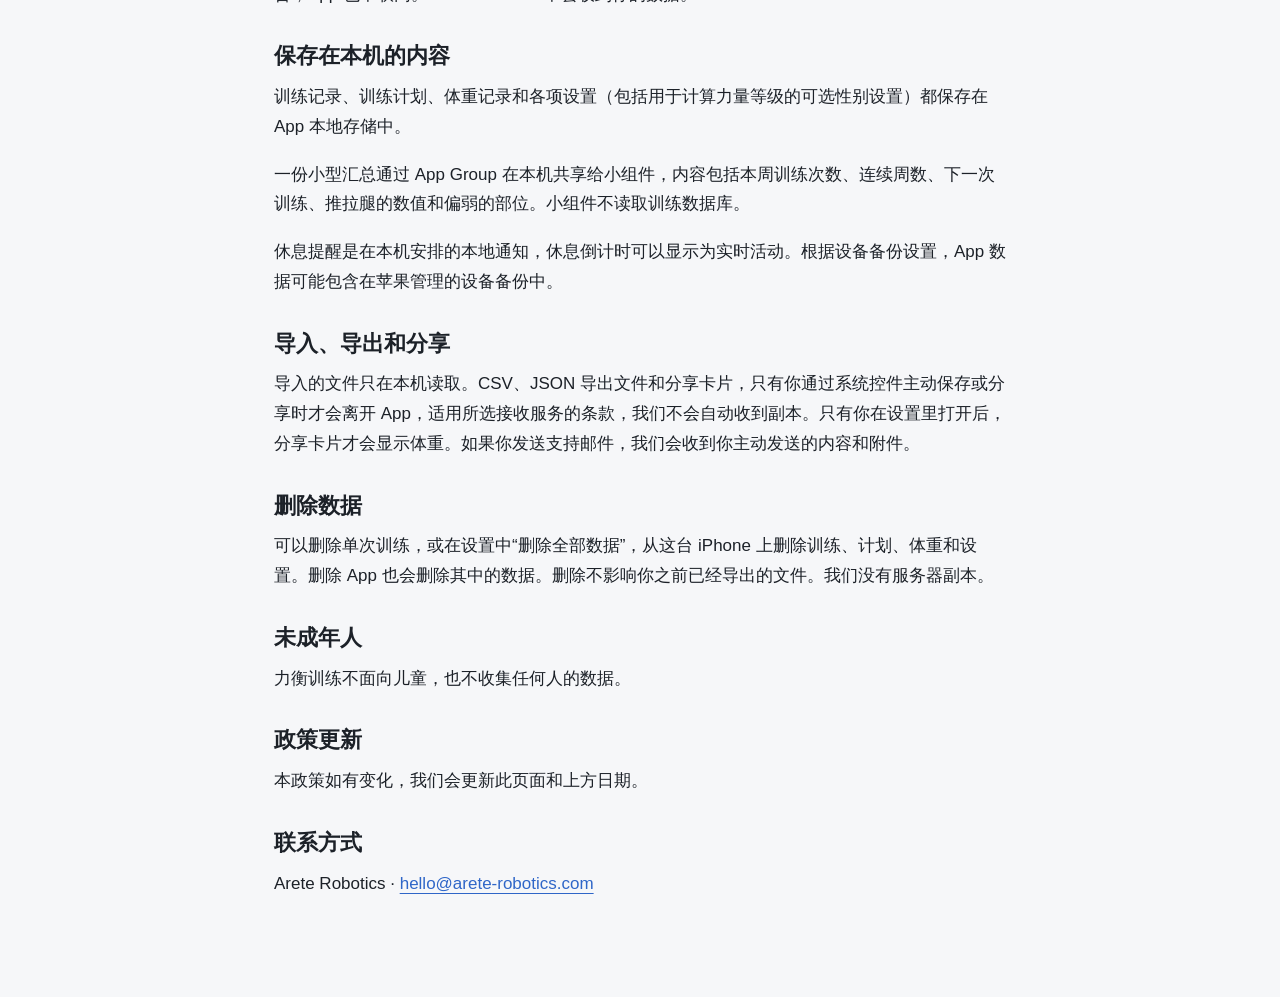
<file: liftbalance/privacy.html>
<!doctype html>
<html lang="en">
<head><meta charset="utf-8"><meta name="viewport" content="width=device-width, initial-scale=1"><title>Lift Balance Privacy Policy / 力衡训练隐私政策</title><link rel="stylesheet" href="style.css"></head>
<body><main>
<nav aria-label="Language and support"><a href="#en">English</a><a href="#zh">中文</a><a href="index.html">Support / 支持</a></nav>
<section id="en" lang="en">
<h1>Lift Balance Privacy Policy</h1>
<p class="muted">Last updated: 8 November 2026</p>
<p>Lift Balance keeps your training records on your iPhone. It has no account, no developer-operated server, no analytics, no tracking and no advertising, and the app makes no network connections. Arete Robotics does not receive your data.</p>
<h2>What stays on your device</h2>
<p>Your workouts, training plan, bodyweight entries and settings, including the optional sex setting used for strength levels, are saved in the app’s local storage.</p>
<p>A small summary is shared locally with the app’s widget through an App Group. It contains your sessions this week, weekly streak, next workout, push, pull and legs figures, and which area is weak. The widget does not open your workout database.</p>
<p>Rest alerts are local notifications scheduled on your device, and the rest timer can appear as a Live Activity. Your device’s backup settings may include app data in backups managed by Apple.</p>
<h2>Importing, exporting and sharing</h2>
<p>Files you import are read on your device. CSV and JSON exports and share cards leave the app only when you choose to save or share them through system controls. The destination you choose handles that data under its own terms, and we receive no automatic copy. Share cards can show your bodyweight only if you turn that on in Settings. If you email support, we receive the message and attachments you choose to send.</p>
<h2>Deleting your data</h2>
<p>Delete an individual workout, or use Settings → Delete all data to remove workouts, plan, bodyweight and settings from this iPhone. Deleting the app also removes its data. Deletion does not affect files you previously exported. We do not keep a server copy.</p>
<h2>Children</h2>
<p>Lift Balance is not directed at children and collects no data from anyone.</p>
<h2>Changes</h2>
<p>If this policy changes, we will update this page and the date above.</p>
<h2>Contact</h2>
<p>Arete Robotics · <a href="mailto:hello@arete-robotics.com">hello@arete-robotics.com</a></p>
</section><hr>
<section id="zh" lang="zh-CN">
<h1>力衡训练隐私政策</h1>
<p class="muted">最后更新：2026 年 11 月 8 日</p>
<p>力衡训练将训练记录保存在你的 iPhone 上。没有账号、开发者运营的服务器、统计、跟踪或广告，App 也不联网。Arete Robotics 不会收到你的数据。</p>
<h2>保存在本机的内容</h2>
<p>训练记录、训练计划、体重记录和各项设置（包括用于计算力量等级的可选性别设置）都保存在 App 本地存储中。</p>
<p>一份小型汇总通过 App Group 在本机共享给小组件，内容包括本周训练次数、连续周数、下一次训练、推拉腿的数值和偏弱的部位。小组件不读取训练数据库。</p>
<p>休息提醒是在本机安排的本地通知，休息倒计时可以显示为实时活动。根据设备备份设置，App 数据可能包含在苹果管理的设备备份中。</p>
<h2>导入、导出和分享</h2>
<p>导入的文件只在本机读取。CSV、JSON 导出文件和分享卡片，只有你通过系统控件主动保存或分享时才会离开 App，适用所选接收服务的条款，我们不会自动收到副本。只有你在设置里打开后，分享卡片才会显示体重。如果你发送支持邮件，我们会收到你主动发送的内容和附件。</p>
<h2>删除数据</h2>
<p>可以删除单次训练，或在设置中“删除全部数据”，从这台 iPhone 上删除训练、计划、体重和设置。删除 App 也会删除其中的数据。删除不影响你之前已经导出的文件。我们没有服务器副本。</p>
<h2>未成年人</h2>
<p>力衡训练不面向儿童，也不收集任何人的数据。</p>
<h2>政策更新</h2>
<p>本政策如有变化，我们会更新此页面和上方日期。</p>
<h2>联系方式</h2>
<p>Arete Robotics · <a href="mailto:hello@arete-robotics.com">hello@arete-robotics.com</a></p>
</section>
</main></body></html>
</file>
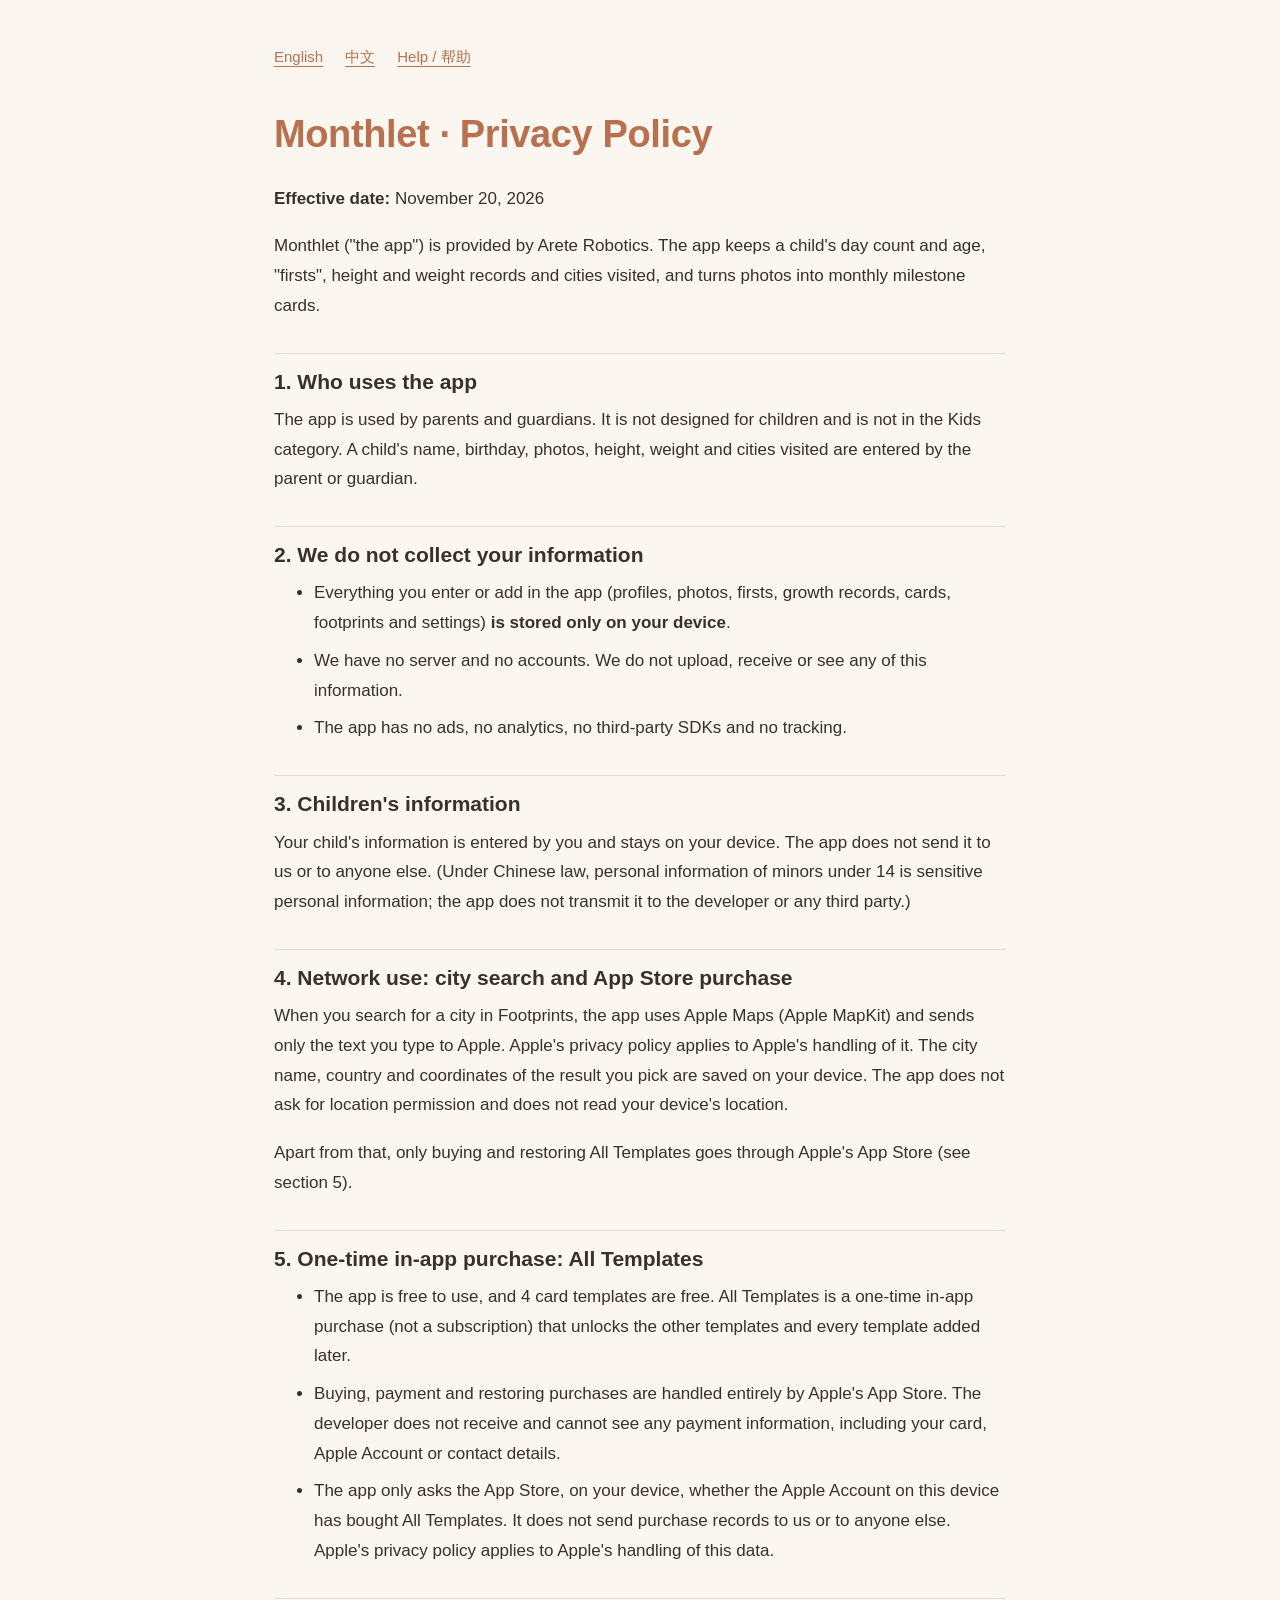
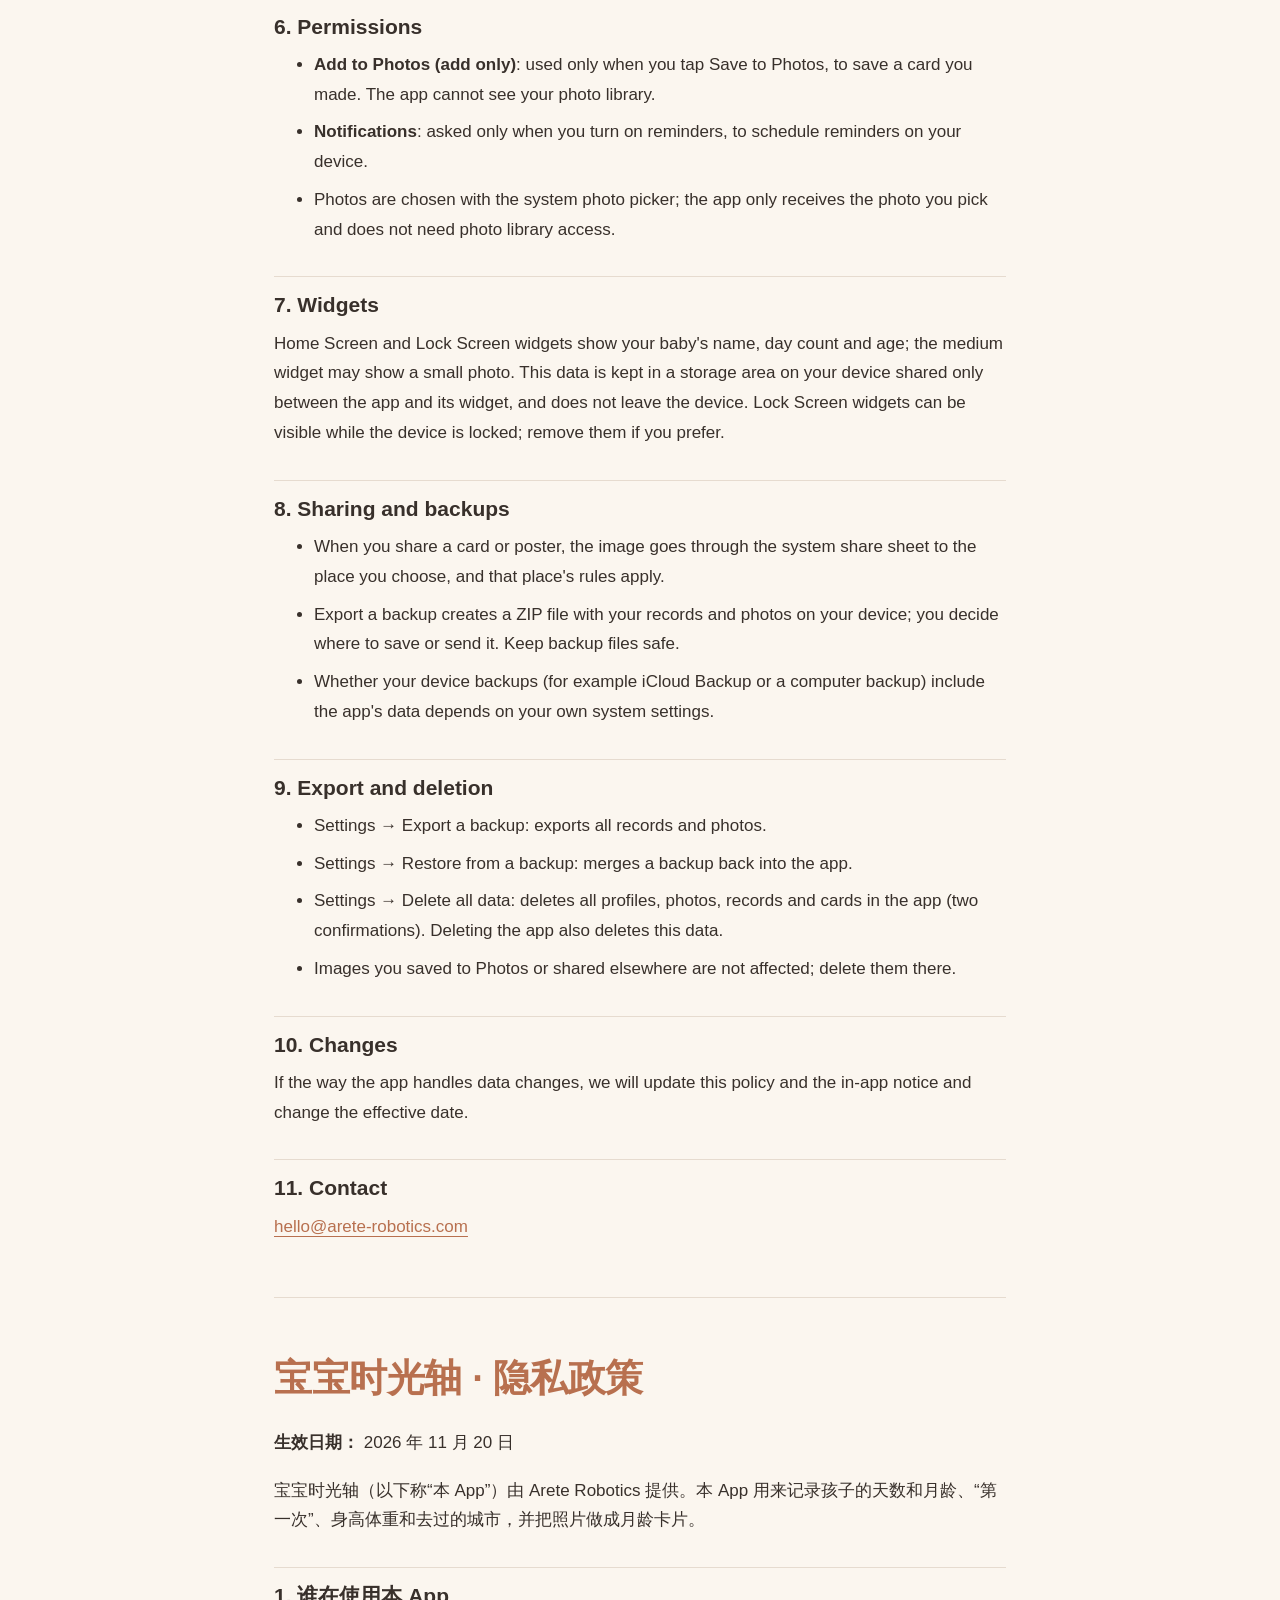
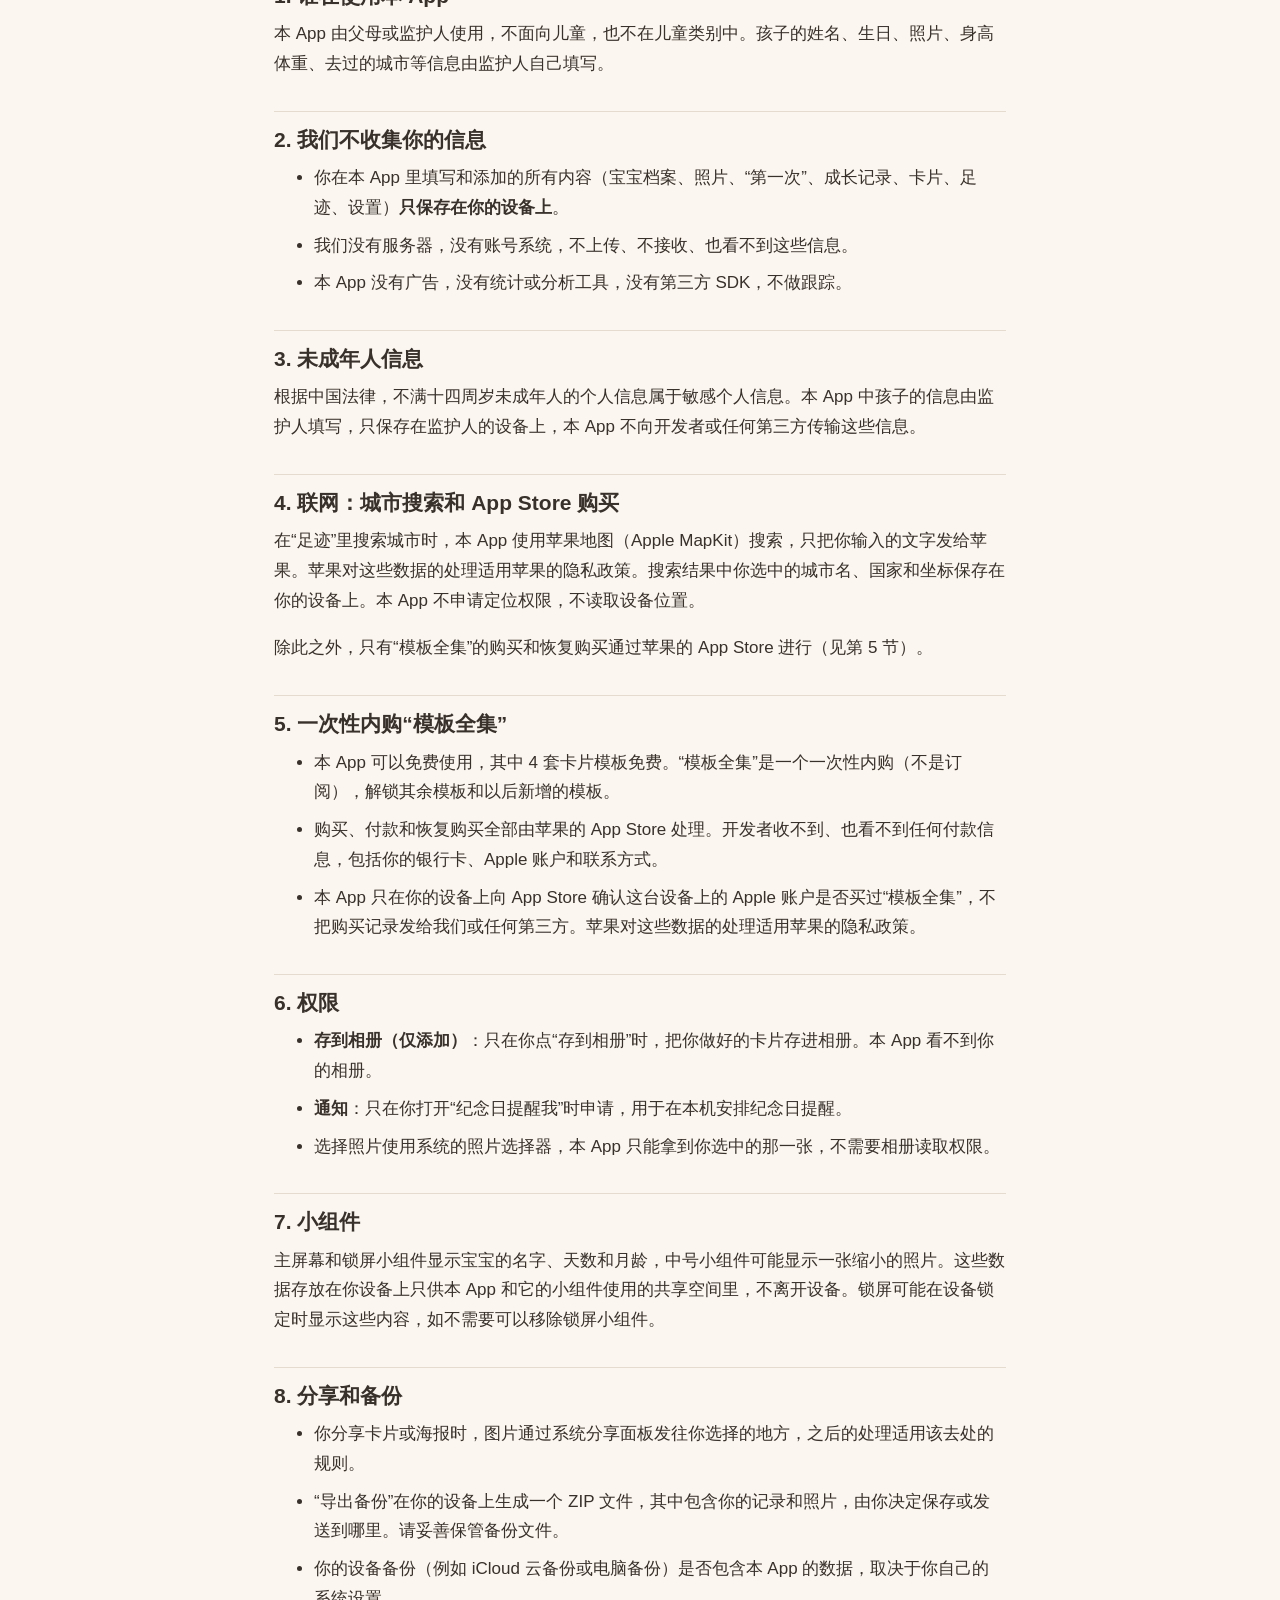
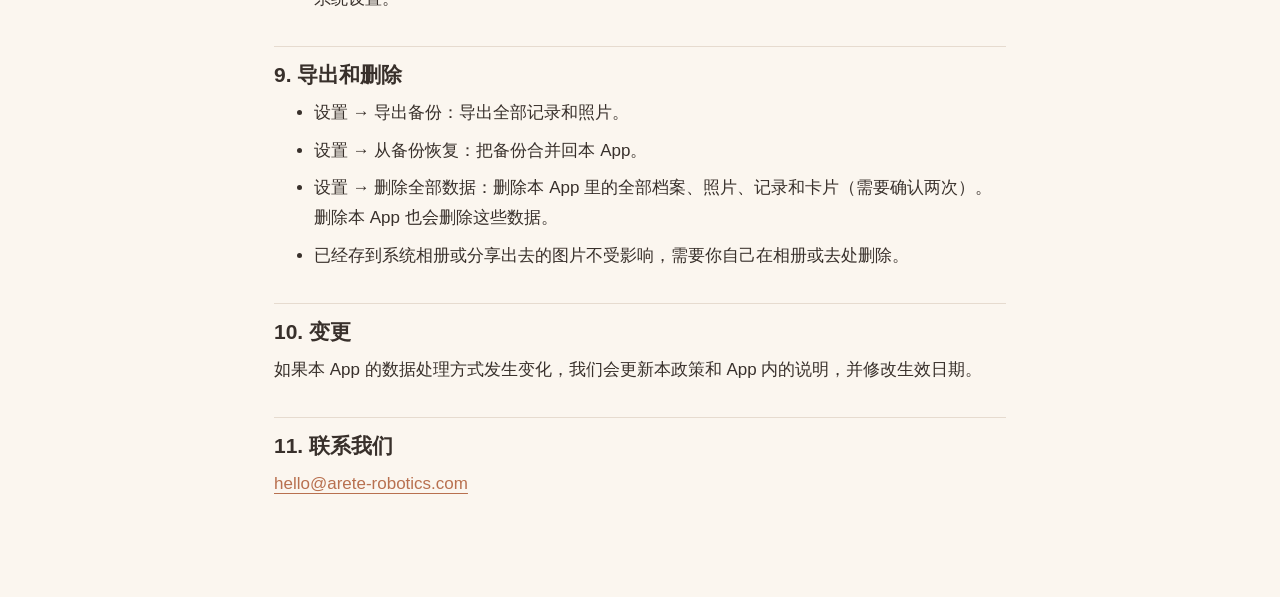
<file: monthlet/privacy.html>
<!doctype html>
<html lang="en">
<head><meta charset="utf-8"><meta name="viewport" content="width=device-width, initial-scale=1"><title>Monthlet Privacy Policy / 宝宝时光轴 隐私政策</title><link rel="stylesheet" href="style.css"></head>
<body><main>
<nav aria-label="Language"><a href="#en">English</a><a href="#zh">中文</a><a href="index.html">Help / 帮助</a></nav>
<section id="en" lang="en">
<h1>Monthlet · Privacy Policy</h1>
<p><strong>Effective date:</strong> November 20, 2026</p>
<p>Monthlet ("the app") is provided by Arete Robotics. The app keeps a child's day count and age, "firsts", height and weight records and cities visited, and turns photos into monthly milestone cards.</p>
<h2>1. Who uses the app</h2>
<p>The app is used by parents and guardians. It is not designed for children and is not in the Kids category. A child's name, birthday, photos, height, weight and cities visited are entered by the parent or guardian.</p>
<h2>2. We do not collect your information</h2>
<ul>
<li>Everything you enter or add in the app (profiles, photos, firsts, growth records, cards, footprints and settings) <strong>is stored only on your device</strong>.</li>
<li>We have no server and no accounts. We do not upload, receive or see any of this information.</li>
<li>The app has no ads, no analytics, no third-party SDKs and no tracking.</li>
</ul>
<h2>3. Children's information</h2>
<p>Your child's information is entered by you and stays on your device. The app does not send it to us or to anyone else. (Under Chinese law, personal information of minors under 14 is sensitive personal information; the app does not transmit it to the developer or any third party.)</p>
<h2>4. Network use: city search and App Store purchase</h2>
<p>When you search for a city in Footprints, the app uses Apple Maps (Apple MapKit) and sends only the text you type to Apple. Apple's privacy policy applies to Apple's handling of it. The city name, country and coordinates of the result you pick are saved on your device. The app does not ask for location permission and does not read your device's location.</p>
<p>Apart from that, only buying and restoring All Templates goes through Apple's App Store (see section 5).</p>
<h2>5. One-time in-app purchase: All Templates</h2>
<ul>
<li>The app is free to use, and 4 card templates are free. All Templates is a one-time in-app purchase (not a subscription) that unlocks the other templates and every template added later.</li>
<li>Buying, payment and restoring purchases are handled entirely by Apple's App Store. The developer does not receive and cannot see any payment information, including your card, Apple Account or contact details.</li>
<li>The app only asks the App Store, on your device, whether the Apple Account on this device has bought All Templates. It does not send purchase records to us or to anyone else. Apple's privacy policy applies to Apple's handling of this data.</li>
</ul>
<h2>6. Permissions</h2>
<ul>
<li><strong>Add to Photos (add only)</strong>: used only when you tap Save to Photos, to save a card you made. The app cannot see your photo library.</li>
<li><strong>Notifications</strong>: asked only when you turn on reminders, to schedule reminders on your device.</li>
<li>Photos are chosen with the system photo picker; the app only receives the photo you pick and does not need photo library access.</li>
</ul>
<h2>7. Widgets</h2>
<p>Home Screen and Lock Screen widgets show your baby's name, day count and age; the medium widget may show a small photo. This data is kept in a storage area on your device shared only between the app and its widget, and does not leave the device. Lock Screen widgets can be visible while the device is locked; remove them if you prefer.</p>
<h2>8. Sharing and backups</h2>
<ul>
<li>When you share a card or poster, the image goes through the system share sheet to the place you choose, and that place's rules apply.</li>
<li>Export a backup creates a ZIP file with your records and photos on your device; you decide where to save or send it. Keep backup files safe.</li>
<li>Whether your device backups (for example iCloud Backup or a computer backup) include the app's data depends on your own system settings.</li>
</ul>
<h2>9. Export and deletion</h2>
<ul>
<li>Settings → Export a backup: exports all records and photos.</li>
<li>Settings → Restore from a backup: merges a backup back into the app.</li>
<li>Settings → Delete all data: deletes all profiles, photos, records and cards in the app (two confirmations). Deleting the app also deletes this data.</li>
<li>Images you saved to Photos or shared elsewhere are not affected; delete them there.</li>
</ul>
<h2>10. Changes</h2>
<p>If the way the app handles data changes, we will update this policy and the in-app notice and change the effective date.</p>
<h2>11. Contact</h2>
<p><a href="mailto:hello@arete-robotics.com">hello@arete-robotics.com</a></p>
</section>
<hr>
<section id="zh" lang="zh-Hans">
<h1>宝宝时光轴 · 隐私政策</h1>
<p><strong>生效日期：</strong> 2026 年 11 月 20 日</p>
<p>宝宝时光轴（以下称“本 App”）由 Arete Robotics 提供。本 App 用来记录孩子的天数和月龄、“第一次”、身高体重和去过的城市，并把照片做成月龄卡片。</p>
<h2>1. 谁在使用本 App</h2>
<p>本 App 由父母或监护人使用，不面向儿童，也不在儿童类别中。孩子的姓名、生日、照片、身高体重、去过的城市等信息由监护人自己填写。</p>
<h2>2. 我们不收集你的信息</h2>
<ul>
<li>你在本 App 里填写和添加的所有内容（宝宝档案、照片、“第一次”、成长记录、卡片、足迹、设置）<strong>只保存在你的设备上</strong>。</li>
<li>我们没有服务器，没有账号系统，不上传、不接收、也看不到这些信息。</li>
<li>本 App 没有广告，没有统计或分析工具，没有第三方 SDK，不做跟踪。</li>
</ul>
<h2>3. 未成年人信息</h2>
<p>根据中国法律，不满十四周岁未成年人的个人信息属于敏感个人信息。本 App 中孩子的信息由监护人填写，只保存在监护人的设备上，本 App 不向开发者或任何第三方传输这些信息。</p>
<h2>4. 联网：城市搜索和 App Store 购买</h2>
<p>在“足迹”里搜索城市时，本 App 使用苹果地图（Apple MapKit）搜索，只把你输入的文字发给苹果。苹果对这些数据的处理适用苹果的隐私政策。搜索结果中你选中的城市名、国家和坐标保存在你的设备上。本 App 不申请定位权限，不读取设备位置。</p>
<p>除此之外，只有“模板全集”的购买和恢复购买通过苹果的 App Store 进行（见第 5 节）。</p>
<h2>5. 一次性内购“模板全集”</h2>
<ul>
<li>本 App 可以免费使用，其中 4 套卡片模板免费。“模板全集”是一个一次性内购（不是订阅），解锁其余模板和以后新增的模板。</li>
<li>购买、付款和恢复购买全部由苹果的 App Store 处理。开发者收不到、也看不到任何付款信息，包括你的银行卡、Apple 账户和联系方式。</li>
<li>本 App 只在你的设备上向 App Store 确认这台设备上的 Apple 账户是否买过“模板全集”，不把购买记录发给我们或任何第三方。苹果对这些数据的处理适用苹果的隐私政策。</li>
</ul>
<h2>6. 权限</h2>
<ul>
<li><strong>存到相册（仅添加）</strong>：只在你点“存到相册”时，把你做好的卡片存进相册。本 App 看不到你的相册。</li>
<li><strong>通知</strong>：只在你打开“纪念日提醒我”时申请，用于在本机安排纪念日提醒。</li>
<li>选择照片使用系统的照片选择器，本 App 只能拿到你选中的那一张，不需要相册读取权限。</li>
</ul>
<h2>7. 小组件</h2>
<p>主屏幕和锁屏小组件显示宝宝的名字、天数和月龄，中号小组件可能显示一张缩小的照片。这些数据存放在你设备上只供本 App 和它的小组件使用的共享空间里，不离开设备。锁屏可能在设备锁定时显示这些内容，如不需要可以移除锁屏小组件。</p>
<h2>8. 分享和备份</h2>
<ul>
<li>你分享卡片或海报时，图片通过系统分享面板发往你选择的地方，之后的处理适用该去处的规则。</li>
<li>“导出备份”在你的设备上生成一个 ZIP 文件，其中包含你的记录和照片，由你决定保存或发送到哪里。请妥善保管备份文件。</li>
<li>你的设备备份（例如 iCloud 云备份或电脑备份）是否包含本 App 的数据，取决于你自己的系统设置。</li>
</ul>
<h2>9. 导出和删除</h2>
<ul>
<li>设置 → 导出备份：导出全部记录和照片。</li>
<li>设置 → 从备份恢复：把备份合并回本 App。</li>
<li>设置 → 删除全部数据：删除本 App 里的全部档案、照片、记录和卡片（需要确认两次）。删除本 App 也会删除这些数据。</li>
<li>已经存到系统相册或分享出去的图片不受影响，需要你自己在相册或去处删除。</li>
</ul>
<h2>10. 变更</h2>
<p>如果本 App 的数据处理方式发生变化，我们会更新本政策和 App 内的说明，并修改生效日期。</p>
<h2>11. 联系我们</h2>
<p><a href="mailto:hello@arete-robotics.com">hello@arete-robotics.com</a></p>
</section>
</main></body>
</html>
</file>
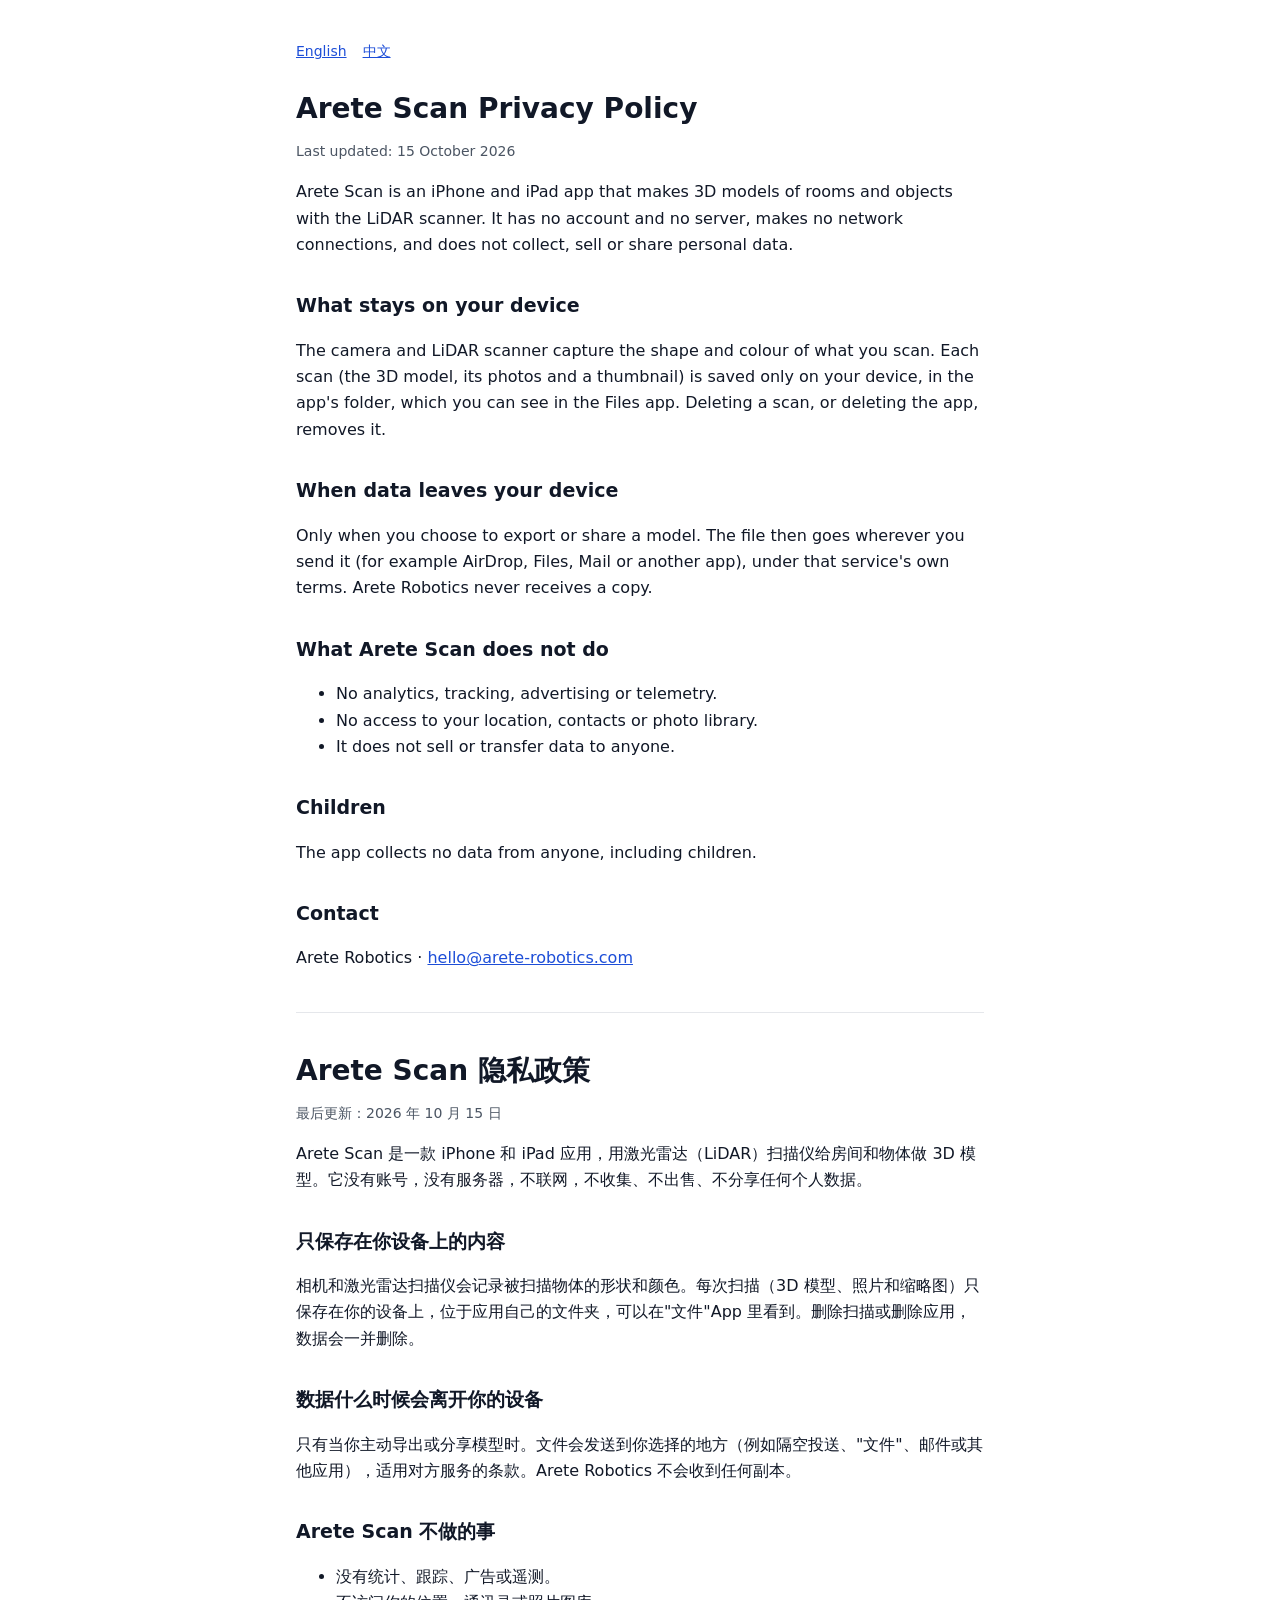
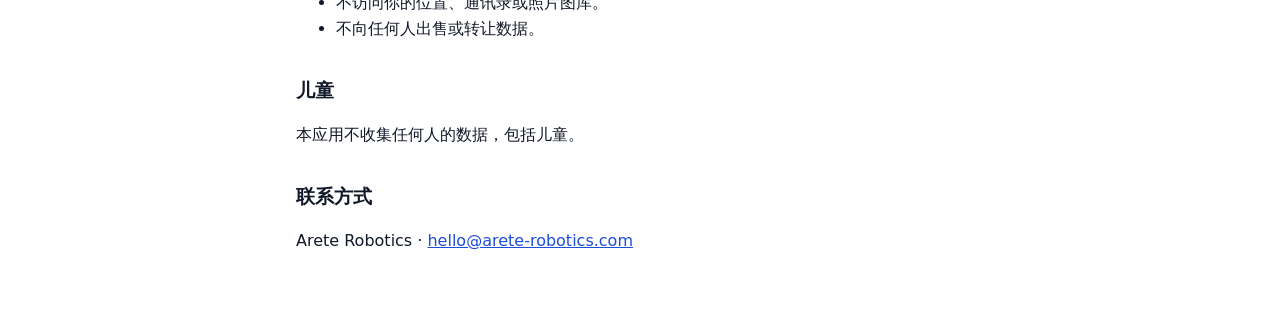
<file: scan/privacy.html>
<!doctype html>
<html lang="en">
<head>
<meta charset="utf-8">
<meta name="viewport" content="width=device-width, initial-scale=1">
<title>Arete Scan Privacy Policy</title>
<link rel="stylesheet" href="../style.css">
<link rel="icon" href="../favicon.png">
<link rel="apple-touch-icon" href="../apple-touch-icon.png">
</head>
<body>
<main>
<nav><a href="#en">English</a><a href="#zh">中文</a></nav>

<section id="en" lang="en">
<h1>Arete Scan Privacy Policy</h1>
<p class="muted">Last updated: 15 October 2026</p>

<p>Arete Scan is an iPhone and iPad app that makes 3D models of rooms and objects with the LiDAR scanner. It has no account and no server, makes no network connections, and does not collect, sell or share personal data.</p>

<h2>What stays on your device</h2>
<p>The camera and LiDAR scanner capture the shape and colour of what you scan. Each scan (the 3D model, its photos and a thumbnail) is saved only on your device, in the app's folder, which you can see in the Files app. Deleting a scan, or deleting the app, removes it.</p>

<h2>When data leaves your device</h2>
<p>Only when you choose to export or share a model. The file then goes wherever you send it (for example AirDrop, Files, Mail or another app), under that service's own terms. Arete Robotics never receives a copy.</p>

<h2>What Arete Scan does not do</h2>
<ul>
<li>No analytics, tracking, advertising or telemetry.</li>
<li>No access to your location, contacts or photo library.</li>
<li>It does not sell or transfer data to anyone.</li>
</ul>

<h2>Children</h2>
<p>The app collects no data from anyone, including children.</p>

<h2>Contact</h2>
<p>Arete Robotics · <a href="mailto:hello@arete-robotics.com">hello@arete-robotics.com</a></p>
</section>

<hr>

<section id="zh" lang="zh-CN">
<h1>Arete Scan 隐私政策</h1>
<p class="muted">最后更新：2026 年 10 月 15 日</p>

<p>Arete Scan 是一款 iPhone 和 iPad 应用，用激光雷达（LiDAR）扫描仪给房间和物体做 3D 模型。它没有账号，没有服务器，不联网，不收集、不出售、不分享任何个人数据。</p>

<h2>只保存在你设备上的内容</h2>
<p>相机和激光雷达扫描仪会记录被扫描物体的形状和颜色。每次扫描（3D 模型、照片和缩略图）只保存在你的设备上，位于应用自己的文件夹，可以在"文件"App 里看到。删除扫描或删除应用，数据会一并删除。</p>

<h2>数据什么时候会离开你的设备</h2>
<p>只有当你主动导出或分享模型时。文件会发送到你选择的地方（例如隔空投送、"文件"、邮件或其他应用），适用对方服务的条款。Arete Robotics 不会收到任何副本。</p>

<h2>Arete Scan 不做的事</h2>
<ul>
<li>没有统计、跟踪、广告或遥测。</li>
<li>不访问你的位置、通讯录或照片图库。</li>
<li>不向任何人出售或转让数据。</li>
</ul>

<h2>儿童</h2>
<p>本应用不收集任何人的数据，包括儿童。</p>

<h2>联系方式</h2>
<p>Arete Robotics · <a href="mailto:hello@arete-robotics.com">hello@arete-robotics.com</a></p>
</section>
</main>
</body>
</html>
</file>
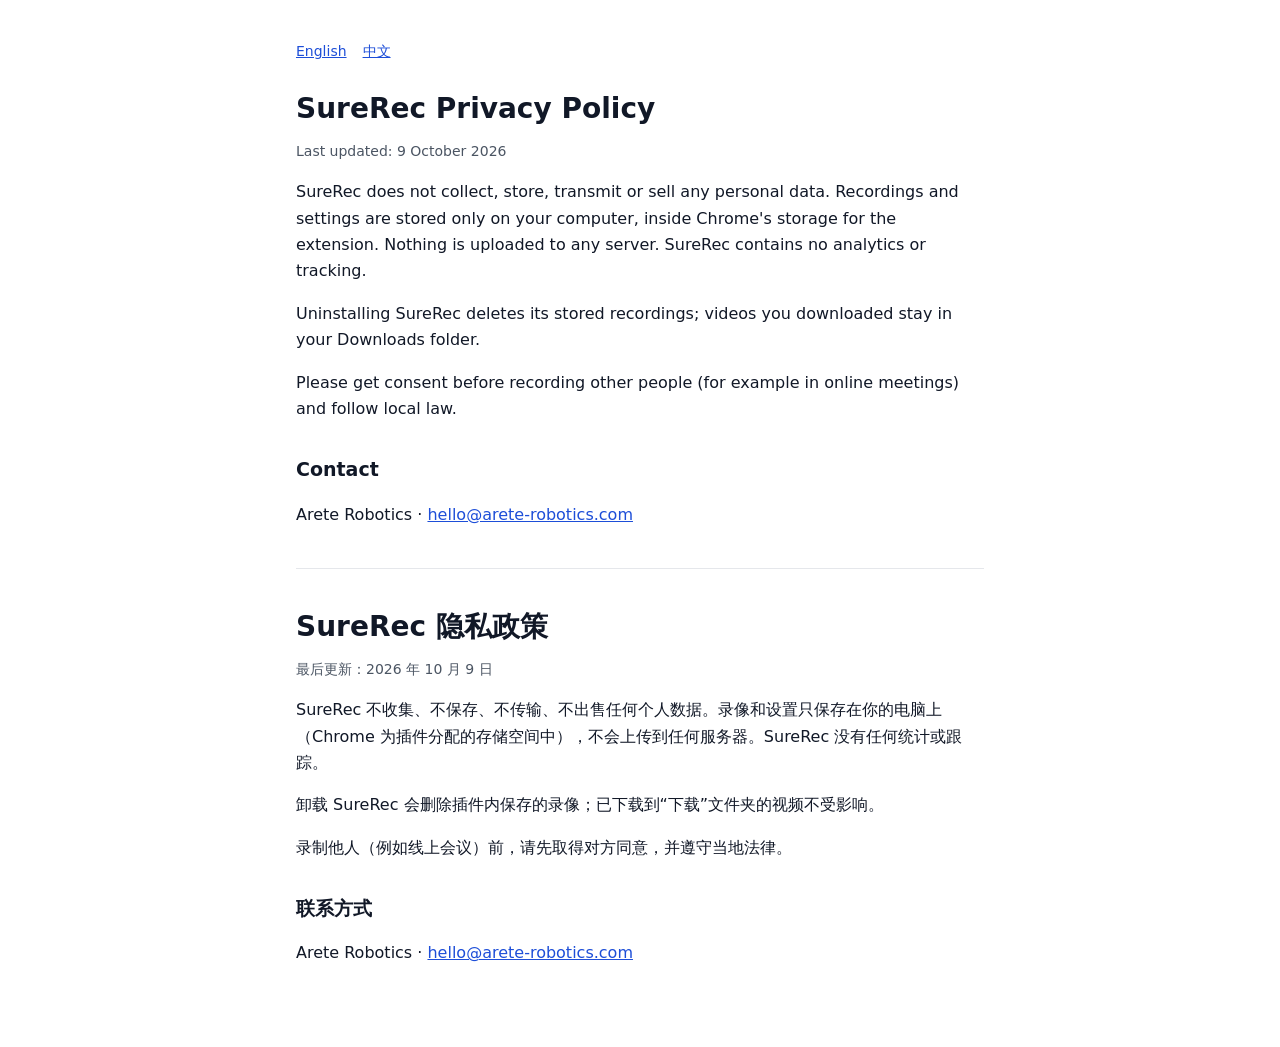
<file: surerec/privacy.html>
<!doctype html>
<html lang="en">
<head>
<meta charset="utf-8">
<meta name="viewport" content="width=device-width, initial-scale=1">
<title>SureRec Privacy Policy</title>
<link rel="stylesheet" href="../style.css">
<link rel="icon" href="../favicon.png">
<link rel="apple-touch-icon" href="../apple-touch-icon.png">
</head>
<body>
<main>
<nav><a href="#en">English</a><a href="#zh">中文</a></nav>
<section id="en" lang="en">
<h1>SureRec Privacy Policy</h1>
<p class="muted">Last updated: 9 October 2026</p>
<p>SureRec does not collect, store, transmit or sell any personal data. Recordings and settings are stored only on your computer, inside Chrome's storage for the extension. Nothing is uploaded to any server. SureRec contains no analytics or tracking.</p>
<p>Uninstalling SureRec deletes its stored recordings; videos you downloaded stay in your Downloads folder.</p>
<p>Please get consent before recording other people (for example in online meetings) and follow local law.</p>
<h2>Contact</h2>
<p>Arete Robotics · <a href="mailto:hello@arete-robotics.com">hello@arete-robotics.com</a></p>
</section>
<hr>
<section id="zh" lang="zh-CN">
<h1>SureRec 隐私政策</h1>
<p class="muted">最后更新：2026 年 10 月 9 日</p>
<p>SureRec 不收集、不保存、不传输、不出售任何个人数据。录像和设置只保存在你的电脑上（Chrome 为插件分配的存储空间中），不会上传到任何服务器。SureRec 没有任何统计或跟踪。</p>
<p>卸载 SureRec 会删除插件内保存的录像；已下载到“下载”文件夹的视频不受影响。</p>
<p>录制他人（例如线上会议）前，请先取得对方同意，并遵守当地法律。</p>
<h2>联系方式</h2>
<p>Arete Robotics · <a href="mailto:hello@arete-robotics.com">hello@arete-robotics.com</a></p>
</section>
</main>
</body>
</html>
</file>
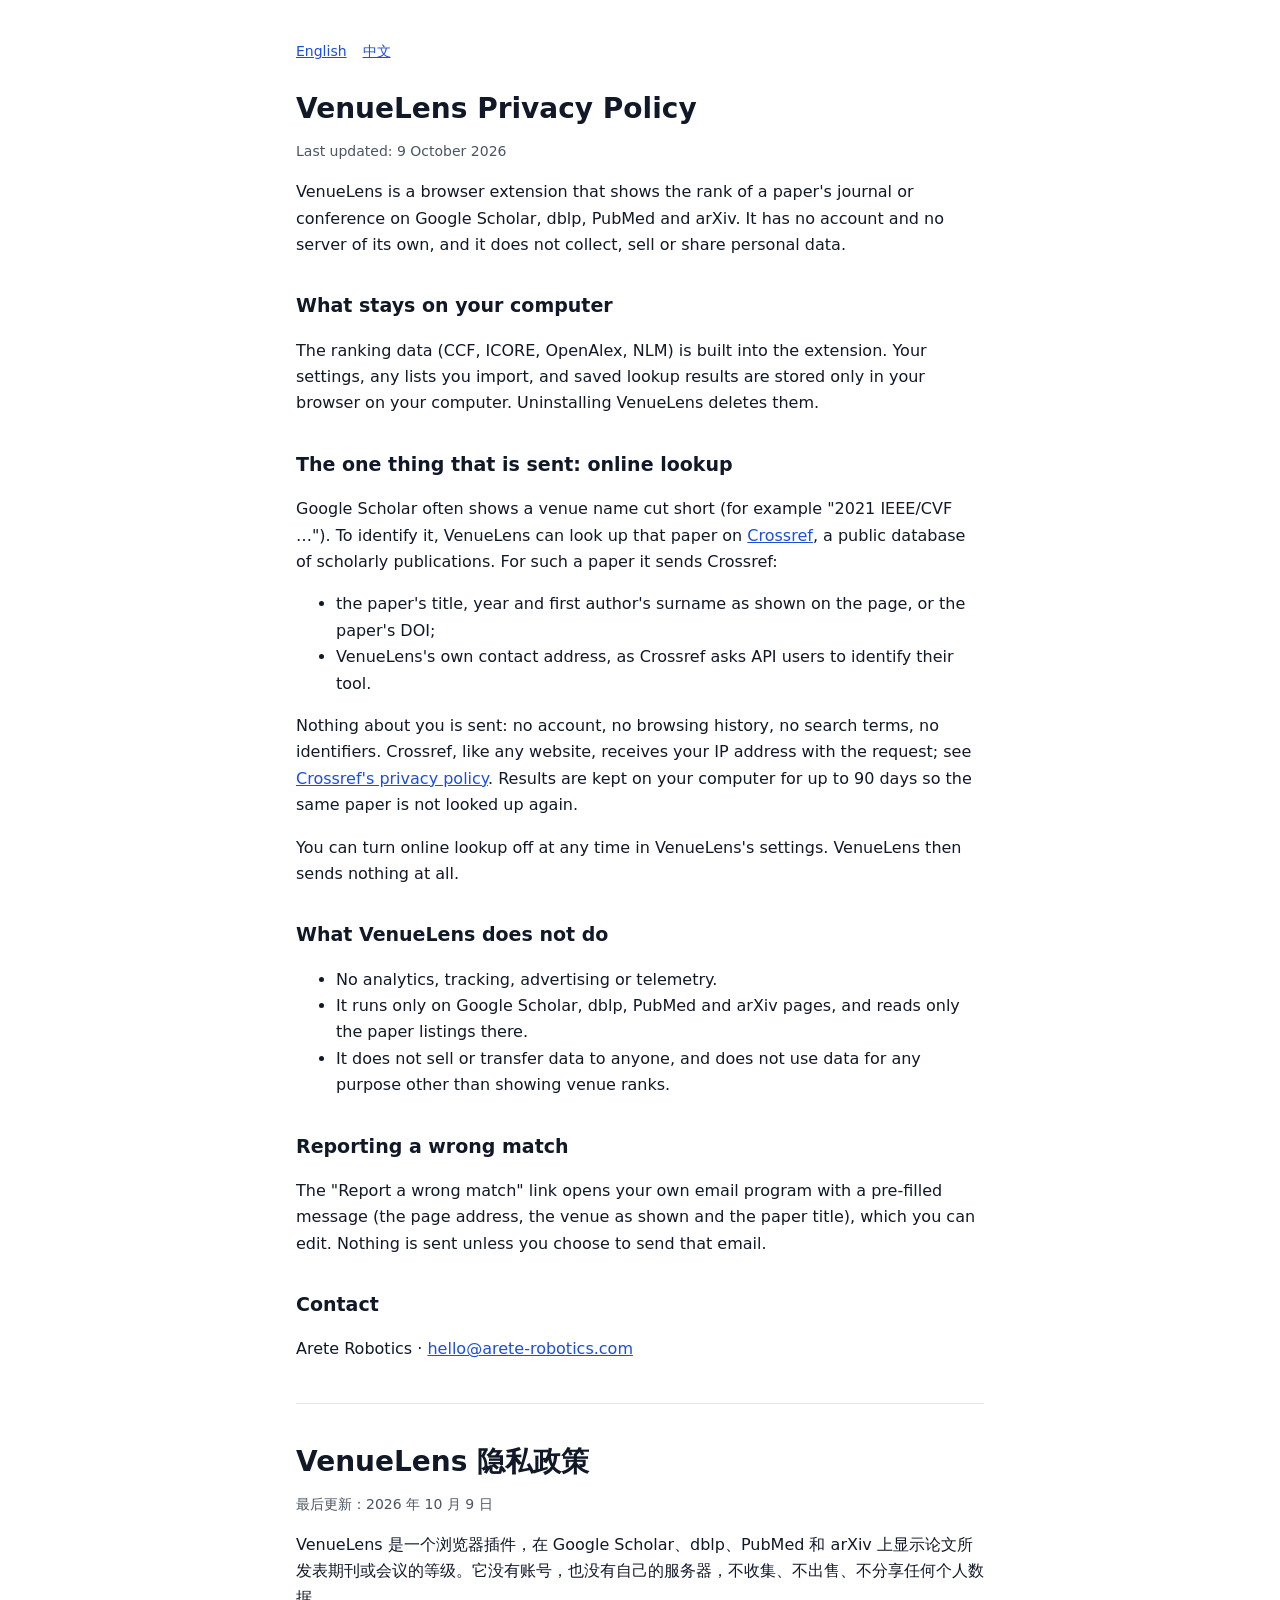
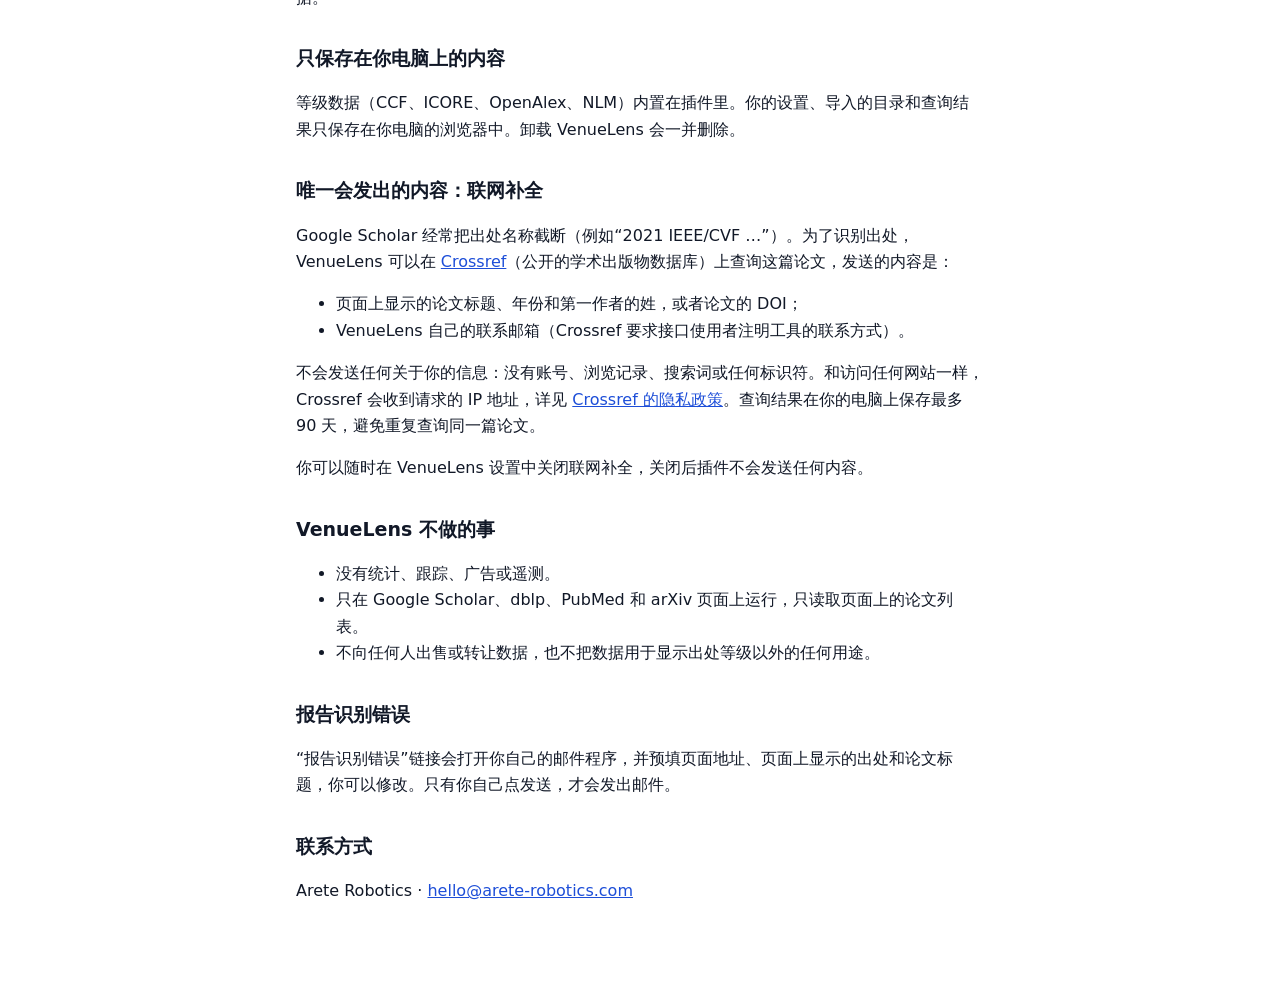
<file: venuelens/privacy.html>
<!doctype html>
<html lang="en">
<head>
<meta charset="utf-8">
<meta name="viewport" content="width=device-width, initial-scale=1">
<title>VenueLens Privacy Policy</title>
<link rel="stylesheet" href="../style.css">
<link rel="icon" href="../favicon.png">
<link rel="apple-touch-icon" href="../apple-touch-icon.png">
</head>
<body>
<main>
<nav><a href="#en">English</a><a href="#zh">中文</a></nav>

<section id="en" lang="en">
<h1>VenueLens Privacy Policy</h1>
<p class="muted">Last updated: 9 October 2026</p>

<p>VenueLens is a browser extension that shows the rank of a paper's journal or conference on Google Scholar, dblp, PubMed and arXiv. It has no account and no server of its own, and it does not collect, sell or share personal data.</p>

<h2>What stays on your computer</h2>
<p>The ranking data (CCF, ICORE, OpenAlex, NLM) is built into the extension. Your settings, any lists you import, and saved lookup results are stored only in your browser on your computer. Uninstalling VenueLens deletes them.</p>

<h2>The one thing that is sent: online lookup</h2>
<p>Google Scholar often shows a venue name cut short (for example "2021 IEEE/CVF …"). To identify it, VenueLens can look up that paper on <a href="https://www.crossref.org">Crossref</a>, a public database of scholarly publications. For such a paper it sends Crossref:</p>
<ul>
<li>the paper's title, year and first author's surname as shown on the page, or the paper's DOI;</li>
<li>VenueLens's own contact address, as Crossref asks API users to identify their tool.</li>
</ul>
<p>Nothing about you is sent: no account, no browsing history, no search terms, no identifiers. Crossref, like any website, receives your IP address with the request; see <a href="https://www.crossref.org/operations-and-sustainability/privacy/">Crossref's privacy policy</a>. Results are kept on your computer for up to 90 days so the same paper is not looked up again.</p>
<p>You can turn online lookup off at any time in VenueLens's settings. VenueLens then sends nothing at all.</p>

<h2>What VenueLens does not do</h2>
<ul>
<li>No analytics, tracking, advertising or telemetry.</li>
<li>It runs only on Google Scholar, dblp, PubMed and arXiv pages, and reads only the paper listings there.</li>
<li>It does not sell or transfer data to anyone, and does not use data for any purpose other than showing venue ranks.</li>
</ul>

<h2>Reporting a wrong match</h2>
<p>The "Report a wrong match" link opens your own email program with a pre-filled message (the page address, the venue as shown and the paper title), which you can edit. Nothing is sent unless you choose to send that email.</p>

<h2>Contact</h2>
<p>Arete Robotics · <a href="mailto:hello@arete-robotics.com">hello@arete-robotics.com</a></p>
</section>

<hr>

<section id="zh" lang="zh-CN">
<h1>VenueLens 隐私政策</h1>
<p class="muted">最后更新：2026 年 10 月 9 日</p>

<p>VenueLens 是一个浏览器插件，在 Google Scholar、dblp、PubMed 和 arXiv 上显示论文所发表期刊或会议的等级。它没有账号，也没有自己的服务器，不收集、不出售、不分享任何个人数据。</p>

<h2>只保存在你电脑上的内容</h2>
<p>等级数据（CCF、ICORE、OpenAlex、NLM）内置在插件里。你的设置、导入的目录和查询结果只保存在你电脑的浏览器中。卸载 VenueLens 会一并删除。</p>

<h2>唯一会发出的内容：联网补全</h2>
<p>Google Scholar 经常把出处名称截断（例如“2021 IEEE/CVF …”）。为了识别出处，VenueLens 可以在 <a href="https://www.crossref.org">Crossref</a>（公开的学术出版物数据库）上查询这篇论文，发送的内容是：</p>
<ul>
<li>页面上显示的论文标题、年份和第一作者的姓，或者论文的 DOI；</li>
<li>VenueLens 自己的联系邮箱（Crossref 要求接口使用者注明工具的联系方式）。</li>
</ul>
<p>不会发送任何关于你的信息：没有账号、浏览记录、搜索词或任何标识符。和访问任何网站一样，Crossref 会收到请求的 IP 地址，详见 <a href="https://www.crossref.org/operations-and-sustainability/privacy/">Crossref 的隐私政策</a>。查询结果在你的电脑上保存最多 90 天，避免重复查询同一篇论文。</p>
<p>你可以随时在 VenueLens 设置中关闭联网补全，关闭后插件不会发送任何内容。</p>

<h2>VenueLens 不做的事</h2>
<ul>
<li>没有统计、跟踪、广告或遥测。</li>
<li>只在 Google Scholar、dblp、PubMed 和 arXiv 页面上运行，只读取页面上的论文列表。</li>
<li>不向任何人出售或转让数据，也不把数据用于显示出处等级以外的任何用途。</li>
</ul>

<h2>报告识别错误</h2>
<p>“报告识别错误”链接会打开你自己的邮件程序，并预填页面地址、页面上显示的出处和论文标题，你可以修改。只有你自己点发送，才会发出邮件。</p>

<h2>联系方式</h2>
<p>Arete Robotics · <a href="mailto:hello@arete-robotics.com">hello@arete-robotics.com</a></p>
</section>
</main>
</body>
</html>
</file>
<file: coupleatlas/style.css>
:root{color-scheme:light dark;--paper:#faf5eb;--ink:#30282a;--rose:#94334a;--muted:#75676a;--line:#decbd0}*{box-sizing:border-box}html{scroll-behavior:smooth}body{margin:0;background:var(--paper);color:var(--ink);font:17px/1.75 -apple-system,BlinkMacSystemFont,"Segoe UI","PingFang SC",sans-serif}main{max-width:780px;margin:0 auto;padding:44px 24px 80px}nav{display:flex;gap:22px;flex-wrap:wrap;margin-bottom:40px;font-size:15px}a{color:var(--rose);text-underline-offset:4px}h1{font:500 42px/1.2 Georgia,"Songti SC",serif;color:var(--rose);margin:0 0 24px}h2{font-size:22px;line-height:1.4;margin:32px 0 10px}p,ul{margin:10px 0 18px}li{margin-bottom:8px}.muted{font-size:14px;color:var(--muted)}hr{border:0;border-top:1px solid var(--line);margin:56px 0}section{scroll-margin-top:24px}@media(prefers-color-scheme:dark){:root{--paper:#1a1717;--ink:#eee6df;--rose:#e0909e;--muted:#bcaeb0;--line:#594249}}@media(max-width:480px){main{padding-top:28px}h1{font-size:34px}}@media(prefers-reduced-motion:reduce){html{scroll-behavior:auto}}
</file>
<file: facecompass/style.css>
:root{color-scheme:light dark;--paper:#f3f4f2;--ink:#1f2327;--accent:#0b8479;--muted:#5e666c;--line:#d5d9d8;--todo:#9a5b12}*{box-sizing:border-box}html{scroll-behavior:smooth}body{margin:0;background:var(--paper);color:var(--ink);font:17px/1.75 -apple-system,BlinkMacSystemFont,"Segoe UI","PingFang SC",sans-serif}main{max-width:780px;margin:0 auto;padding:44px 24px 80px}nav{display:flex;gap:22px;flex-wrap:wrap;margin-bottom:40px;font-size:15px;font-family:ui-monospace,SFMono-Regular,Menlo,monospace}a{color:var(--accent);text-underline-offset:4px}h1,h2{font-weight:600;line-height:1.3}h1{font-size:38px;color:var(--accent);margin:0 0 24px;letter-spacing:-.01em}h2{font-size:22px;margin:32px 0 10px;padding-top:14px;border-top:1px solid var(--line)}h3{font-size:18px;margin:26px 0 8px}p,ul{margin:10px 0 18px}li{margin-bottom:8px}hr{border:0;border-top:1px solid var(--line);margin:56px 0}section{scroll-margin-top:24px}.todo{color:var(--todo)}@media(prefers-color-scheme:dark){:root{--paper:#16191c;--ink:#e6e9ea;--accent:#2ec4b6;--muted:#9aa3a9;--line:#353b41;--todo:#e0a458}}@media(max-width:480px){main{padding-top:28px}h1{font-size:30px}}@media(prefers-reduced-motion:reduce){html{scroll-behavior:auto}}
</file>
<file: liftbalance/style.css>
:root{color-scheme:light dark;--paper:#f6f7f9;--ink:#1c2128;--blue:#2f66c8;--muted:#5f6875;--line:#d6dbe3}*{box-sizing:border-box}html{scroll-behavior:smooth}body{margin:0;background:var(--paper);color:var(--ink);font:17px/1.75 -apple-system,BlinkMacSystemFont,"Segoe UI","PingFang SC",sans-serif}main{max-width:780px;margin:0 auto;padding:44px 24px 80px}nav{display:flex;gap:22px;flex-wrap:wrap;margin-bottom:40px;font-size:15px}a{color:var(--blue);text-underline-offset:4px}h1{font-size:40px;line-height:1.2;font-weight:800;margin:0 0 24px}h2{font-size:22px;line-height:1.4;margin:32px 0 10px}p,ul{margin:10px 0 18px}.muted{font-size:14px;color:var(--muted)}hr{border:0;border-top:1px solid var(--line);margin:56px 0}section{scroll-margin-top:24px}@media(prefers-color-scheme:dark){:root{--paper:#0f1419;--ink:#e8ecf1;--blue:#7ea8f5;--muted:#a3adba;--line:#333c48}}@media(max-width:480px){main{padding-top:28px}h1{font-size:32px}}@media(prefers-reduced-motion:reduce){html{scroll-behavior:auto}}
</file>
<file: monthlet/style.css>
:root{color-scheme:light dark;--paper:#fbf6ef;--ink:#38302b;--accent:#b8704f;--muted:#857a70;--line:#e6dbcf;--todo:#9a5b12}*{box-sizing:border-box}html{scroll-behavior:smooth}body{margin:0;background:var(--paper);color:var(--ink);font:17px/1.75 -apple-system,BlinkMacSystemFont,"Segoe UI","PingFang SC",sans-serif}main{max-width:780px;margin:0 auto;padding:44px 24px 80px}nav{display:flex;gap:22px;flex-wrap:wrap;margin-bottom:40px;font-size:15px}a{color:var(--accent);text-underline-offset:4px}h1,h2{font-weight:600;line-height:1.3}h1{font-size:38px;color:var(--accent);margin:0 0 24px;letter-spacing:-.01em;font-family:ui-rounded,-apple-system,"PingFang SC",sans-serif}h2{font-size:21px;margin:32px 0 10px;padding-top:14px;border-top:1px solid var(--line)}p,ul{margin:10px 0 18px}li{margin-bottom:8px}hr{border:0;border-top:1px solid var(--line);margin:56px 0}section{scroll-margin-top:24px}.todo{color:var(--todo)}@media(prefers-color-scheme:dark){:root{--paper:#1b1816;--ink:#efe8e1;--accent:#e2a17f;--muted:#a99d92;--line:#3a332e;--todo:#e0a458}}@media(max-width:480px){main{padding-top:28px}h1{font-size:30px}}@media(prefers-reduced-motion:reduce){html{scroll-behavior:auto}}
</file>
<file: style.css>
:root { --bg: #ffffff; --fg: #111827; --muted: #4b5563; --line: #e5e7eb; --accent: #1d4ed8; color-scheme: light dark; }
@media (prefers-color-scheme: dark) { :root { --bg: #111827; --fg: #f3f4f6; --muted: #d1d5db; --line: #374151; --accent: #93c5fd; } }
* { box-sizing: border-box; }
body { margin: 0; background: var(--bg); color: var(--fg); font: 16px/1.65 system-ui, -apple-system, "Segoe UI", "PingFang SC", "Microsoft YaHei", sans-serif; }
main { max-width: 720px; margin: 0 auto; padding: 40px 16px 64px; }
h1 { font-size: 28px; line-height: 1.25; margin: 0 0 6px; }
h2 { font-size: 19px; margin: 32px 0 8px; }
p, li { color: var(--fg); }
.muted { color: var(--muted); font-size: 14px; }
a { color: var(--accent); }
nav { display: flex; gap: 16px; margin-bottom: 28px; font-size: 14px; }
hr { border: 0; border-top: 1px solid var(--line); margin: 40px 0; }
table { border-collapse: collapse; width: 100%; font-size: 15px; }
th, td { text-align: left; border-bottom: 1px solid var(--line); padding: 8px 6px; vertical-align: top; }
</file>
